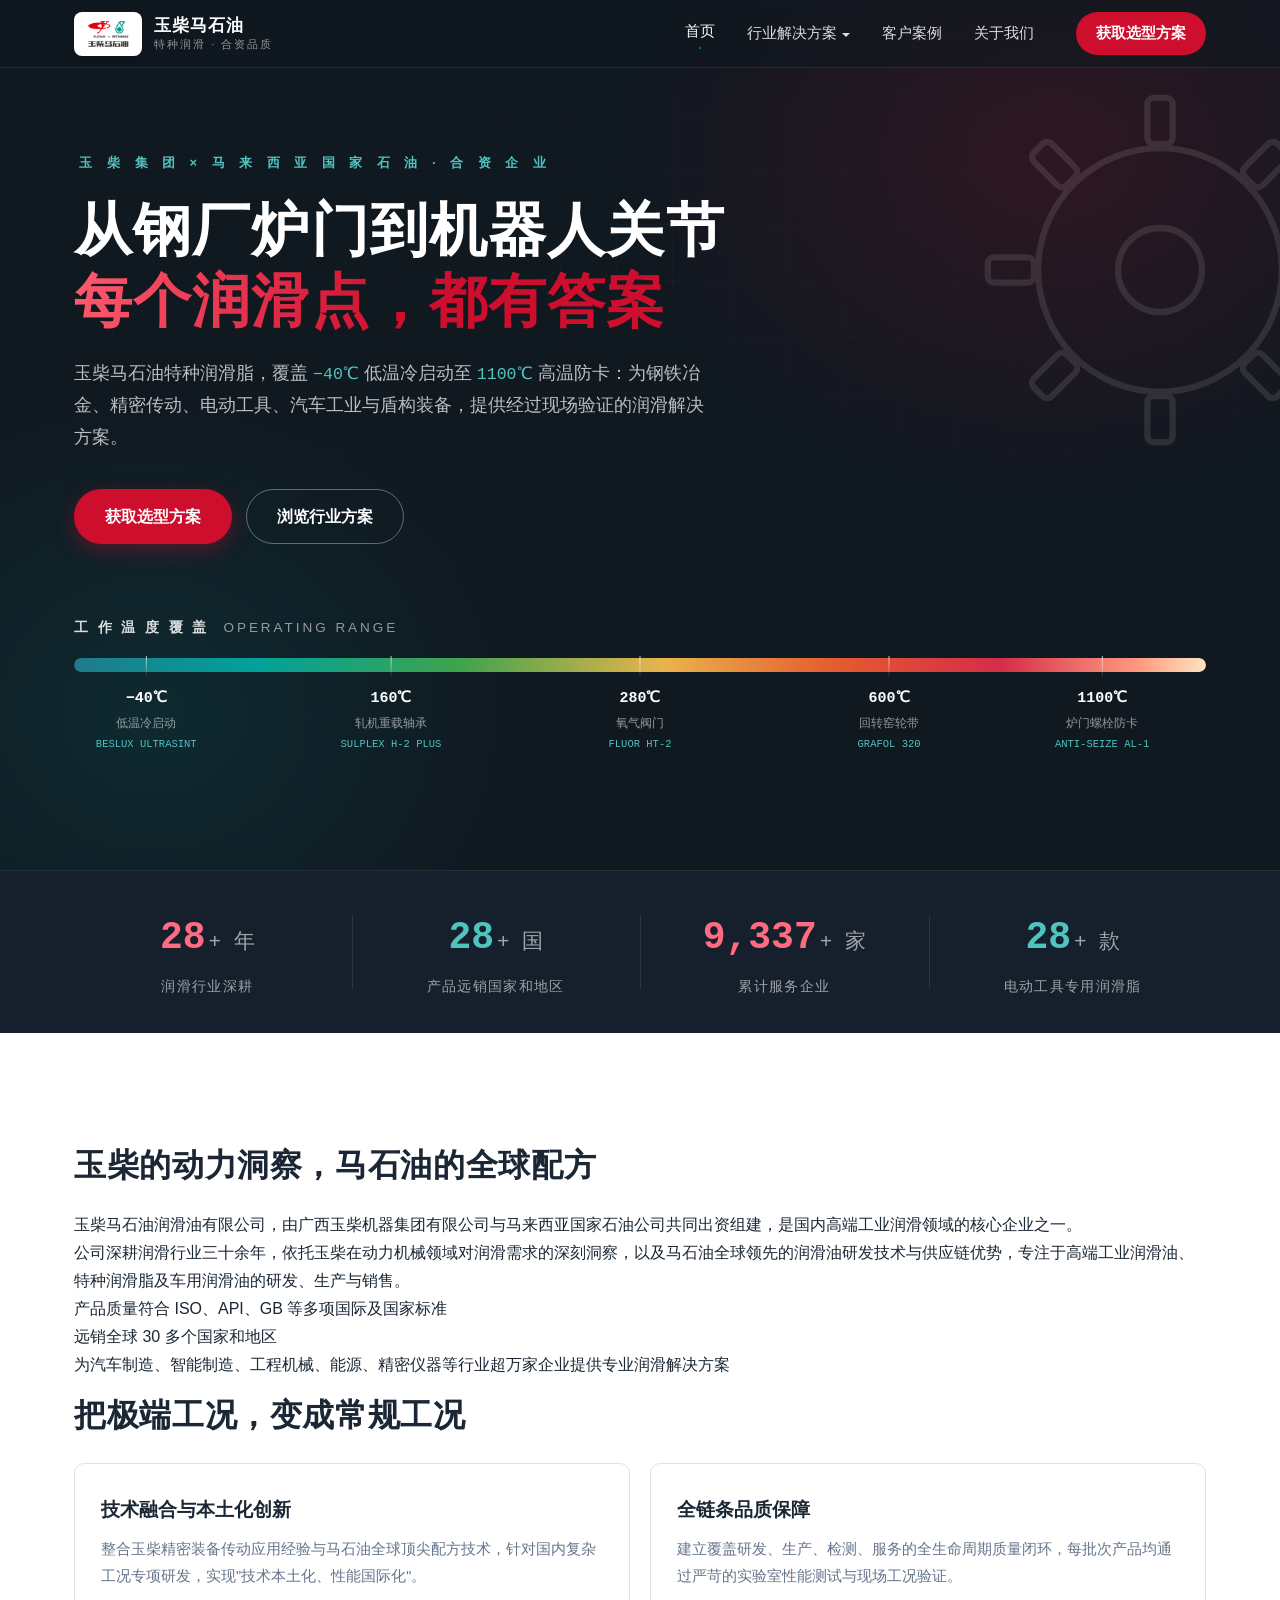
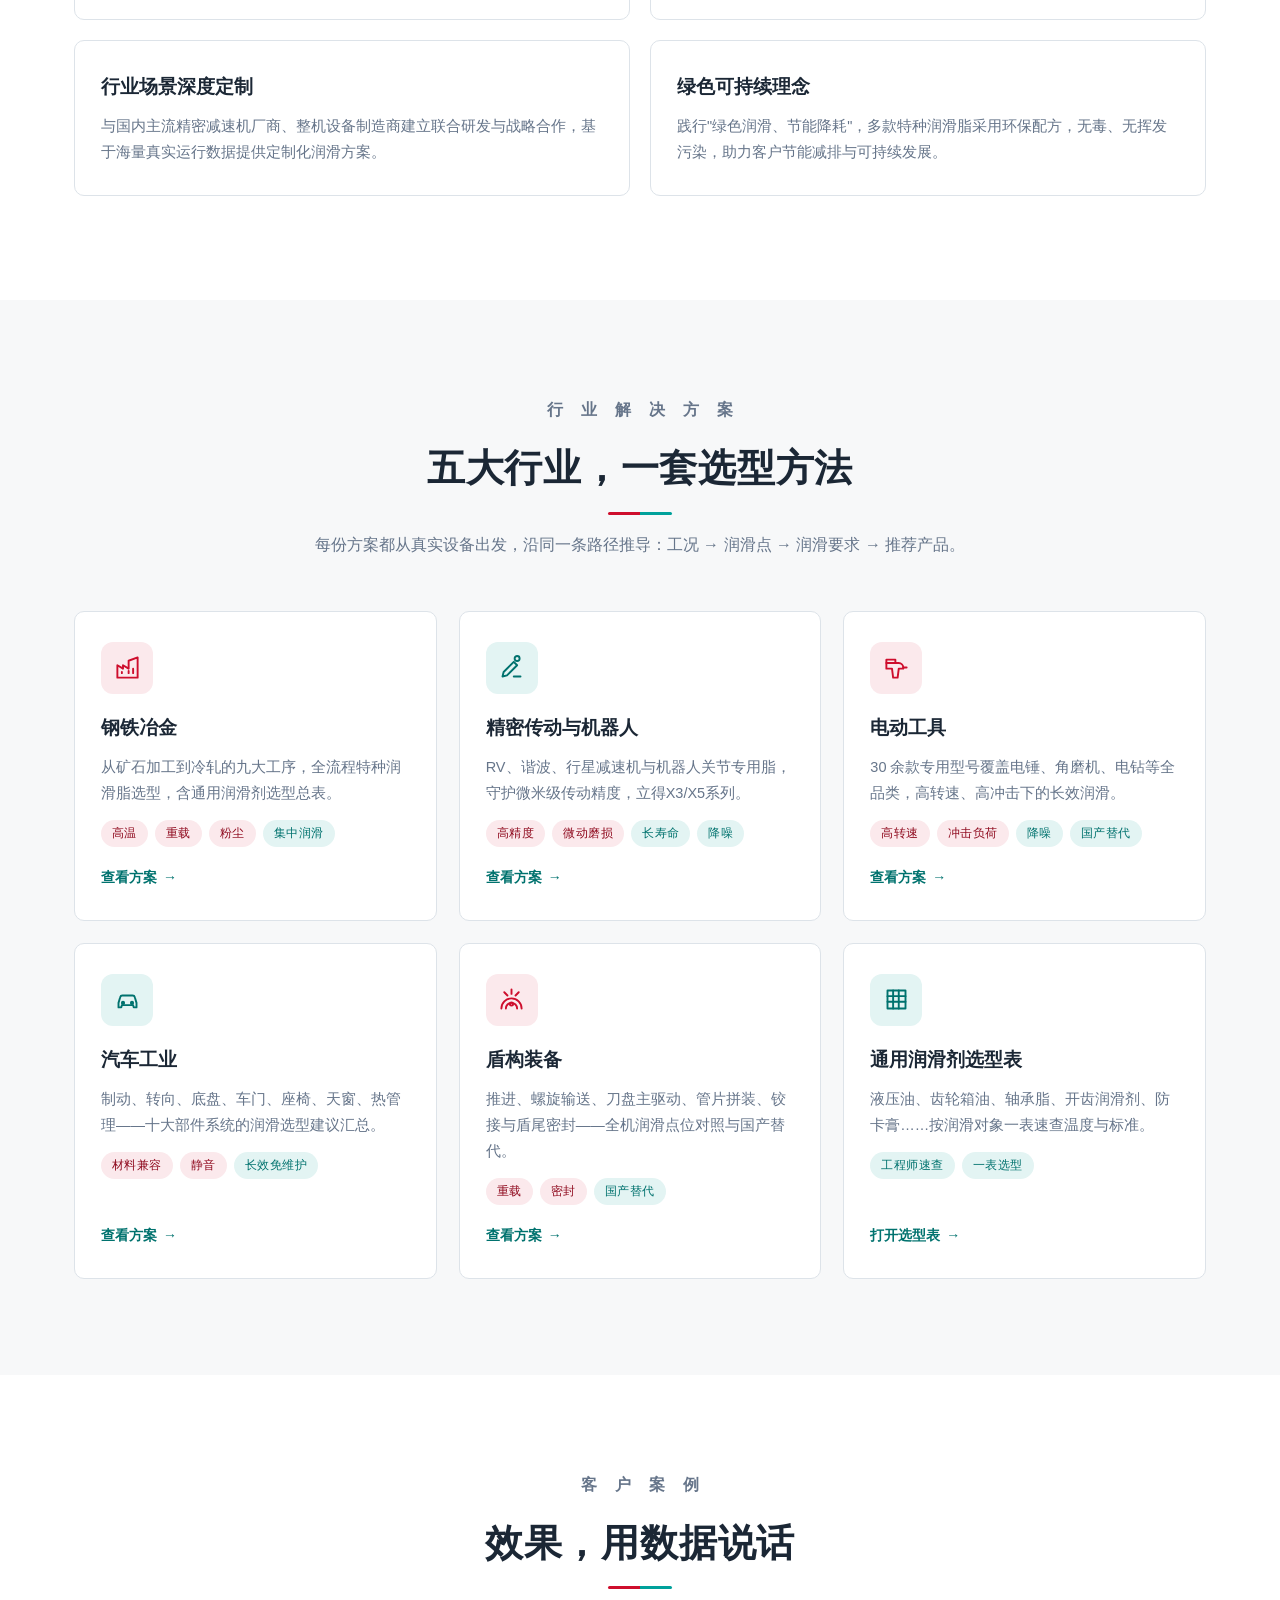
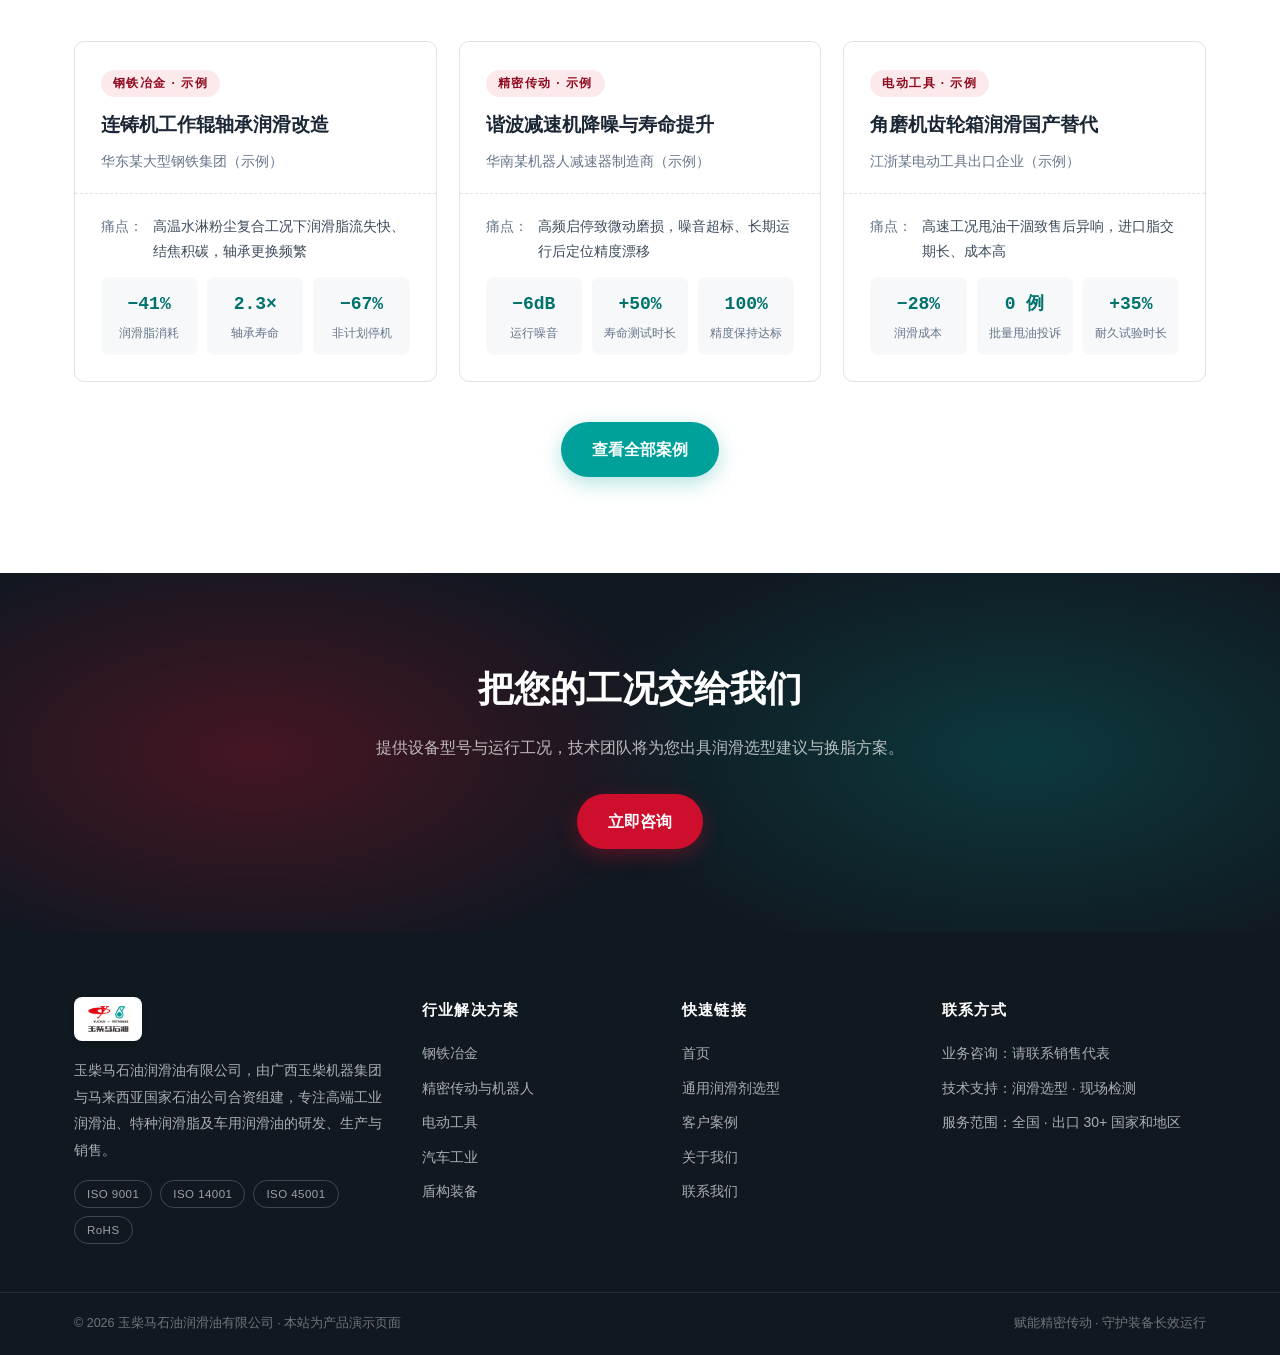
<file: index.html>
<!DOCTYPE html>
<html lang="zh-CN">
<head>
<meta charset="UTF-8">
<meta name="viewport" content="width=device-width, initial-scale=1.0">
<title>玉柴马石油 · 特种润滑解决方案</title>
<meta name="description" content="玉柴马石油润滑油有限公司——玉柴集团与马来西亚国家石油公司合资企业，为钢铁冶金、精密传动、电动工具、汽车工业、盾构装备提供特种润滑脂与全套润滑解决方案。">
<link rel="icon" type="image/png" href="assets/img/logo.png">
<link rel="stylesheet" href="assets/css/style.css">
</head>
<body>

<header class="nav" id="nav">
  <div class="nav-inner">
    <a class="brand" href="index.html" aria-label="玉柴马石油 首页">
      <span class="brand-chip"><img src="assets/img/logo.png" alt="玉柴马石油 YUCHAI · PETRONAS"></span>
      <span class="brand-name">玉柴马石油<small>特种润滑 · 合资品质</small></span>
    </a>
    <nav aria-label="主导航">
      <ul class="nav-links">
        <li><a class="top-link active" href="index.html">首页</a></li>
        <li>
          <a class="top-link" href="solutions/steel.html" aria-haspopup="true">行业解决方案<span class="caret"></span></a>
          <ul class="dropdown">
            <li><a href="solutions/steel.html"><span class="dot"></span>钢铁冶金</a></li>
            <li><a href="solutions/precision.html"><span class="dot"></span>精密传动与机器人</a></li>
            <li><a href="solutions/power-tools.html"><span class="dot"></span>电动工具</a></li>
            <li><a href="solutions/automotive.html"><span class="dot"></span>汽车工业</a></li>
            <li><a href="solutions/tbm.html"><span class="dot"></span>盾构装备</a></li>
          </ul>
        </li>
        <li><a class="top-link" href="cases.html">客户案例</a></li>
        <li><a class="top-link" href="about.html">关于我们</a></li>
      </ul>
    </nav>
    <a class="nav-cta" href="about.html#contact">获取选型方案</a>
    <button class="nav-burger" aria-label="打开菜单" aria-expanded="false"><span></span></button>
  </div>
</header>

<main>

<!-- 英雄区（设计元素，静态） -->
<section class="hero">
  <div class="hero-grid" aria-hidden="true"></div>
  <svg aria-hidden="true" style="position:absolute;right:-90px;top:60px;width:420px;opacity:.10" viewBox="0 0 200 200" fill="none">
    <g class="gear-spin">
      <circle cx="100" cy="100" r="58" stroke="#fff" stroke-width="3"/>
      <circle cx="100" cy="100" r="20" stroke="#fff" stroke-width="3"/>
      <g stroke="#fff" stroke-width="3">
        <rect x="94" y="18" width="12" height="22" rx="3"/><rect x="94" y="160" width="12" height="22" rx="3"/>
        <rect x="18" y="94" width="22" height="12" rx="3"/><rect x="160" y="94" width="22" height="12" rx="3"/>
        <rect x="94" y="18" width="12" height="22" rx="3" transform="rotate(45 100 100)"/>
        <rect x="94" y="160" width="12" height="22" rx="3" transform="rotate(45 100 100)"/>
        <rect x="18" y="94" width="22" height="12" rx="3" transform="rotate(45 100 100)"/>
        <rect x="160" y="94" width="22" height="12" rx="3" transform="rotate(45 100 100)"/>
      </g>
    </g>
  </svg>
  <div class="hero-inner">
    <p class="eyebrow">玉 柴 集 团 × 马 来 西 亚 国 家 石 油 · 合 资 企 业</p>
    <h1>从钢厂炉门到机器人关节<br><span class="accent">每个润滑点，都有答案</span></h1>
    <p class="hero-sub">玉柴马石油特种润滑脂，覆盖 <span class="mono">−40℃</span> 低温冷启动至 <span class="mono">1100℃</span> 高温防卡：为钢铁冶金、精密传动、电动工具、汽车工业与盾构装备，提供经过现场验证的润滑解决方案。</p>
    <div class="hero-actions">
      <a class="btn btn-red" href="about.html#contact">获取选型方案</a>
      <a class="btn btn-ghost" href="solutions/steel.html">浏览行业方案</a>
    </div>

    <div class="temp-band" aria-label="产品工作温度覆盖范围示意">
      <div class="temp-band-title"><strong>工 作 温 度 覆 盖</strong><span>OPERATING RANGE</span></div>
      <div class="temp-track"><div class="temp-fill"></div></div>
      <div class="temp-ticks">
        <div class="temp-tick start" style="left:3%"><div class="t-val">−40℃</div><div class="t-label">低温冷启动</div><div class="t-prod">BESLUX ULTRASINT</div></div>
        <div class="temp-tick" style="left:28%"><div class="t-val">160℃</div><div class="t-label">轧机重载轴承</div><div class="t-prod">SULPLEX H-2 PLUS</div></div>
        <div class="temp-tick" style="left:50%"><div class="t-val">280℃</div><div class="t-label">氧气阀门</div><div class="t-prod">FLUOR HT-2</div></div>
        <div class="temp-tick" style="left:72%"><div class="t-val">600℃</div><div class="t-label">回转窑轮带</div><div class="t-prod">GRAFOL 320</div></div>
        <div class="temp-tick end" style="left:94%"><div class="t-val">1100℃</div><div class="t-label">炉门螺栓防卡</div><div class="t-prod">ANTI-SEIZE AL-1</div></div>
      </div>
    </div>
  </div>
</section>

<!-- 数据条（静态） -->
<section class="stats" aria-label="公司关键数据">
  <div class="stats-inner">
    <div class="stat reveal"><div class="num" data-count="30">0<span class="unit">+ 年</span></div><div class="lbl">润滑行业深耕</div></div>
    <div class="stat reveal d1"><div class="num" data-count="30">0<span class="unit">+ 国</span></div><div class="lbl">产品远销国家和地区</div></div>
    <div class="stat reveal d2"><div class="num" data-count="10000">0<span class="unit">+ 家</span></div><div class="lbl">累计服务企业</div></div>
    <div class="stat reveal d3"><div class="num" data-count="30">0<span class="unit">+ 款</span></div><div class="lbl">电动工具专用润滑脂</div></div>
  </div>
</section>

<!-- 首页正文（Markdown 驱动，可编辑） -->
<section class="section">
  <div class="container">
    <div id="home-content" data-content="content/pages/home.md" data-base=""></div>
  </div>
</section>

<!-- 行业解决方案（导航入口，静态） -->
<section class="section tint" id="solutions">
  <div class="container">
    <div class="section-head center reveal">
      <p class="eyebrow">行 业 解 决 方 案</p>
      <h2>五大行业，一套选型方法</h2>
      <div class="seam"></div>
      <p>每份方案都从真实设备出发，沿同一条路径推导：工况 → 润滑点 → 润滑要求 → 推荐产品。</p>
    </div>
    <div class="grid c3">
      <a class="card industry-card reveal" href="solutions/steel.html">
        <div class="icon red"><svg viewBox="0 0 24 24" fill="none" stroke="currentColor" stroke-width="1.7" stroke-linecap="round" stroke-linejoin="round"><path d="M3 21V10l5 3V10l5 3V6l8-3v18H3z"/><path d="M17 13v4M13 15v2M7 16v1"/></svg></div>
        <h3>钢铁冶金</h3>
        <p>从矿石加工到冷轧的九大工序，全流程特种润滑脂选型，含通用润滑剂选型总表。</p>
        <div class="chips"><span class="chip">高温</span><span class="chip">重载</span><span class="chip">粉尘</span><span class="chip teal">集中润滑</span></div>
        <span class="more">查看方案</span>
      </a>
      <a class="card industry-card reveal d1" href="solutions/precision.html">
        <div class="icon"><svg viewBox="0 0 24 24" fill="none" stroke="currentColor" stroke-width="1.7" stroke-linecap="round" stroke-linejoin="round"><path d="M4 20l4-1 9-9-3-3-9 9-1 4z"/><circle cx="17" cy="4" r="2.2"/><path d="M14 20h6"/></svg></div>
        <h3>精密传动与机器人</h3>
        <p>RV、谐波、行星减速机与机器人关节专用脂，守护微米级传动精度，立得X3/X5系列。</p>
        <div class="chips"><span class="chip">高精度</span><span class="chip">微动磨损</span><span class="chip teal">长寿命</span><span class="chip teal">降噪</span></div>
        <span class="more">查看方案</span>
      </a>
      <a class="card industry-card reveal d2" href="solutions/power-tools.html">
        <div class="icon red"><svg viewBox="0 0 24 24" fill="none" stroke="currentColor" stroke-width="1.7" stroke-linecap="round" stroke-linejoin="round"><path d="M3 8h11a4 4 0 0 1 4 4v1h-4l-1 8h-4l-1-8H3V8z"/><path d="M18 12h3M3 8V5h8v3"/></svg></div>
        <h3>电动工具</h3>
        <p>30 余款专用型号覆盖电锤、角磨机、电钻等全品类，高转速、高冲击下的长效润滑。</p>
        <div class="chips"><span class="chip">高转速</span><span class="chip">冲击负荷</span><span class="chip teal">降噪</span><span class="chip teal">国产替代</span></div>
        <span class="more">查看方案</span>
      </a>
      <a class="card industry-card reveal" href="solutions/automotive.html">
        <div class="icon"><svg viewBox="0 0 24 24" fill="none" stroke="currentColor" stroke-width="1.7" stroke-linecap="round" stroke-linejoin="round"><path d="M4 15l1.5-5A2 2 0 0 1 7.4 8.5h9.2a2 2 0 0 1 1.9 1.5L20 15v4h-2.5l-.5-2H7l-.5 2H4v-4z"/><circle cx="8" cy="15" r="1"/><circle cx="16" cy="15" r="1"/></svg></div>
        <h3>汽车工业</h3>
        <p>制动、转向、底盘、车门、座椅、天窗、热管理——十大部件系统的润滑选型建议汇总。</p>
        <div class="chips"><span class="chip">材料兼容</span><span class="chip">静音</span><span class="chip teal">长效免维护</span></div>
        <span class="more">查看方案</span>
      </a>
      <a class="card industry-card reveal d1" href="solutions/tbm.html">
        <div class="icon red"><svg viewBox="0 0 24 24" fill="none" stroke="currentColor" stroke-width="1.7" stroke-linecap="round" stroke-linejoin="round"><path d="M3 20a9 9 0 0 1 18 0"/><path d="M7 20a5 5 0 0 1 10 0"/><circle cx="12" cy="16" r="1.4"/><path d="M12 3v4M5.6 5.6l2.8 2.8M18.4 5.6l-2.8 2.8"/></svg></div>
        <h3>盾构装备</h3>
        <p>推进、螺旋输送、刀盘主驱动、管片拼装、铰接与盾尾密封——全机润滑点位对照与国产替代。</p>
        <div class="chips"><span class="chip">重载</span><span class="chip">密封</span><span class="chip teal">国产替代</span></div>
        <span class="more">查看方案</span>
      </a>
      <a class="card industry-card reveal d2" href="solutions/steel.html#钢铁行业通用润滑剂选型">
        <div class="icon"><svg viewBox="0 0 24 24" fill="none" stroke="currentColor" stroke-width="1.7" stroke-linecap="round" stroke-linejoin="round"><path d="M4 4h16v16H4z"/><path d="M4 9h16M4 14h16M9 4v16M14 4v16"/></svg></div>
        <h3>通用润滑剂选型表</h3>
        <p>液压油、齿轮箱油、轴承脂、开齿润滑剂、防卡膏……按润滑对象一表速查温度与标准。</p>
        <div class="chips"><span class="chip teal">工程师速查</span><span class="chip teal">一表选型</span></div>
        <span class="more">打开选型表</span>
      </a>
    </div>
  </div>
</section>

<!-- 案例预览（由 manifest 动态生成） -->
<section class="section">
  <div class="container">
    <div class="section-head center reveal">
      <p class="eyebrow">客 户 案 例</p>
      <h2>效果，用数据说话</h2>
      <div class="seam"></div>
    </div>
    <div class="grid c3" id="home-cases"></div>
    <div style="text-align:center;margin-top:40px" class="reveal">
      <a class="btn btn-teal" href="cases.html">查看全部案例</a>
    </div>
  </div>
</section>

<section class="cta-band">
  <div class="container reveal">
    <h2>把您的工况交给我们</h2>
    <p>提供设备型号与运行工况，技术团队将为您出具润滑选型建议与换脂方案。</p>
    <a class="btn btn-red" href="about.html#contact">立即咨询</a>
  </div>
</section>

</main>


<footer class="footer">
  <div class="footer-main">
    <div>
      <span class="brand-chip"><img src="assets/img/logo.png" alt="玉柴马石油"></span>
      <p>玉柴马石油润滑油有限公司，由广西玉柴机器集团与马来西亚国家石油公司合资组建，专注高端工业润滑油、特种润滑脂及车用润滑油的研发、生产与销售。</p>
      <div class="badges">
        <span class="badge">ISO 9001</span><span class="badge">ISO 14001</span>
        <span class="badge">ISO 45001</span><span class="badge">RoHS</span>
      </div>
    </div>
    <div>
      <h4>行业解决方案</h4>
      <ul>
        <li><a href="solutions/steel.html">钢铁冶金</a></li>
        <li><a href="solutions/precision.html">精密传动与机器人</a></li>
        <li><a href="solutions/power-tools.html">电动工具</a></li>
        <li><a href="solutions/automotive.html">汽车工业</a></li>
        <li><a href="solutions/tbm.html">盾构装备</a></li>
      </ul>
    </div>
    <div>
      <h4>快速链接</h4>
      <ul>
        <li><a href="index.html">首页</a></li>
        <li><a href="solutions/steel.html#钢铁行业通用润滑剂选型">通用润滑剂选型</a></li>
        <li><a href="cases.html">客户案例</a></li>
        <li><a href="about.html">关于我们</a></li>
        <li><a href="about.html#contact">联系我们</a></li>
      </ul>
    </div>
    <div>
      <h4>联系方式</h4>
      <ul>
        <li>业务咨询：请联系销售代表</li>
        <li>技术支持：润滑选型 · 现场检测</li>
        <li>服务范围：全国 · 出口 30+ 国家和地区</li>
      </ul>
    </div>
  </div>
  <div class="footer-bottom">
    <div class="inner">
      <span>© 2026 玉柴马石油润滑油有限公司 · 本站为产品演示页面</span>
      <span>赋能精密传动 · 守护装备长效运行</span>
    </div>
  </div>
</footer>

<script src="assets/js/main.js"></script>
<script src="assets/js/vendor/marked.min.js"></script>
<script src="assets/js/md-render.js"></script>
</body>
</html>
</file>
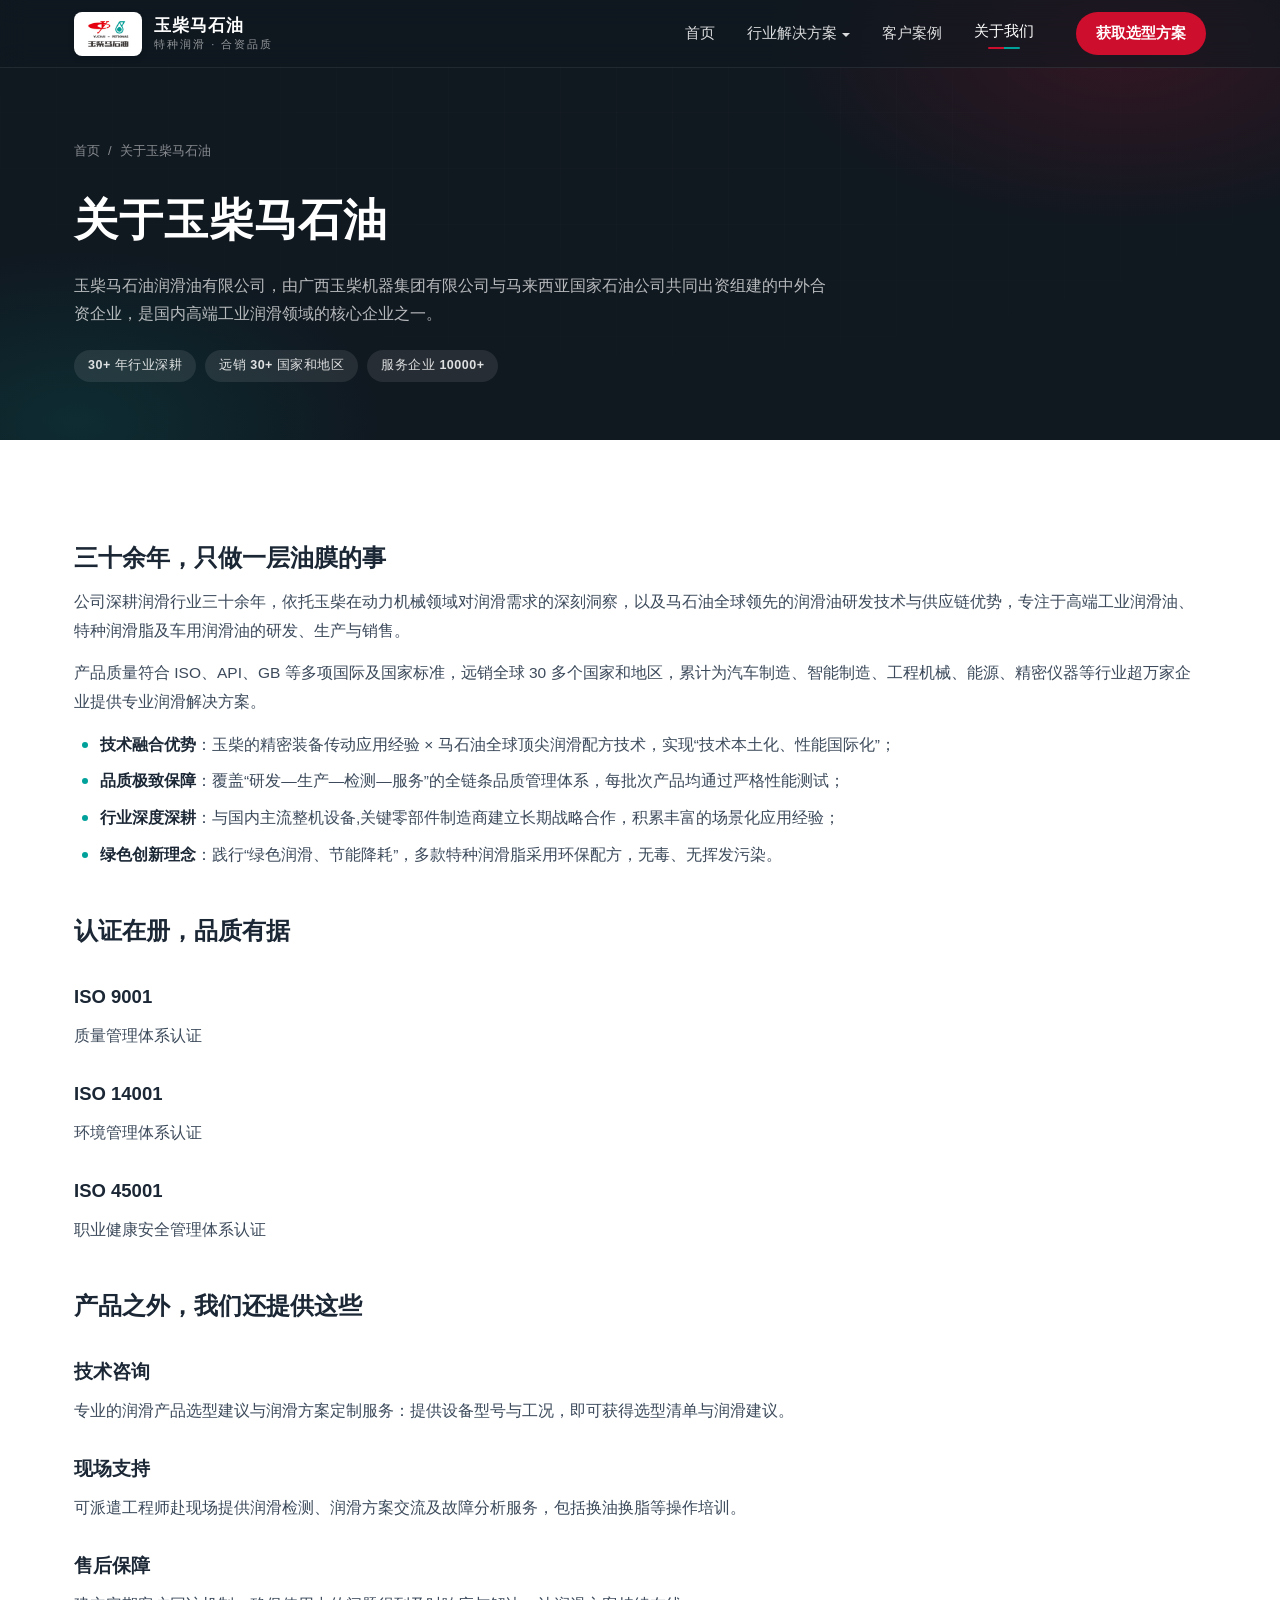
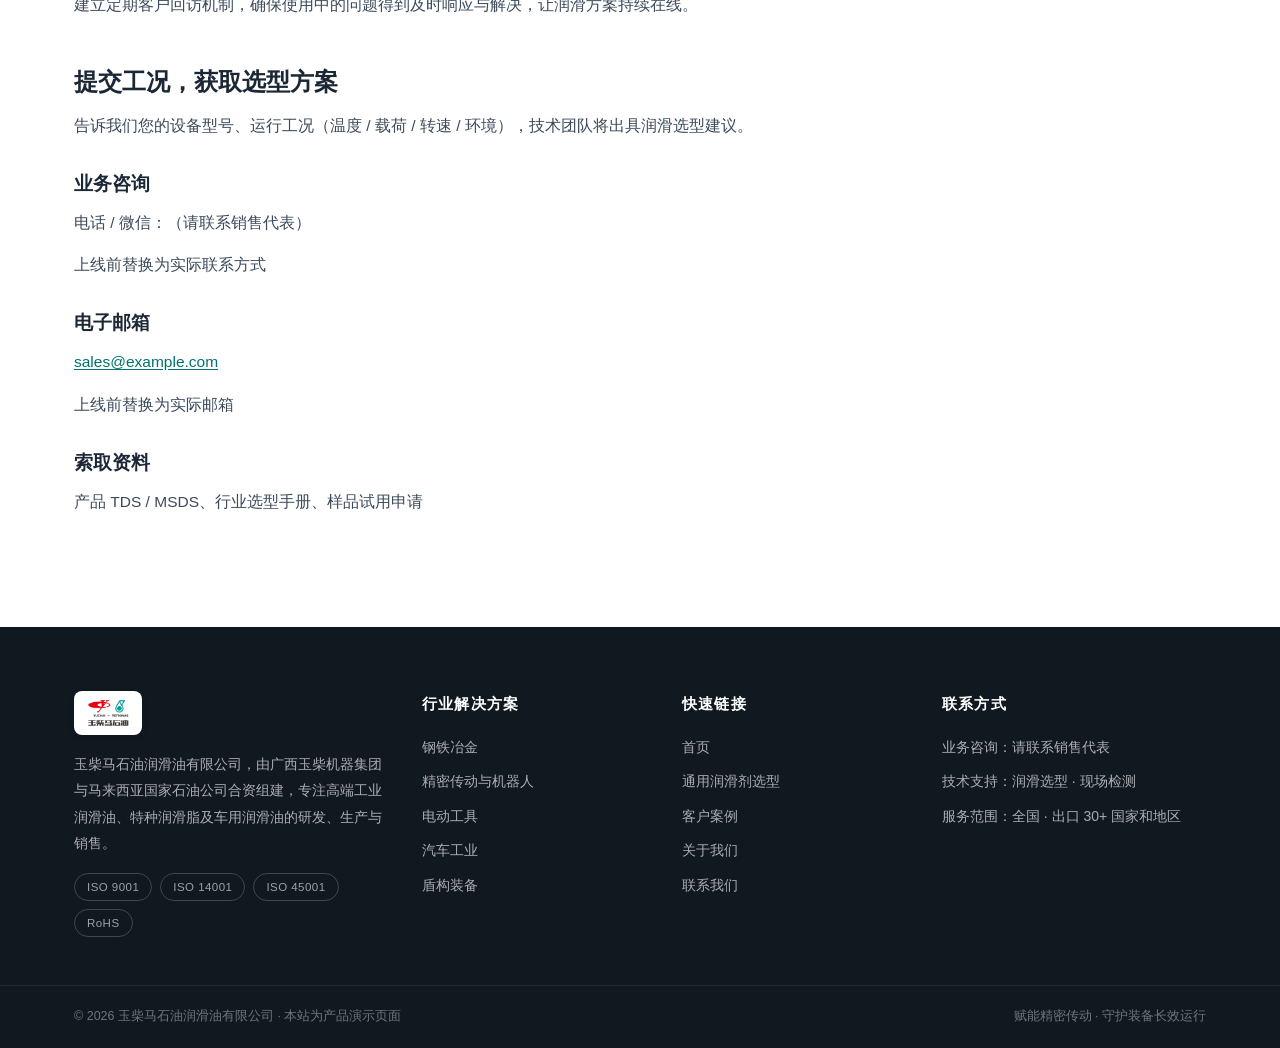
<file: about.html>
<!DOCTYPE html>
<html lang="zh-CN">
<head>
<meta charset="UTF-8">
<meta name="viewport" content="width=device-width, initial-scale=1.0">
<title>关于我们 · 玉柴马石油</title>
<meta name="description" content="玉柴马石油润滑油有限公司简介：合资背景、品牌优势、质量认证（ISO 9001/14001/45001、RoHS）与服务支持。">
<link rel="icon" type="image/png" href="assets/img/logo.png">
<link rel="stylesheet" href="assets/css/style.css">
</head>
<body>

<header class="nav" id="nav">
  <div class="nav-inner">
    <a class="brand" href="index.html" aria-label="玉柴马石油 首页">
      <span class="brand-chip"><img src="assets/img/logo.png" alt="玉柴马石油 YUCHAI · PETRONAS"></span>
      <span class="brand-name">玉柴马石油<small>特种润滑 · 合资品质</small></span>
    </a>
    <nav aria-label="主导航">
      <ul class="nav-links">
        <li><a class="top-link" href="index.html">首页</a></li>
        <li>
          <a class="top-link" href="solutions/steel.html" aria-haspopup="true">行业解决方案<span class="caret"></span></a>
          <ul class="dropdown">
            <li><a href="solutions/steel.html"><span class="dot"></span>钢铁冶金</a></li>
            <li><a href="solutions/precision.html"><span class="dot"></span>精密传动与机器人</a></li>
            <li><a href="solutions/power-tools.html"><span class="dot"></span>电动工具</a></li>
            <li><a href="solutions/automotive.html"><span class="dot"></span>汽车工业</a></li>
            <li><a href="solutions/tbm.html"><span class="dot"></span>盾构装备</a></li>
          </ul>
        </li>
        <li><a class="top-link" href="cases.html">客户案例</a></li>
        <li><a class="top-link active" href="about.html">关于我们</a></li>
      </ul>
    </nav>
    <a class="nav-cta" href="about.html#contact">获取选型方案</a>
    <button class="nav-burger" aria-label="打开菜单" aria-expanded="false"><span></span></button>
  </div>
</header>

<main>
  <div id="page-root" data-layout="doc" data-base="" data-content="content/pages/about.md"></div>
</main>


<footer class="footer">
  <div class="footer-main">
    <div>
      <span class="brand-chip"><img src="assets/img/logo.png" alt="玉柴马石油"></span>
      <p>玉柴马石油润滑油有限公司，由广西玉柴机器集团与马来西亚国家石油公司合资组建，专注高端工业润滑油、特种润滑脂及车用润滑油的研发、生产与销售。</p>
      <div class="badges">
        <span class="badge">ISO 9001</span><span class="badge">ISO 14001</span>
        <span class="badge">ISO 45001</span><span class="badge">RoHS</span>
      </div>
    </div>
    <div>
      <h4>行业解决方案</h4>
      <ul>
        <li><a href="solutions/steel.html">钢铁冶金</a></li>
        <li><a href="solutions/precision.html">精密传动与机器人</a></li>
        <li><a href="solutions/power-tools.html">电动工具</a></li>
        <li><a href="solutions/automotive.html">汽车工业</a></li>
        <li><a href="solutions/tbm.html">盾构装备</a></li>
      </ul>
    </div>
    <div>
      <h4>快速链接</h4>
      <ul>
        <li><a href="index.html">首页</a></li>
        <li><a href="solutions/steel.html#钢铁行业通用润滑剂选型">通用润滑剂选型</a></li>
        <li><a href="cases.html">客户案例</a></li>
        <li><a href="about.html">关于我们</a></li>
        <li><a href="about.html#contact">联系我们</a></li>
      </ul>
    </div>
    <div>
      <h4>联系方式</h4>
      <ul>
        <li>业务咨询：请联系销售代表</li>
        <li>技术支持：润滑选型 · 现场检测</li>
        <li>服务范围：全国 · 出口 30+ 国家和地区</li>
      </ul>
    </div>
  </div>
  <div class="footer-bottom">
    <div class="inner">
      <span>© 2026 玉柴马石油润滑油有限公司 · 本站为产品演示页面</span>
      <span>赋能精密传动 · 守护装备长效运行</span>
    </div>
  </div>
</footer>

<script src="assets/js/main.js"></script>
<script src="assets/js/vendor/marked.min.js"></script>
<script src="assets/js/md-render.js"></script>
</body>
</html>
</file>
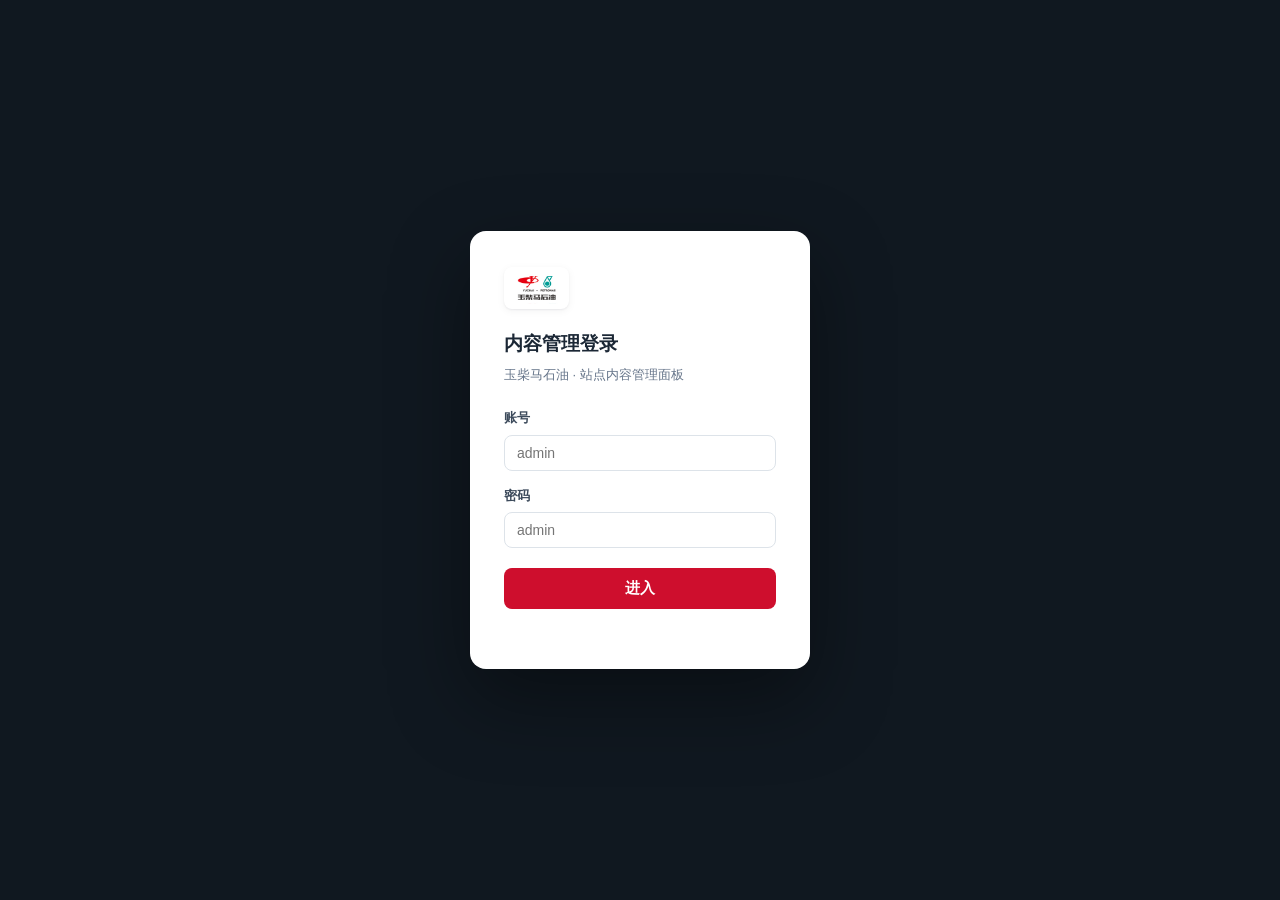
<file: admin.html>
<!DOCTYPE html>
<html lang="zh-CN">
<head>
<meta charset="UTF-8">
<meta name="viewport" content="width=device-width, initial-scale=1.0">
<title>内容管理 · 玉柴马石油</title>
<meta name="robots" content="noindex, nofollow">
<link rel="icon" type="image/png" href="assets/img/logo.png">
<link rel="stylesheet" href="assets/css/style.css">
<style>
  body { background: #eef1f4; }
  .admin-topbar {
    position: sticky; top: 0; z-index: 50; height: 56px; background: var(--black);
    display: flex; align-items: center; gap: 14px; padding: 0 20px; color: #fff;
  }
  .admin-topbar .brand-chip img { height: 28px; }
  .admin-topbar h1 { font-size: 15px; font-weight: 700; letter-spacing: .04em; }
  .admin-topbar .tag { font-size: 11px; color: rgba(255,255,255,.5); border: 1px solid rgba(255,255,255,.2); border-radius: 999px; padding: 2px 9px; }
  .admin-topbar .spacer { margin-left: auto; }
  .admin-topbar button { background: rgba(255,255,255,.1); color: #fff; border: none; border-radius: 7px; padding: 7px 14px; font-size: 13px; }
  .admin-topbar button:hover { background: rgba(255,255,255,.18); }
  .admin-wrap { display: grid; grid-template-columns: 250px minmax(0,1fr); gap: 0; min-height: calc(100vh - 56px); }
  .admin-side { background: #fff; border-right: 1px solid var(--line); padding: 18px 14px; }
  .admin-side .grp { font-size: 11px; letter-spacing: .2em; color: var(--gray); margin: 16px 8px 8px; }
  .admin-side .grp:first-child { margin-top: 0; }
  .admin-side button.cat {
    display: block; width: 100%; text-align: left; background: none; border: none;
    padding: 10px 12px; border-radius: 8px; font-size: 14.5px; color: var(--ink); margin-bottom: 2px;
  }
  .admin-side button.cat:hover { background: var(--bg); }
  .admin-side button.cat.active { background: var(--teal-soft); color: var(--teal-deep); font-weight: 600; }
  .admin-main { padding: 24px 28px 60px; max-width: 1180px; }
  .notice { background: #FFF7E6; border: 1px solid #FFE0A3; color: #8a5a00; border-radius: 10px; padding: 12px 16px; font-size: 13px; margin-bottom: 20px; line-height: 1.7; }
  .notice b { color: #6b4600; }
  .panel { background: #fff; border: 1px solid var(--line); border-radius: 12px; padding: 22px 24px; margin-bottom: 20px; box-shadow: var(--shadow-sm); }
  .panel h2 { font-size: 16px; font-weight: 700; margin-bottom: 4px; }
  .panel .hint { font-size: 12.5px; color: var(--gray); margin-bottom: 16px; }
  .field { margin-bottom: 14px; }
  .field label { display: block; font-size: 13px; font-weight: 600; color: var(--slate); margin-bottom: 5px; }
  .field input, .field select, .field textarea {
    width: 100%; border: 1px solid var(--line); border-radius: 8px; padding: 9px 12px;
    font-size: 14px; font-family: var(--sans); color: var(--ink); background: #fff;
  }
  .field input:focus, .field textarea:focus, .field select:focus { outline: none; border-color: var(--teal); box-shadow: 0 0 0 3px var(--teal-soft); }
  .field .sub { font-size: 11.5px; color: var(--gray); margin-top: 4px; }
  .row3 { display: grid; grid-template-columns: repeat(3, 1fr); gap: 12px; }
  .row2 { display: grid; grid-template-columns: 1fr 1fr; gap: 12px; }
  .editor-head { display: flex; align-items: center; gap: 10px; margin-bottom: 10px; flex-wrap: wrap; }
  .editor-head .grow { margin-left: auto; }
  .btn-sm { background: var(--bg); border: 1px solid var(--line); border-radius: 7px; padding: 7px 13px; font-size: 13px; color: var(--ink); }
  .btn-sm:hover { background: #e9edf1; }
  .btn-sm.on { background: var(--teal-soft); border-color: var(--teal); color: var(--teal-deep); }
  textarea#editor { min-height: 420px; font-family: var(--mono); font-size: 13px; line-height: 1.7; resize: vertical; white-space: pre; overflow-wrap: normal; }
  .split-edit { display: grid; grid-template-columns: 1fr 1fr; gap: 18px; }
  .split-edit.single { grid-template-columns: 1fr; }
  .preview-box { border: 1px solid var(--line); border-radius: 8px; padding: 18px 20px; background: #fff; overflow: auto; max-height: 640px; }
  .preview-box .prose { font-size: 14px; }
  .pub-tabs { display: flex; gap: 6px; margin-bottom: 16px; }
  .pub-tabs button { flex: 1; padding: 10px; border: 1px solid var(--line); background: var(--bg); border-radius: 8px; font-size: 13.5px; font-weight: 600; color: var(--slate); }
  .pub-tabs button.active { background: var(--ink); color: #fff; border-color: var(--ink); }
  .pub-body { display: none; }
  .pub-body.active { display: block; }
  .btn-primary { background: var(--red); color: #fff; border: none; border-radius: 8px; padding: 11px 22px; font-size: 14.5px; font-weight: 600; }
  .btn-primary:hover { background: var(--red-deep); }
  .btn-primary:disabled { opacity: .5; }
  .btn-teal2 { background: var(--teal); color: #fff; border: none; border-radius: 8px; padding: 11px 22px; font-size: 14.5px; font-weight: 600; }
  .btn-teal2:hover { background: var(--teal-deep); }
  .log { font-family: var(--mono); font-size: 12.5px; background: #0f1720; color: #cfe; border-radius: 8px; padding: 12px 14px; margin-top: 14px; white-space: pre-wrap; line-height: 1.7; display: none; }
  .log.show { display: block; }
  .log .ok { color: #7fe0a0; } .log .err { color: #ff8a9c; } .log .muted { color: #7d90a3; }
  .steps { font-size: 13px; color: var(--slate); line-height: 1.9; }
  .steps code { background: var(--bg); border-radius: 4px; padding: 1px 6px; font-family: var(--mono); font-size: 12px; }
  /* 登录门 */
  .gate { position: fixed; inset: 0; background: var(--black); display: grid; place-items: center; z-index: 200; }
  .gate-card { background: #fff; border-radius: 16px; padding: 36px 34px; width: 340px; box-shadow: 0 30px 80px rgba(0,0,0,.4); }
  .gate-card .brand-chip { display: inline-flex; margin-bottom: 18px; }
  .gate-card h2 { font-size: 19px; font-weight: 800; margin-bottom: 4px; }
  .gate-card p { font-size: 13px; color: var(--gray); margin-bottom: 20px; }
  .gate-card .err { color: var(--red); font-size: 12.5px; margin-top: 8px; min-height: 16px; }
  @media (max-width: 860px) {
    .admin-wrap { grid-template-columns: 1fr; }
    .admin-side { border-right: none; border-bottom: 1px solid var(--line); }
    .split-edit { grid-template-columns: 1fr; }
    .row3 { grid-template-columns: 1fr; }
  }
</style>
</head>
<body>

<!-- 登录门 -->
<div class="gate" id="gate">
  <form class="gate-card" id="gateForm">
    <span class="brand-chip"><img src="assets/img/logo.png" alt="玉柴马石油" style="height:32px"></span>
    <h2>内容管理登录</h2>
    <p>玉柴马石油 · 站点内容管理面板</p>
    <div class="field"><label>账号</label><input id="gUser" autocomplete="username" placeholder="admin"></div>
    <div class="field"><label>密码</label><input id="gPass" type="password" autocomplete="current-password" placeholder="admin"></div>
    <button class="btn-primary" style="width:100%;margin-top:6px" type="submit">进入</button>
    <div class="err" id="gErr"></div>
  </form>
</div>

<div id="app" style="display:none">
  <div class="admin-topbar">
    <span class="brand-chip"><img src="assets/img/logo.png" alt=""></span>
    <h1>内容管理面板</h1>
    <span class="tag">玉柴马石油</span>
    <div class="spacer"></div>
    <button id="viewSite" type="button">查看网站 ↗</button>
    <button id="logout" type="button">退出</button>
  </div>

  <div class="admin-wrap">
    <nav class="admin-side" id="side"></nav>

    <main class="admin-main">
      <div class="notice">
        <b>说明：</b>本页面账号密码仅为简单门槛，请勿把本页网址分享给他人。真正的"一键发布"需要一个 GitHub 令牌（下方"令牌发布"）；若不使用令牌，可用"下载文件"再手动提交。
        每次发布后，网站约 1 分钟自动更新。
      </div>

      <!-- 案例元数据表单 -->
      <div class="panel" id="casePanel" style="display:none">
        <h2>案例信息</h2>
        <p class="hint">下列字段会生成案例卡片与页头；正文在下方编辑区按模板填写。</p>
        <div class="field">
          <label>选择案例</label>
          <select id="caseSelect"><option value="__new__">➕ 新建案例</option></select>
        </div>
        <div class="row2">
          <div class="field"><label>标题</label><input id="cTitle" placeholder="连铸机工作辊轴承润滑改造"></div>
          <div class="field"><label>网址标识 slug（英文/拼音）</label><input id="cSlug" placeholder="steel-caster-2026"><div class="sub">用于网址与文件名，只能用字母、数字、连字符</div></div>
        </div>
        <div class="row3">
          <div class="field"><label>客户名称</label><input id="cClient" placeholder="华东某大型钢铁集团"></div>
          <div class="field"><label>行业类别</label><input id="cIndustry" placeholder="钢铁冶金 · 炼钢连铸"></div>
          <div class="field"><label>日期</label><input id="cDate" placeholder="2026-05"></div>
        </div>
        <div class="row2">
          <div class="field"><label>卡片标签</label><input id="cTag" placeholder="钢铁冶金 · 示例"></div>
          <div class="field"><label>一句话痛点（卡片摘要）</label><input id="cSummary" placeholder="高温水淋工况下润滑脂流失快"></div>
        </div>
        <div class="field">
          <label>三个关键指标（格式：数值 | 说明）</label>
          <div class="row3">
            <input id="cM1" placeholder="−41% | 润滑脂消耗">
            <input id="cM2" placeholder="2.3× | 轴承寿命">
            <input id="cM3" placeholder="−67% | 非计划停机">
          </div>
        </div>
      </div>

      <!-- 编辑区 -->
      <div class="panel">
        <div class="editor-head">
          <h2 style="margin:0" id="editorTitle">正文（Markdown）</h2>
          <span class="hint" id="editorPath" style="margin:0"></span>
          <div class="grow"></div>
          <label class="btn-sm" style="cursor:pointer">上传 .md 文件<input type="file" id="fileUp" accept=".md,.markdown,text/markdown" hidden></label>
          <button class="btn-sm" id="loadCur" type="button">载入当前线上内容</button>
          <button class="btn-sm on" id="togglePv" type="button">预览：开</button>
        </div>
        <div class="split-edit" id="splitEdit">
          <textarea id="editor" spellcheck="false" placeholder="在此编辑 Markdown 内容…"></textarea>
          <div class="preview-box"><div class="prose" id="preview"></div></div>
        </div>
      </div>

      <!-- 发布 -->
      <div class="panel">
        <h2>发布</h2>
        <p class="hint">仓库：<span class="mono">JamesQiu2005/yuchai-petronas-lube</span></p>
        <div class="pub-tabs">
          <button id="tabToken" class="active" type="button">令牌一键发布</button>
          <button id="tabDownload" type="button">下载文件手动提交</button>
        </div>

        <div class="pub-body active" id="bodyToken">
          <div class="field">
            <label>GitHub 令牌（Personal Access Token）</label>
            <input id="pat" type="password" placeholder="ghp_… 或 github_pat_…">
            <div class="sub">仅存在本浏览器（localStorage），不会上传到网站。建议用<b>细粒度令牌</b>，仅授予本仓库的 Contents 读写权限。
              <a href="https://github.com/settings/personal-access-tokens/new" target="_blank" rel="noopener">创建令牌 ↗</a></div>
          </div>
          <button class="btn-primary" id="publishBtn" type="button">发布到网站</button>
          <div class="log" id="log"></div>
        </div>

        <div class="pub-body" id="bodyDownload">
          <p class="steps" id="dlSteps"></p>
          <button class="btn-teal2" id="downloadBtn" type="button">下载 .md 文件</button>
          <div class="steps" style="margin-top:16px">
            提交方法（任选其一）：<br>
            1. 打开仓库对应目录 → <code>Add file</code> → <code>Upload files</code> → 拖入刚下载的文件 → <code>Commit changes</code>；<br>
            2. 或把文件发给会 git 的同事 / 用 Kimi 生成 commit 命令提交。<br>
            <b id="dlPathHint"></b>
          </div>
        </div>
      </div>
    </main>
  </div>
</div>

<script src="assets/js/vendor/marked.min.js"></script>
<script>
(function () {
  "use strict";
  var OWNER = "JamesQiu2005", REPO = "yuchai-petronas-lube";
  marked.setOptions({ gfm: true, breaks: false });

  /* ---------- 登录门 ---------- */
  var gate = document.getElementById("gate"), app = document.getElementById("app");
  if (sessionStorage.getItem("ycms_auth") === "1") showApp();
  document.getElementById("gateForm").addEventListener("submit", function (e) {
    e.preventDefault();
    var u = document.getElementById("gUser").value.trim(), p = document.getElementById("gPass").value;
    if (u === "admin" && p === "admin") { sessionStorage.setItem("ycms_auth", "1"); showApp(); }
    else document.getElementById("gErr").textContent = "账号或密码不正确。";
  });
  function showApp() { gate.style.display = "none"; app.style.display = "block"; init(); }
  document.getElementById("logout").addEventListener("click", function () { sessionStorage.removeItem("ycms_auth"); location.reload(); });
  document.getElementById("viewSite").addEventListener("click", function () { window.open("index.html", "_blank"); });

  /* ---------- 分类 ---------- */
  var CATS = [
    { id: "case", label: "客户案例", type: "case", group: "内容" },
    { id: "home", label: "首页内容", type: "page", path: "content/pages/home.md", group: "内容" },
    { id: "about", label: "关于我们", type: "page", path: "content/pages/about.md", group: "内容" },
    { id: "steel", label: "钢铁冶金", type: "page", path: "content/pages/steel.md", group: "行业方案" },
    { id: "precision", label: "精密传动与机器人", type: "page", path: "content/pages/precision.md", group: "行业方案" },
    { id: "power-tools", label: "电动工具", type: "page", path: "content/pages/power-tools.md", group: "行业方案" },
    { id: "automotive", label: "汽车工业", type: "page", path: "content/pages/automotive.md", group: "行业方案" },
    { id: "tbm", label: "盾构装备", type: "page", path: "content/pages/tbm.md", group: "行业方案" }
  ];
  var current = CATS[0];

  var CASE_TEMPLATE = [
    "## 项目背景", "",
    "- **主要痛点**：",
    "- **期望目标**：",
    "- **应用场景**：", "",
    "## 解决方案", "",
    "- **推荐产品**：`产品型号`",
    "- **核心优势**：",
    "- **实施过程**：", "",
    "## 实施效果 · 关键数据对比", "",
    "| 指标 | 实施前 | 实施后 | 改善效果 |",
    "| --- | --- | --- | --- |",
    "| 成本 |  |  |  |",
    "| 效率 |  |  |  |",
    "| 质量 |  |  |  |", "",
    "## 客户反馈", "",
    "> \"在此填写客户评价。\"——职务（示例）", "",
    "## 总结与展望", "",
    "在此填写项目总结与后续计划。", ""
  ].join("\n");

  function init() {
    buildSide();
    bindEditor();
    bindPublish();
    selectCat(CATS[0]);
    document.getElementById("pat").value = localStorage.getItem("ycms_pat") || "";
  }

  function buildSide() {
    var side = document.getElementById("side"), html = "", lastG = null;
    CATS.forEach(function (c) {
      if (c.group !== lastG) { html += '<div class="grp">' + c.group + "</div>"; lastG = c.group; }
      html += '<button class="cat" data-id="' + c.id + '">' + c.label + "</button>";
    });
    side.innerHTML = html;
    side.querySelectorAll("button.cat").forEach(function (b) {
      b.addEventListener("click", function () {
        selectCat(CATS.filter(function (c) { return c.id === b.dataset.id; })[0]);
      });
    });
  }

  var editor = document.getElementById("editor"), preview = document.getElementById("preview");
  var caseSelect = document.getElementById("caseSelect");

  function selectCat(cat) {
    current = cat;
    document.querySelectorAll("button.cat").forEach(function (b) { b.classList.toggle("active", b.dataset.id === cat.id); });
    document.getElementById("casePanel").style.display = cat.type === "case" ? "block" : "none";
    if (cat.type === "case") {
      document.getElementById("editorTitle").textContent = "案例正文（Markdown）";
      document.getElementById("editorPath").textContent = "";
      loadCaseList();
      caseSelect.value = "__new__";
      onCaseSelectChange();
    } else {
      document.getElementById("editorTitle").textContent = "页面正文（Markdown，含开头的 --- 配置块）";
      document.getElementById("editorPath").textContent = cat.path;
      loadCurrent();
    }
    renderPreview();
  }

  /* ---------- 案例列表/选择 ---------- */
  function loadCaseList() {
    fetch("content/cases/manifest.json?_=" + Math.round(performance.now())).then(function (r) { return r.json(); }).then(function (list) {
      var opts = '<option value="__new__">➕ 新建案例</option>';
      (list || []).forEach(function (it) { opts += '<option value="' + it.slug + '">' + esc(it.title || it.slug) + "</option>"; });
      caseSelect.innerHTML = opts;
    }).catch(function () {});
  }
  caseSelect.addEventListener("change", onCaseSelectChange);
  function onCaseSelectChange() {
    var slug = caseSelect.value;
    if (slug === "__new__") {
      setCaseForm({});
      editor.value = CASE_TEMPLATE;
      renderPreview();
      return;
    }
    // 载入已有案例
    fetch("content/cases/manifest.json").then(function (r) { return r.json(); }).then(function (list) {
      var it = (list || []).filter(function (x) { return x.slug === slug; })[0] || {};
      setCaseForm(it);
    });
    fetch("content/cases/" + slug + ".md?_=" + Math.round(performance.now())).then(function (r) { return r.text(); }).then(function (t) {
      editor.value = stripFrontmatter(t).body;
      renderPreview();
    });
  }
  function setCaseForm(it) {
    val("cTitle", it.title); val("cSlug", it.slug); val("cClient", it.client);
    val("cIndustry", it.industry); val("cDate", it.date); val("cTag", it.tag); val("cSummary", it.summary);
    var m = it.metrics || [];
    val("cM1", m[0] ? m[0].replace("|", " | ") : "");
    val("cM2", m[1] ? m[1].replace("|", " | ") : "");
    val("cM3", m[2] ? m[2].replace("|", " | ") : "");
  }
  function val(id, v) { document.getElementById(id).value = v || ""; }

  /* ---------- 载入当前线上内容 ---------- */
  function loadCurrent() {
    if (current.type !== "page") return;
    fetch(current.path + "?_=" + Math.round(performance.now())).then(function (r) { return r.text(); }).then(function (t) {
      editor.value = t; renderPreview();
    }).catch(function () { editor.value = ""; });
  }
  document.getElementById("loadCur").addEventListener("click", function () {
    if (current.type === "case") onCaseSelectChange(); else loadCurrent();
  });

  /* ---------- 文件上传 ---------- */
  document.getElementById("fileUp").addEventListener("change", function (e) {
    var f = e.target.files[0]; if (!f) return;
    var rd = new FileReader();
    rd.onload = function () {
      var text = rd.result;
      if (current.type === "case") {
        var pf = stripFrontmatter(text);
        // 若上传文件带 frontmatter，填入表单
        if (pf.meta.title) fillCaseFromMeta(pf.meta);
        editor.value = pf.body || text;
      } else {
        editor.value = text;
      }
      renderPreview();
    };
    rd.readAsText(f, "utf-8");
    e.target.value = "";
  });
  function fillCaseFromMeta(meta) {
    if (meta.title) val("cTitle", meta.title);
    if (meta.slug) val("cSlug", meta.slug);
    if (meta.client) val("cClient", meta.client);
    if (meta.industry) val("cIndustry", meta.industry);
    if (meta.date) val("cDate", meta.date);
    if (meta.tag) val("cTag", meta.tag);
    if (meta.summary) val("cSummary", meta.summary);
    if (meta.metrics) { val("cM1", (meta.metrics[0] || "").replace("|", " | ")); val("cM2", (meta.metrics[1] || "").replace("|", " | ")); val("cM3", (meta.metrics[2] || "").replace("|", " | ")); }
  }

  /* ---------- 预览 ---------- */
  var pvOn = true;
  document.getElementById("togglePv").addEventListener("click", function () {
    pvOn = !pvOn; this.textContent = "预览：" + (pvOn ? "开" : "关"); this.classList.toggle("on", pvOn);
    document.getElementById("splitEdit").classList.toggle("single", !pvOn);
  });
  editor.addEventListener("input", renderPreview);
  document.querySelectorAll("#caseForm, #cTitle").forEach(function () {});
  ["cTitle", "cClient", "cIndustry", "cDate"].forEach(function (id) {
    document.getElementById(id).addEventListener("input", renderPreview);
  });
  function renderPreview() {
    if (!pvOn) return;
    var body = current.type === "case" ? editor.value : stripFrontmatter(editor.value).body;
    var head = "";
    if (current.type === "case") {
      var t = document.getElementById("cTitle").value, c = document.getElementById("cClient").value;
      if (t) head = "<h1 style='font-size:22px;margin-bottom:6px'>" + esc(t) + "</h1>";
      if (c) head += "<p style='color:var(--gray);font-size:13px;margin-bottom:16px'>" + esc(c) + "</p>";
    }
    preview.innerHTML = head + marked.parse(body || "");
    stylize(preview);
  }
  // 轻量重上样式（与站点渲染一致的核心部分）
  function stylize(root) {
    root.querySelectorAll("code").forEach(function (c) {
      var s = document.createElement("span"); s.className = "prod"; s.textContent = c.textContent;
      c.parentNode.replaceChild(s, c);
    });
    root.querySelectorAll("table").forEach(function (t) {
      t.classList.add("spec");
      if (!t.parentNode.classList.contains("table-wrap")) {
        var w = document.createElement("div"); w.className = "table-wrap";
        t.parentNode.insertBefore(w, t); w.appendChild(t);
      }
      t.querySelectorAll("tbody tr").forEach(function (tr) { if (tr.children[0]) tr.children[0].classList.add("dev"); });
    });
  }

  /* ---------- frontmatter 工具 ---------- */
  function stripFrontmatter(text) {
    text = String(text).replace(/^﻿/, "").replace(/\r\n/g, "\n");
    var m = /^---\n([\s\S]*?)\n---\n?/.exec(text);
    if (!m) return { meta: {}, body: text };
    var meta = {}, key = null;
    m[1].split("\n").forEach(function (line) {
      if (/^\s*$/.test(line)) return;
      var arr = /^\s*-\s+(.*)$/.exec(line);
      if (arr && key) { (meta[key] = meta[key] || []).push(uq(arr[1])); return; }
      var kv = /^([A-Za-z0-9_]+):\s?(.*)$/.exec(line);
      if (kv) { key = kv[1]; meta[key] = kv[2] === "" ? [] : uq(kv[2]); }
    });
    return { meta: meta, body: text.slice(m[0].length) };
  }
  function uq(s) { s = String(s).trim(); if ((s[0] === '"' && s.slice(-1) === '"') || (s[0] === "'" && s.slice(-1) === "'")) s = s.slice(1, -1); return s; }

  /* ---------- 组装案例 md ---------- */
  function buildCaseMd() {
    var g = function (id) { return document.getElementById(id).value.trim(); };
    var metrics = [g("cM1"), g("cM2"), g("cM3")].filter(Boolean).map(function (m) {
      return m.split("|").map(function (x) { return x.trim(); }).join("|");
    });
    var fm = ["---", "title: " + g("cTitle"), "client: " + g("cClient"),
      "industry: " + g("cIndustry"), "date: " + g("cDate"), "tag: " + g("cTag"),
      "summary: " + g("cSummary"), "metrics:"];
    metrics.forEach(function (m) { fm.push("  - " + m); });
    fm.push("---", "");
    return fm.join("\n") + "\n" + editor.value.replace(/^\s+/, "") + "\n";
  }
  function manifestEntry() {
    var g = function (id) { return document.getElementById(id).value.trim(); };
    return {
      slug: g("cSlug"), title: g("cTitle"), client: g("cClient"), industry: g("cIndustry"),
      date: g("cDate"), tag: g("cTag"), summary: g("cSummary"),
      metrics: [g("cM1"), g("cM2"), g("cM3")].filter(Boolean).map(function (m) { return m.split("|").map(function (x) { return x.trim(); }).join("|"); })
    };
  }
  function validSlug(s) { return /^[a-z0-9][a-z0-9-]*$/.test(s); }

  /* ---------- 目标路径 & 内容 ---------- */
  function targetPathAndContent() {
    if (current.type === "case") {
      var slug = document.getElementById("cSlug").value.trim();
      return { path: "content/cases/" + slug + ".md", content: buildCaseMd(), slug: slug };
    }
    return { path: current.path, content: editor.value };
  }

  /* ---------- 发布：标签切换 ---------- */
  function bindPublish() {
    var tt = document.getElementById("tabToken"), td = document.getElementById("tabDownload");
    var bt = document.getElementById("bodyToken"), bd = document.getElementById("bodyDownload");
    tt.addEventListener("click", function () { tt.classList.add("active"); td.classList.remove("active"); bt.classList.add("active"); bd.classList.remove("active"); });
    td.addEventListener("click", function () { td.classList.add("active"); tt.classList.remove("active"); bd.classList.add("active"); bt.classList.remove("active"); updateDownloadHint(); });
    document.getElementById("pat").addEventListener("change", function () { localStorage.setItem("ycms_pat", this.value.trim()); });
    document.getElementById("publishBtn").addEventListener("click", publishViaToken);
    document.getElementById("downloadBtn").addEventListener("click", downloadFile);
  }
  function updateDownloadHint() {
    var tp = current.type === "case" ? ("content/cases/" + (document.getElementById("cSlug").value.trim() || "your-slug") + ".md") : current.path;
    document.getElementById("dlSteps").innerHTML = "将生成文件：<code style='background:var(--bg);padding:1px 6px;border-radius:4px'>" + esc(tp.split("/").pop()) + "</code>";
    document.getElementById("dlPathHint").textContent = "目标位置：" + tp + (current.type === "case" ? "（新增案例还需在 content/cases/manifest.json 中登记一条，令牌发布会自动完成）" : "");
  }

  function bindEditor() {
    document.getElementById("cSlug") && document.getElementById("cSlug").addEventListener("input", updateDownloadHint);
  }

  /* ---------- 下载 ---------- */
  function downloadFile() {
    if (current.type === "case") {
      var slug = document.getElementById("cSlug").value.trim();
      if (!validSlug(slug)) { alert("请填写合法的网址标识 slug（字母、数字、连字符）。"); return; }
    }
    var t = targetPathAndContent();
    var blob = new Blob([t.content], { type: "text/markdown;charset=utf-8" });
    var a = document.createElement("a");
    a.href = URL.createObjectURL(blob);
    a.download = t.path.split("/").pop();
    document.body.appendChild(a); a.click(); a.remove();
  }

  /* ---------- 令牌发布 ---------- */
  var logEl = document.getElementById("log");
  function log(msg, cls) { logEl.classList.add("show"); logEl.innerHTML += '<span class="' + (cls || "") + '">' + msg + "</span>\n"; }
  function clearLog() { logEl.innerHTML = ""; logEl.classList.remove("show"); }

  function b64(str) { var bytes = new TextEncoder().encode(str), bin = ""; for (var i = 0; i < bytes.length; i++) bin += String.fromCharCode(bytes[i]); return btoa(bin); }
  function unb64(s) { var bin = atob(String(s).replace(/\n/g, "")), b = new Uint8Array(bin.length); for (var i = 0; i < bin.length; i++) b[i] = bin.charCodeAt(i); return new TextDecoder().decode(b); }

  function ghHeaders(token) { return { Authorization: "Bearer " + token, Accept: "application/vnd.github+json", "X-GitHub-Api-Version": "2022-11-28" }; }
  function ghGet(path, token) {
    return fetch("https://api.github.com/repos/" + OWNER + "/" + REPO + "/contents/" + path, { headers: ghHeaders(token) })
      .then(function (r) { if (r.status === 404) return null; if (!r.ok) throw new Error("读取 " + path + " 失败：" + r.status); return r.json(); });
  }
  function ghPut(path, content, message, token, sha) {
    var body = { message: message, content: b64(content) };
    if (sha) body.sha = sha;
    return fetch("https://api.github.com/repos/" + OWNER + "/" + REPO + "/contents/" + path, {
      method: "PUT", headers: Object.assign(ghHeaders(token), { "Content-Type": "application/json" }), body: JSON.stringify(body)
    }).then(function (r) {
      return r.json().then(function (j) { if (!r.ok) throw new Error("写入 " + path + " 失败：" + r.status + " " + (j.message || "")); return j; });
    });
  }

  function publishViaToken() {
    clearLog();
    var token = document.getElementById("pat").value.trim();
    if (!token) { log("请先填写 GitHub 令牌。", "err"); return; }
    localStorage.setItem("ycms_pat", token);
    var btn = document.getElementById("publishBtn"); btn.disabled = true;

    var isCase = current.type === "case";
    var slug = isCase ? document.getElementById("cSlug").value.trim() : null;
    if (isCase && !validSlug(slug)) { log("网址标识 slug 不合法（只能字母、数字、连字符）。", "err"); btn.disabled = false; return; }
    if (isCase && !document.getElementById("cTitle").value.trim()) { log("请填写案例标题。", "err"); btn.disabled = false; return; }

    var t = targetPathAndContent();
    log("正在发布 " + t.path + " …", "muted");

    ghGet(t.path, token).then(function (ex) {
      return ghPut(t.path, t.content, "更新 " + t.path + "（内容管理面板）", token, ex && ex.sha);
    }).then(function () {
      log("✓ 内容已提交", "ok");
      if (isCase) {
        log("正在更新案例索引 …", "muted");
        return ghGet("content/cases/manifest.json", token).then(function (ex) {
          var list = ex ? JSON.parse(unb64(ex.content)) : [];
          var entry = manifestEntry();
          var i = list.findIndex(function (x) { return x.slug === entry.slug; });
          if (i >= 0) list[i] = entry; else list.push(entry);
          return ghPut("content/cases/manifest.json", JSON.stringify(list, null, 2) + "\n", "更新案例索引：" + entry.slug, token, ex && ex.sha);
        }).then(function () { log("✓ 案例索引已更新", "ok"); });
      }
    }).then(function () {
      log("\n发布成功！网站约 1 分钟后自动更新。", "ok");
      log("页面： " + (isCase ? "case.html?slug=" + slug : pagePreviewUrl()), "muted");
      if (isCase) loadCaseList();
    }).catch(function (e) {
      log("✗ " + e.message, "err");
      log("提示：确认令牌有本仓库 Contents 读写权限；或改用「下载文件」方式。", "muted");
    }).then(function () { btn.disabled = false; });
  }
  function pagePreviewUrl() {
    var map = { home: "index.html", about: "about.html", steel: "solutions/steel.html", precision: "solutions/precision.html", "power-tools": "solutions/power-tools.html", automotive: "solutions/automotive.html", tbm: "solutions/tbm.html" };
    return map[current.id] || "index.html";
  }

  function esc(s) { return String(s == null ? "" : s).replace(/[&<>"]/g, function (c) { return { "&": "&amp;", "<": "&lt;", ">": "&gt;", '"': "&quot;" }[c]; }); }
})();
</script>
</body>
</html>
</file>
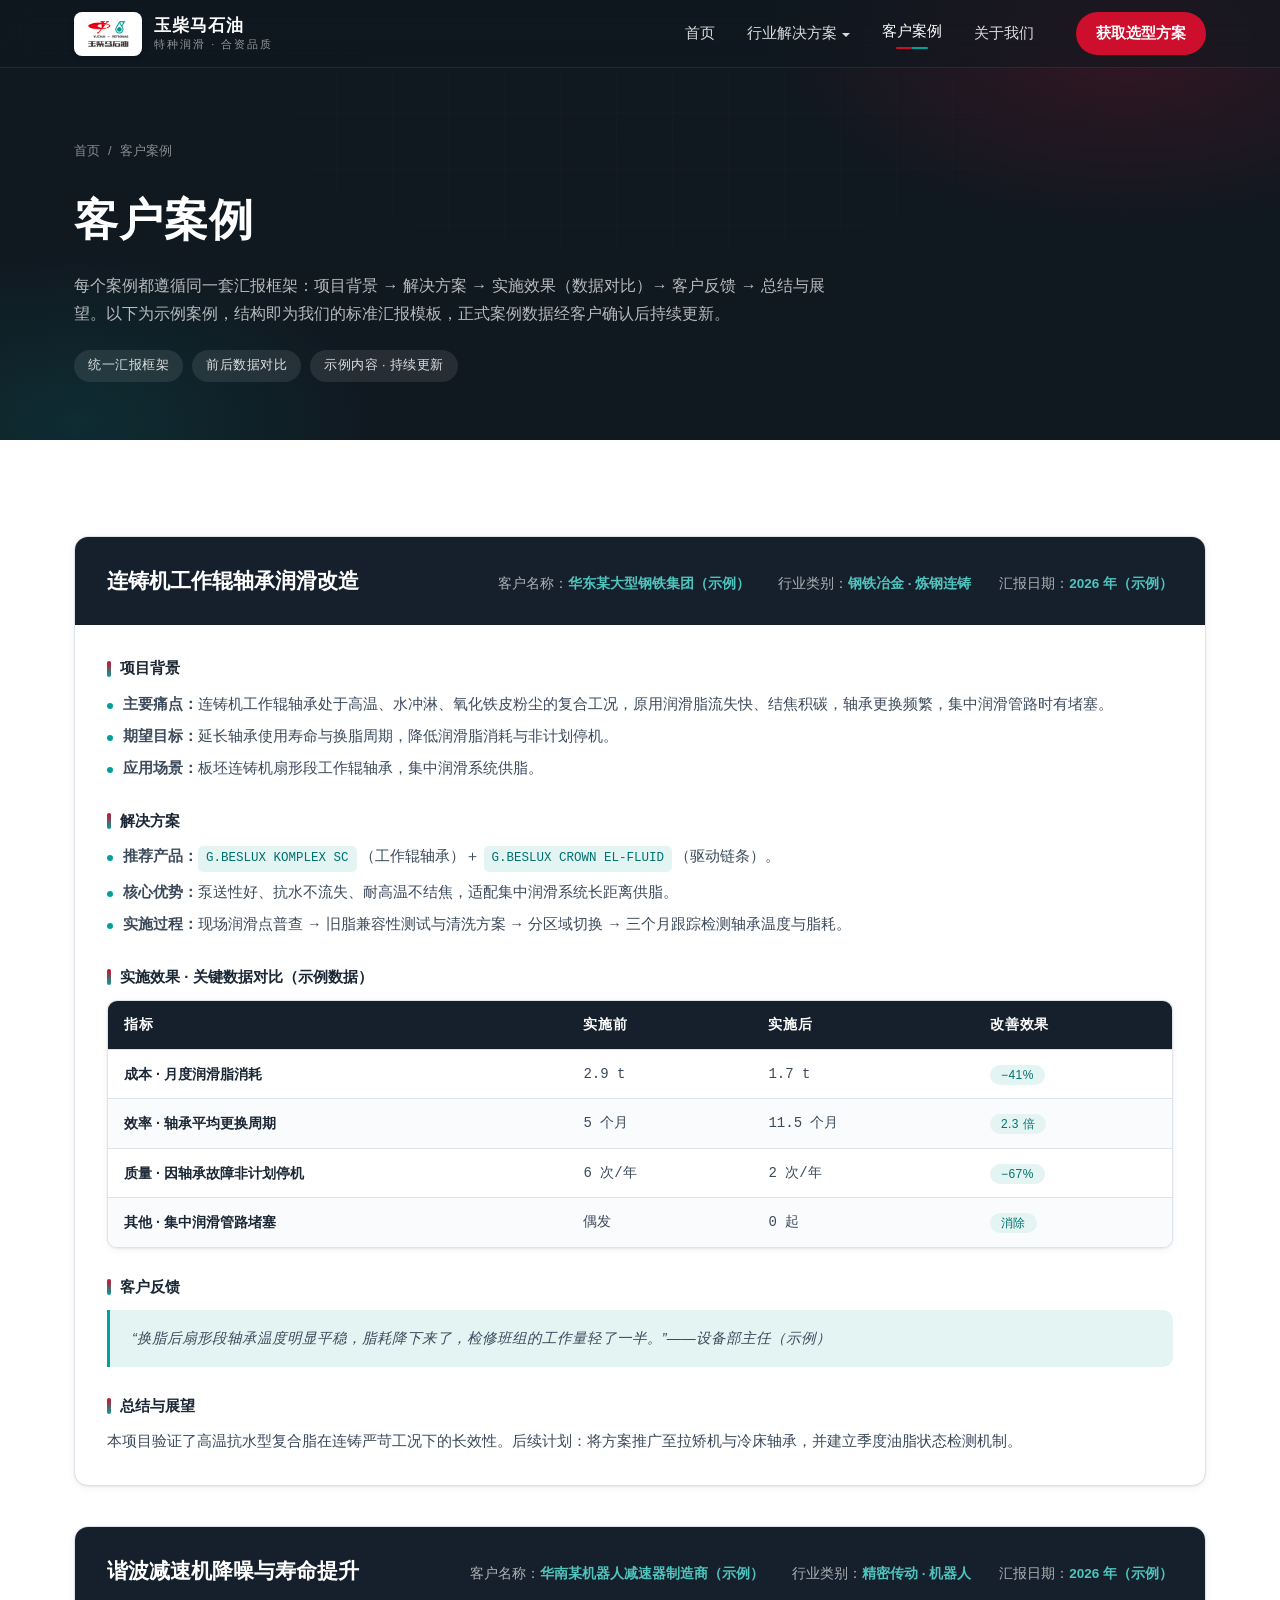
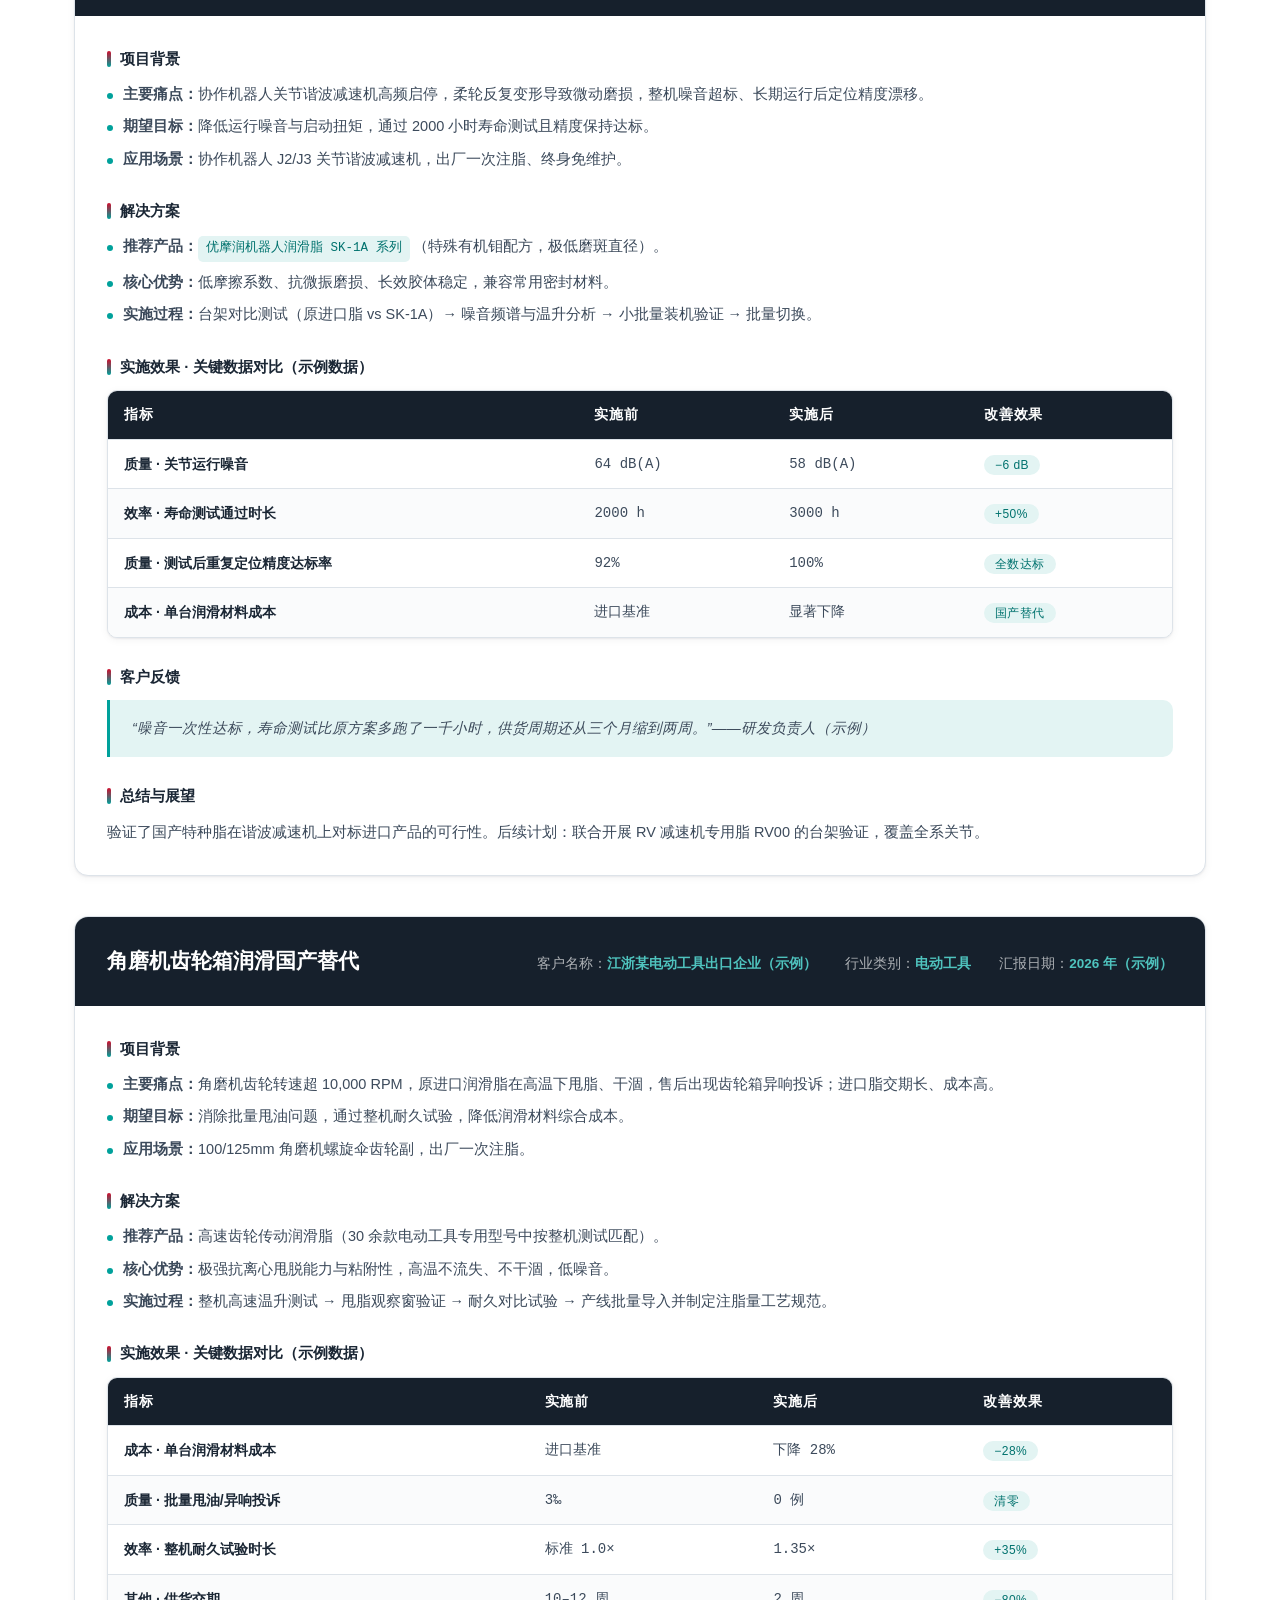
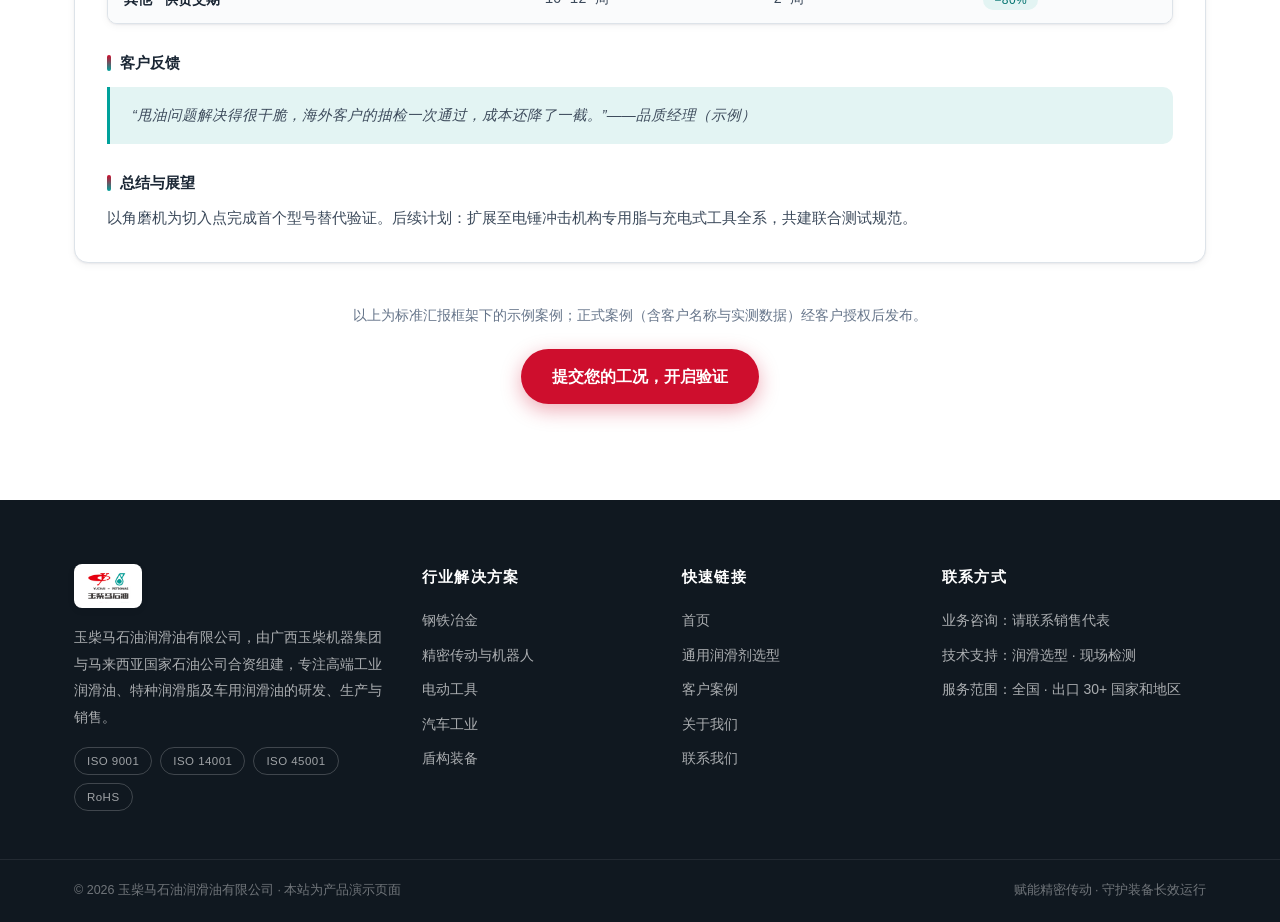
<file: case.html>
<!DOCTYPE html>
<html lang="zh-CN">
<head>
<meta charset="UTF-8">
<meta name="viewport" content="width=device-width, initial-scale=1.0">
<title>客户案例 · 玉柴马石油</title>
<meta name="description" content="玉柴马石油特种润滑客户案例详情。">
<link rel="icon" type="image/png" href="assets/img/logo.png">
<link rel="stylesheet" href="assets/css/style.css">
</head>
<body>

<header class="nav" id="nav">
  <div class="nav-inner">
    <a class="brand" href="index.html" aria-label="玉柴马石油 首页">
      <span class="brand-chip"><img src="assets/img/logo.png" alt="玉柴马石油 YUCHAI · PETRONAS"></span>
      <span class="brand-name">玉柴马石油<small>特种润滑 · 合资品质</small></span>
    </a>
    <nav aria-label="主导航">
      <ul class="nav-links">
        <li><a class="top-link" href="index.html">首页</a></li>
        <li>
          <a class="top-link" href="solutions/steel.html" aria-haspopup="true">行业解决方案<span class="caret"></span></a>
          <ul class="dropdown">
            <li><a href="solutions/steel.html"><span class="dot"></span>钢铁冶金</a></li>
            <li><a href="solutions/precision.html"><span class="dot"></span>精密传动与机器人</a></li>
            <li><a href="solutions/power-tools.html"><span class="dot"></span>电动工具</a></li>
            <li><a href="solutions/automotive.html"><span class="dot"></span>汽车工业</a></li>
            <li><a href="solutions/tbm.html"><span class="dot"></span>盾构装备</a></li>
          </ul>
        </li>
        <li><a class="top-link active" href="cases.html">客户案例</a></li>
        <li><a class="top-link" href="about.html">关于我们</a></li>
      </ul>
    </nav>
    <a class="nav-cta" href="about.html#contact">获取选型方案</a>
    <button class="nav-burger" aria-label="打开菜单" aria-expanded="false"><span></span></button>
  </div>
</header>

<main>
  <div id="page-root" data-layout="case" data-base=""></div>
</main>


<footer class="footer">
  <div class="footer-main">
    <div>
      <span class="brand-chip"><img src="assets/img/logo.png" alt="玉柴马石油"></span>
      <p>玉柴马石油润滑油有限公司，由广西玉柴机器集团与马来西亚国家石油公司合资组建，专注高端工业润滑油、特种润滑脂及车用润滑油的研发、生产与销售。</p>
      <div class="badges">
        <span class="badge">ISO 9001</span><span class="badge">ISO 14001</span>
        <span class="badge">ISO 45001</span><span class="badge">RoHS</span>
      </div>
    </div>
    <div>
      <h4>行业解决方案</h4>
      <ul>
        <li><a href="solutions/steel.html">钢铁冶金</a></li>
        <li><a href="solutions/precision.html">精密传动与机器人</a></li>
        <li><a href="solutions/power-tools.html">电动工具</a></li>
        <li><a href="solutions/automotive.html">汽车工业</a></li>
        <li><a href="solutions/tbm.html">盾构装备</a></li>
      </ul>
    </div>
    <div>
      <h4>快速链接</h4>
      <ul>
        <li><a href="index.html">首页</a></li>
        <li><a href="solutions/steel.html#钢铁行业通用润滑剂选型">通用润滑剂选型</a></li>
        <li><a href="cases.html">客户案例</a></li>
        <li><a href="about.html">关于我们</a></li>
        <li><a href="about.html#contact">联系我们</a></li>
      </ul>
    </div>
    <div>
      <h4>联系方式</h4>
      <ul>
        <li>业务咨询：请联系销售代表</li>
        <li>技术支持：润滑选型 · 现场检测</li>
        <li>服务范围：全国 · 出口 30+ 国家和地区</li>
      </ul>
    </div>
  </div>
  <div class="footer-bottom">
    <div class="inner">
      <span>© 2026 玉柴马石油润滑油有限公司 · 本站为产品演示页面</span>
      <span>赋能精密传动 · 守护装备长效运行</span>
    </div>
  </div>
</footer>

<script src="assets/js/main.js"></script>
<script src="assets/js/vendor/marked.min.js"></script>
<script src="assets/js/md-render.js"></script>
</body>
</html>
</file>
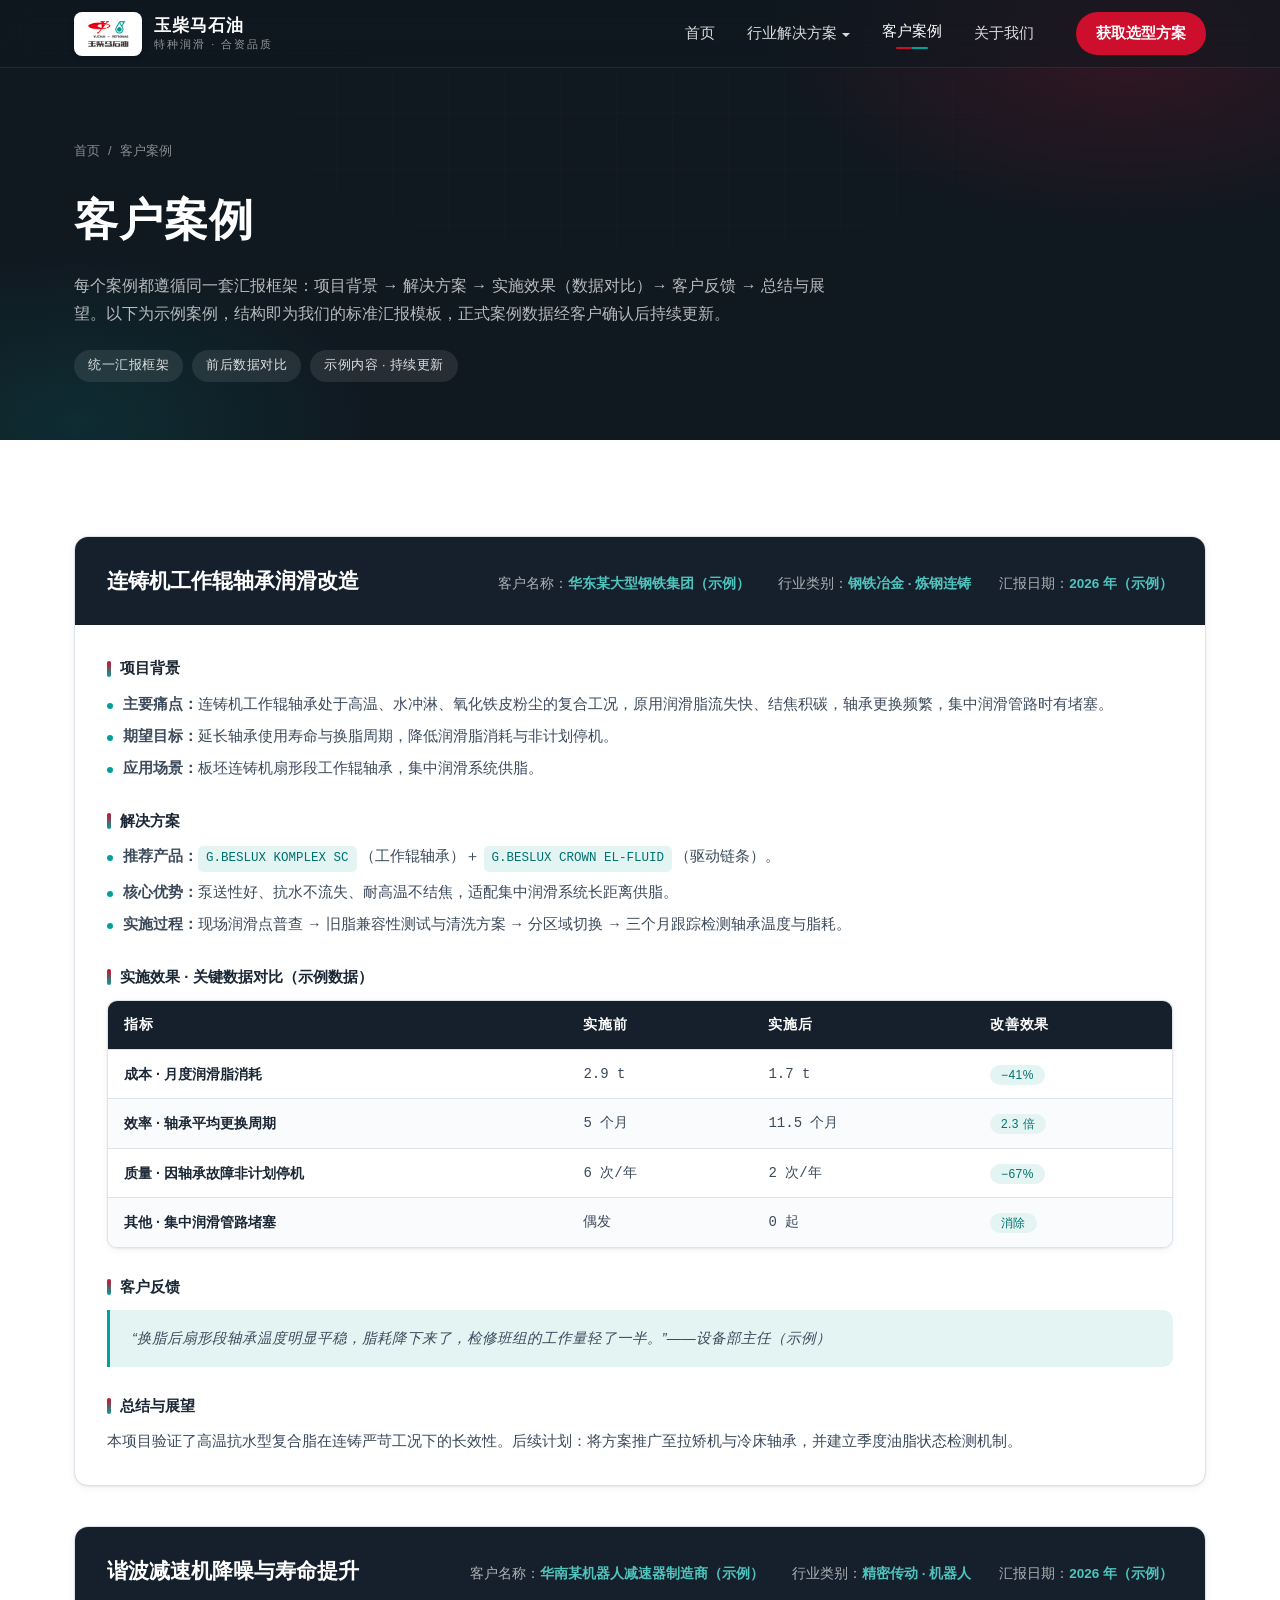
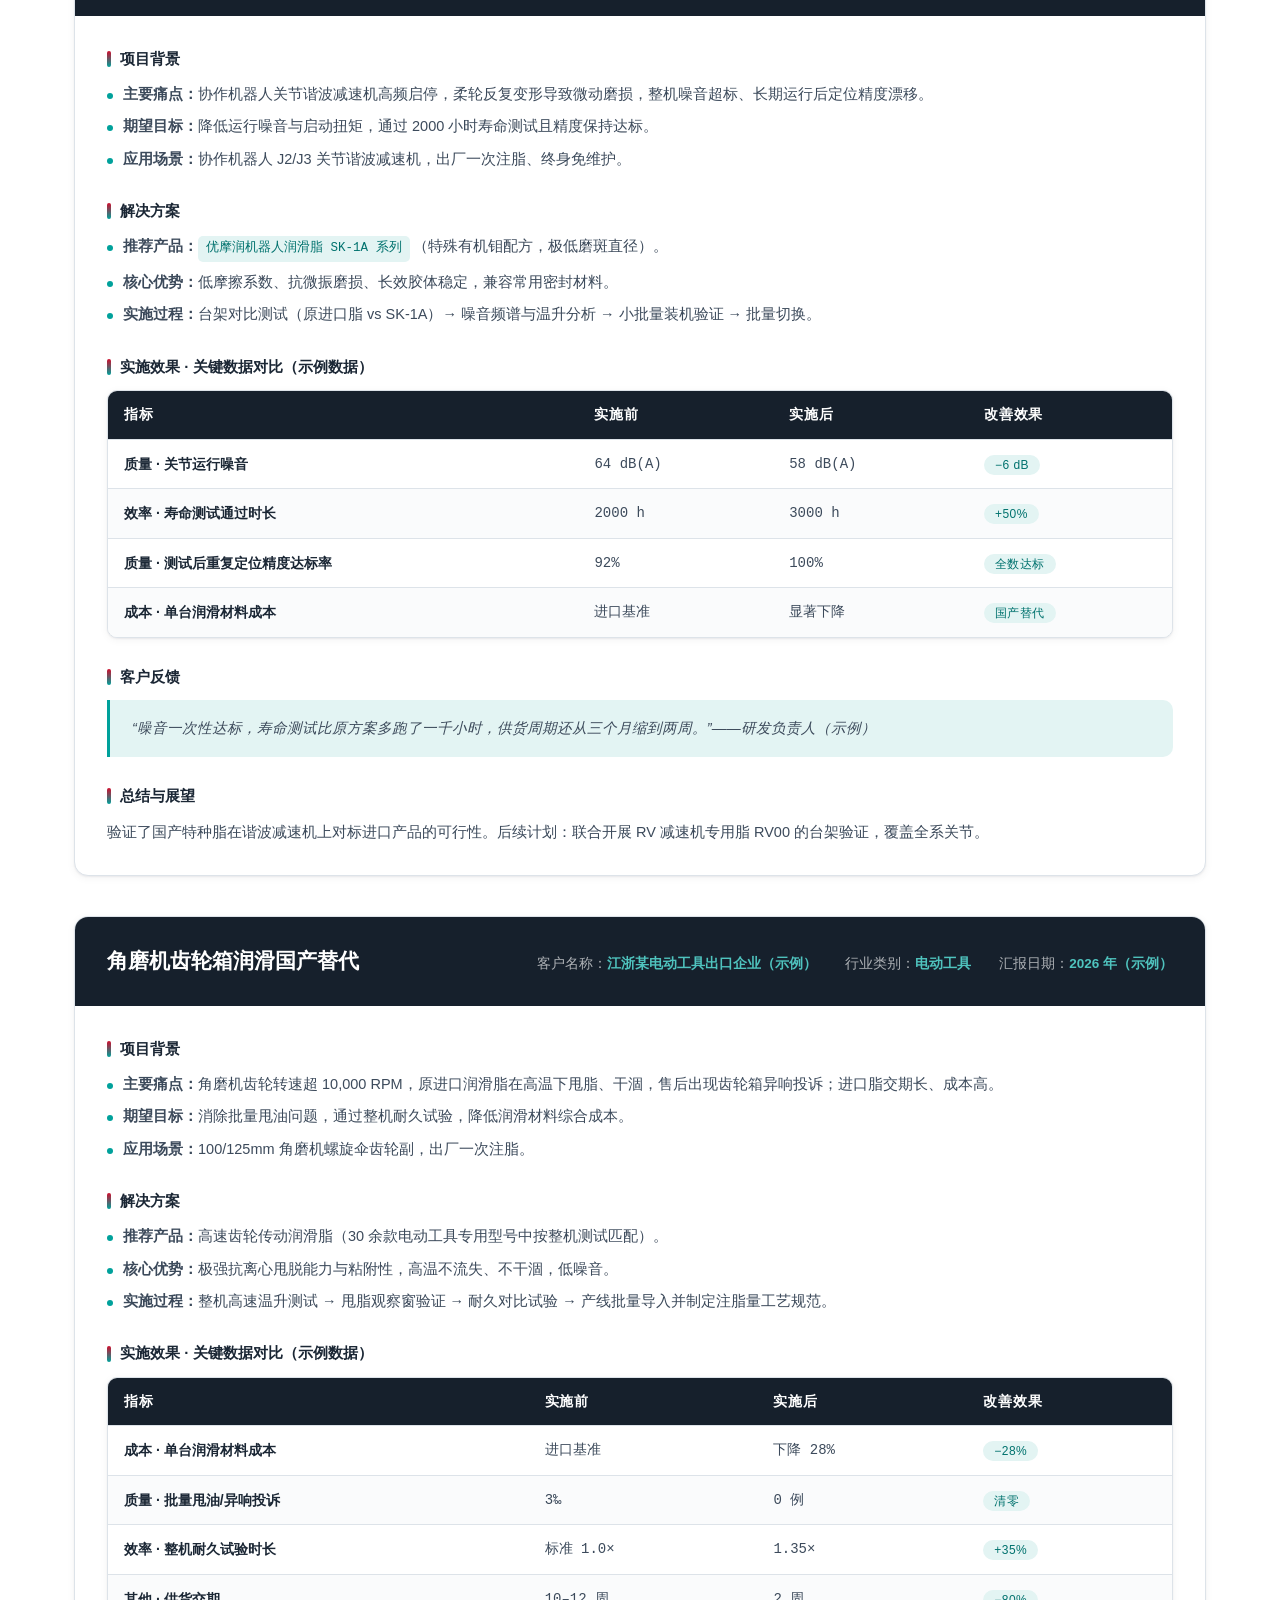
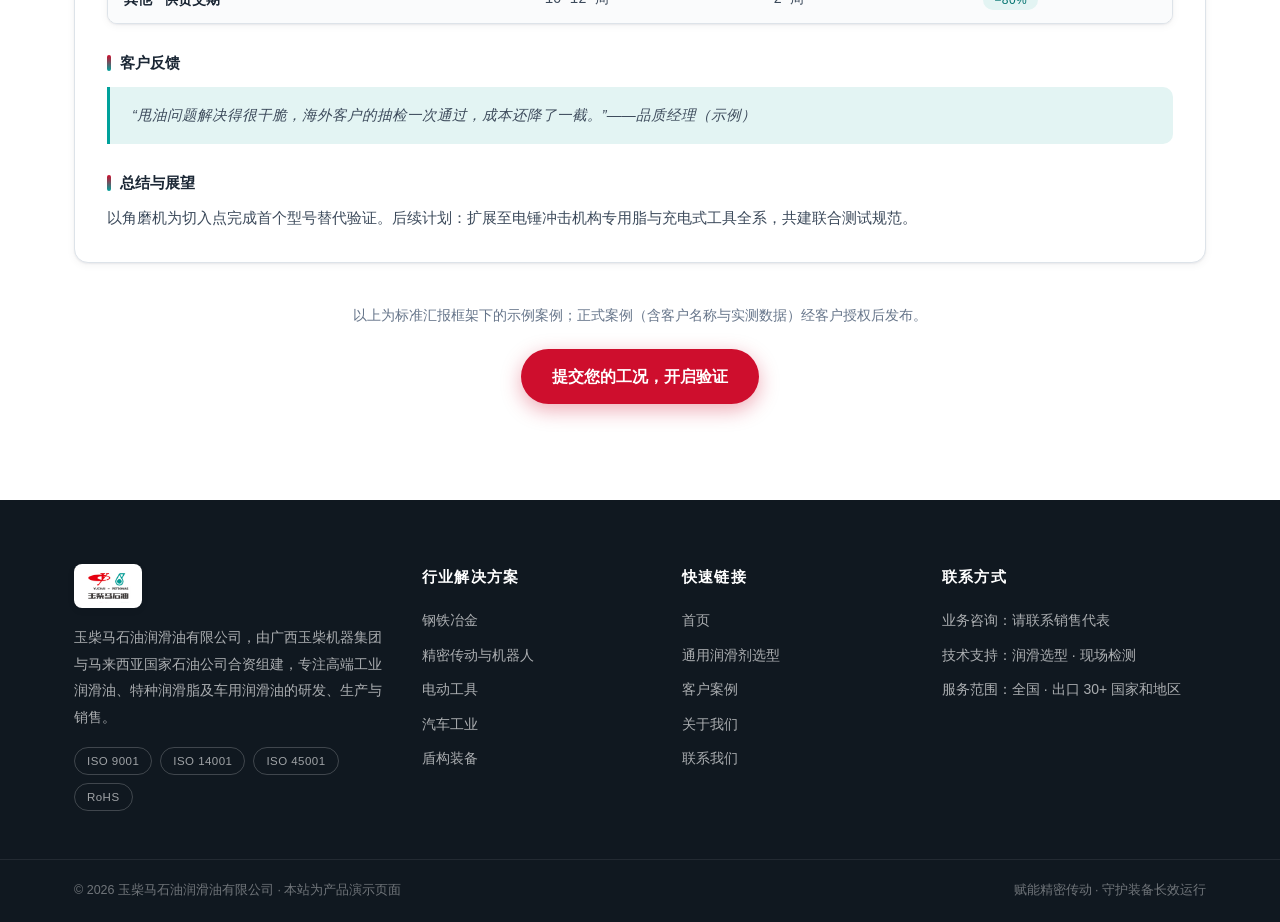
<file: cases.html>
<!DOCTYPE html>
<html lang="zh-CN">
<head>
<meta charset="UTF-8">
<meta name="viewport" content="width=device-width, initial-scale=1.0">
<title>客户案例 · 玉柴马石油</title>
<meta name="description" content="玉柴马石油特种润滑客户案例：项目背景、解决方案、实施效果数据对比与客户反馈。">
<link rel="icon" type="image/png" href="assets/img/logo.png">
<link rel="stylesheet" href="assets/css/style.css">
</head>
<body>

<header class="nav" id="nav">
  <div class="nav-inner">
    <a class="brand" href="index.html" aria-label="玉柴马石油 首页">
      <span class="brand-chip"><img src="assets/img/logo.png" alt="玉柴马石油 YUCHAI · PETRONAS"></span>
      <span class="brand-name">玉柴马石油<small>特种润滑 · 合资品质</small></span>
    </a>
    <nav aria-label="主导航">
      <ul class="nav-links">
        <li><a class="top-link" href="index.html">首页</a></li>
        <li>
          <a class="top-link" href="solutions/steel.html" aria-haspopup="true">行业解决方案<span class="caret"></span></a>
          <ul class="dropdown">
            <li><a href="solutions/steel.html"><span class="dot"></span>钢铁冶金</a></li>
            <li><a href="solutions/precision.html"><span class="dot"></span>精密传动与机器人</a></li>
            <li><a href="solutions/power-tools.html"><span class="dot"></span>电动工具</a></li>
            <li><a href="solutions/automotive.html"><span class="dot"></span>汽车工业</a></li>
            <li><a href="solutions/tbm.html"><span class="dot"></span>盾构装备</a></li>
          </ul>
        </li>
        <li><a class="top-link active" href="cases.html">客户案例</a></li>
        <li><a class="top-link" href="about.html">关于我们</a></li>
      </ul>
    </nav>
    <a class="nav-cta" href="about.html#contact">获取选型方案</a>
    <button class="nav-burger" aria-label="打开菜单" aria-expanded="false"><span></span></button>
  </div>
</header>

<main>

<section class="page-hero">
  <div class="hero-grid" aria-hidden="true"></div>
  <div class="page-hero-inner">
    <nav class="crumbs" aria-label="面包屑"><a href="index.html">首页</a><span class="sep">/</span><span>客户案例</span></nav>
    <h1>客户案例</h1>
    <p class="lede">每个案例都遵循同一套汇报框架：项目背景 → 解决方案 → 实施效果（数据对比）→ 客户反馈 → 总结与展望。以下为示例案例，结构即为我们的标准汇报模板，正式案例数据经客户确认后持续更新。</p>
    <div class="meta-chips">
      <span class="chip">统一汇报框架</span>
      <span class="chip">前后数据对比</span>
      <span class="chip teal">示例内容 · 持续更新</span>
    </div>
  </div>
</section>

<section class="section">
  <div class="container">

    <!-- 案例一：钢铁 -->
    <article class="case-detail reveal" id="case-steel">
      <div class="case-detail-head">
        <h3>连铸机工作辊轴承润滑改造</h3>
        <span class="meta">客户名称：<b>华东某大型钢铁集团（示例）</b></span>
        <span class="meta">行业类别：<b>钢铁冶金 · 炼钢连铸</b></span>
        <span class="meta">汇报日期：<b>2026 年（示例）</b></span>
      </div>
      <div class="case-detail-body">
        <div class="case-block">
          <h4>项目背景</h4>
          <ul>
            <li><b>主要痛点：</b>连铸机工作辊轴承处于高温、水冲淋、氧化铁皮粉尘的复合工况，原用润滑脂流失快、结焦积碳，轴承更换频繁，集中润滑管路时有堵塞。</li>
            <li><b>期望目标：</b>延长轴承使用寿命与换脂周期，降低润滑脂消耗与非计划停机。</li>
            <li><b>应用场景：</b>板坯连铸机扇形段工作辊轴承，集中润滑系统供脂。</li>
          </ul>
        </div>
        <div class="case-block">
          <h4>解决方案</h4>
          <ul>
            <li><b>推荐产品：</b><span class="prod">G.BESLUX KOMPLEX SC</span>（工作辊轴承）＋ <span class="prod">G.BESLUX CROWN EL-FLUID</span>（驱动链条）。</li>
            <li><b>核心优势：</b>泵送性好、抗水不流失、耐高温不结焦，适配集中润滑系统长距离供脂。</li>
            <li><b>实施过程：</b>现场润滑点普查 → 旧脂兼容性测试与清洗方案 → 分区域切换 → 三个月跟踪检测轴承温度与脂耗。</li>
          </ul>
        </div>
        <div class="case-block">
          <h4>实施效果 · 关键数据对比（示例数据）</h4>
          <div class="table-wrap">
            <table class="spec">
              <thead><tr><th>指标</th><th>实施前</th><th>实施后</th><th>改善效果</th></tr></thead>
              <tbody>
                <tr><td class="dev">成本 · 月度润滑脂消耗</td><td class="mono">2.9 t</td><td class="mono">1.7 t</td><td><span class="chip teal">−41%</span></td></tr>
                <tr><td class="dev">效率 · 轴承平均更换周期</td><td class="mono">5 个月</td><td class="mono">11.5 个月</td><td><span class="chip teal">2.3 倍</span></td></tr>
                <tr><td class="dev">质量 · 因轴承故障非计划停机</td><td class="mono">6 次/年</td><td class="mono">2 次/年</td><td><span class="chip teal">−67%</span></td></tr>
                <tr><td class="dev">其他 · 集中润滑管路堵塞</td><td class="mono">偶发</td><td class="mono">0 起</td><td><span class="chip teal">消除</span></td></tr>
              </tbody>
            </table>
          </div>
        </div>
        <div class="case-block">
          <h4>客户反馈</h4>
          <p class="quote">“换脂后扇形段轴承温度明显平稳，脂耗降下来了，检修班组的工作量轻了一半。”——设备部主任（示例）</p>
        </div>
        <div class="case-block">
          <h4>总结与展望</h4>
          <p>本项目验证了高温抗水型复合脂在连铸严苛工况下的长效性。后续计划：将方案推广至拉矫机与冷床轴承，并建立季度油脂状态检测机制。</p>
        </div>
      </div>
    </article>

    <!-- 案例二：机器人 -->
    <article class="case-detail reveal" id="case-robot">
      <div class="case-detail-head">
        <h3>谐波减速机降噪与寿命提升</h3>
        <span class="meta">客户名称：<b>华南某机器人减速器制造商（示例）</b></span>
        <span class="meta">行业类别：<b>精密传动 · 机器人</b></span>
        <span class="meta">汇报日期：<b>2026 年（示例）</b></span>
      </div>
      <div class="case-detail-body">
        <div class="case-block">
          <h4>项目背景</h4>
          <ul>
            <li><b>主要痛点：</b>协作机器人关节谐波减速机高频启停，柔轮反复变形导致微动磨损，整机噪音超标、长期运行后定位精度漂移。</li>
            <li><b>期望目标：</b>降低运行噪音与启动扭矩，通过 2000 小时寿命测试且精度保持达标。</li>
            <li><b>应用场景：</b>协作机器人 J2/J3 关节谐波减速机，出厂一次注脂、终身免维护。</li>
          </ul>
        </div>
        <div class="case-block">
          <h4>解决方案</h4>
          <ul>
            <li><b>推荐产品：</b><span class="prod">优摩润机器人润滑脂 SK-1A 系列</span>（特殊有机钼配方，极低磨斑直径）。</li>
            <li><b>核心优势：</b>低摩擦系数、抗微振磨损、长效胶体稳定，兼容常用密封材料。</li>
            <li><b>实施过程：</b>台架对比测试（原进口脂 vs SK-1A）→ 噪音频谱与温升分析 → 小批量装机验证 → 批量切换。</li>
          </ul>
        </div>
        <div class="case-block">
          <h4>实施效果 · 关键数据对比（示例数据）</h4>
          <div class="table-wrap">
            <table class="spec">
              <thead><tr><th>指标</th><th>实施前</th><th>实施后</th><th>改善效果</th></tr></thead>
              <tbody>
                <tr><td class="dev">质量 · 关节运行噪音</td><td class="mono">64 dB(A)</td><td class="mono">58 dB(A)</td><td><span class="chip teal">−6 dB</span></td></tr>
                <tr><td class="dev">效率 · 寿命测试通过时长</td><td class="mono">2000 h</td><td class="mono">3000 h</td><td><span class="chip teal">+50%</span></td></tr>
                <tr><td class="dev">质量 · 测试后重复定位精度达标率</td><td class="mono">92%</td><td class="mono">100%</td><td><span class="chip teal">全数达标</span></td></tr>
                <tr><td class="dev">成本 · 单台润滑材料成本</td><td class="mono">进口基准</td><td class="mono">显著下降</td><td><span class="chip teal">国产替代</span></td></tr>
              </tbody>
            </table>
          </div>
        </div>
        <div class="case-block">
          <h4>客户反馈</h4>
          <p class="quote">“噪音一次性达标，寿命测试比原方案多跑了一千小时，供货周期还从三个月缩到两周。”——研发负责人（示例）</p>
        </div>
        <div class="case-block">
          <h4>总结与展望</h4>
          <p>验证了国产特种脂在谐波减速机上对标进口产品的可行性。后续计划：联合开展 RV 减速机专用脂 RV00 的台架验证，覆盖全系关节。</p>
        </div>
      </div>
    </article>

    <!-- 案例三：电动工具 -->
    <article class="case-detail reveal" id="case-tool">
      <div class="case-detail-head">
        <h3>角磨机齿轮箱润滑国产替代</h3>
        <span class="meta">客户名称：<b>江浙某电动工具出口企业（示例）</b></span>
        <span class="meta">行业类别：<b>电动工具</b></span>
        <span class="meta">汇报日期：<b>2026 年（示例）</b></span>
      </div>
      <div class="case-detail-body">
        <div class="case-block">
          <h4>项目背景</h4>
          <ul>
            <li><b>主要痛点：</b>角磨机齿轮转速超 10,000 RPM，原进口润滑脂在高温下甩脂、干涸，售后出现齿轮箱异响投诉；进口脂交期长、成本高。</li>
            <li><b>期望目标：</b>消除批量甩油问题，通过整机耐久试验，降低润滑材料综合成本。</li>
            <li><b>应用场景：</b>100/125mm 角磨机螺旋伞齿轮副，出厂一次注脂。</li>
          </ul>
        </div>
        <div class="case-block">
          <h4>解决方案</h4>
          <ul>
            <li><b>推荐产品：</b>高速齿轮传动润滑脂（30 余款电动工具专用型号中按整机测试匹配）。</li>
            <li><b>核心优势：</b>极强抗离心甩脱能力与粘附性，高温不流失、不干涸，低噪音。</li>
            <li><b>实施过程：</b>整机高速温升测试 → 甩脂观察窗验证 → 耐久对比试验 → 产线批量导入并制定注脂量工艺规范。</li>
          </ul>
        </div>
        <div class="case-block">
          <h4>实施效果 · 关键数据对比（示例数据）</h4>
          <div class="table-wrap">
            <table class="spec">
              <thead><tr><th>指标</th><th>实施前</th><th>实施后</th><th>改善效果</th></tr></thead>
              <tbody>
                <tr><td class="dev">成本 · 单台润滑材料成本</td><td class="mono">进口基准</td><td class="mono">下降 28%</td><td><span class="chip teal">−28%</span></td></tr>
                <tr><td class="dev">质量 · 批量甩油/异响投诉</td><td class="mono">3‰</td><td class="mono">0 例</td><td><span class="chip teal">清零</span></td></tr>
                <tr><td class="dev">效率 · 整机耐久试验时长</td><td class="mono">标准 1.0×</td><td class="mono">1.35×</td><td><span class="chip teal">+35%</span></td></tr>
                <tr><td class="dev">其他 · 供货交期</td><td class="mono">10–12 周</td><td class="mono">2 周</td><td><span class="chip teal">−80%</span></td></tr>
              </tbody>
            </table>
          </div>
        </div>
        <div class="case-block">
          <h4>客户反馈</h4>
          <p class="quote">“甩油问题解决得很干脆，海外客户的抽检一次通过，成本还降了一截。”——品质经理（示例）</p>
        </div>
        <div class="case-block">
          <h4>总结与展望</h4>
          <p>以角磨机为切入点完成首个型号替代验证。后续计划：扩展至电锤冲击机构专用脂与充电式工具全系，共建联合测试规范。</p>
        </div>
      </div>
    </article>

    <div class="reveal" style="text-align:center">
      <p style="color:var(--gray);font-size:14px;margin-bottom:22px">以上为标准汇报框架下的示例案例；正式案例（含客户名称与实测数据）经客户授权后发布。</p>
      <a class="btn btn-red" href="about.html#contact">提交您的工况，开启验证</a>
    </div>

  </div>
</section>

</main>


<footer class="footer">
  <div class="footer-main">
    <div>
      <span class="brand-chip"><img src="assets/img/logo.png" alt="玉柴马石油"></span>
      <p>玉柴马石油润滑油有限公司，由广西玉柴机器集团与马来西亚国家石油公司合资组建，专注高端工业润滑油、特种润滑脂及车用润滑油的研发、生产与销售。</p>
      <div class="badges">
        <span class="badge">ISO 9001</span><span class="badge">ISO 14001</span>
        <span class="badge">ISO 45001</span><span class="badge">RoHS</span>
      </div>
    </div>
    <div>
      <h4>行业解决方案</h4>
      <ul>
        <li><a href="solutions/steel.html">钢铁冶金</a></li>
        <li><a href="solutions/precision.html">精密传动与机器人</a></li>
        <li><a href="solutions/power-tools.html">电动工具</a></li>
        <li><a href="solutions/automotive.html">汽车工业</a></li>
        <li><a href="solutions/tbm.html">盾构装备</a></li>
      </ul>
    </div>
    <div>
      <h4>快速链接</h4>
      <ul>
        <li><a href="index.html">首页</a></li>
        <li><a href="solutions/steel.html#general">通用润滑剂选型</a></li>
        <li><a href="cases.html">客户案例</a></li>
        <li><a href="about.html">关于我们</a></li>
        <li><a href="about.html#contact">联系我们</a></li>
      </ul>
    </div>
    <div>
      <h4>联系方式</h4>
      <ul>
        <li>业务咨询：请联系销售代表</li>
        <li>技术支持：润滑选型 · 现场检测</li>
        <li>服务范围：全国 · 出口 30+ 国家和地区</li>
      </ul>
    </div>
  </div>
  <div class="footer-bottom">
    <div class="inner">
      <span>© 2026 玉柴马石油润滑油有限公司 · 本站为产品演示页面</span>
      <span>赋能精密传动 · 守护装备长效运行</span>
    </div>
  </div>
</footer>

<script src="assets/js/main.js"></script>
</body>
</html>
</file>
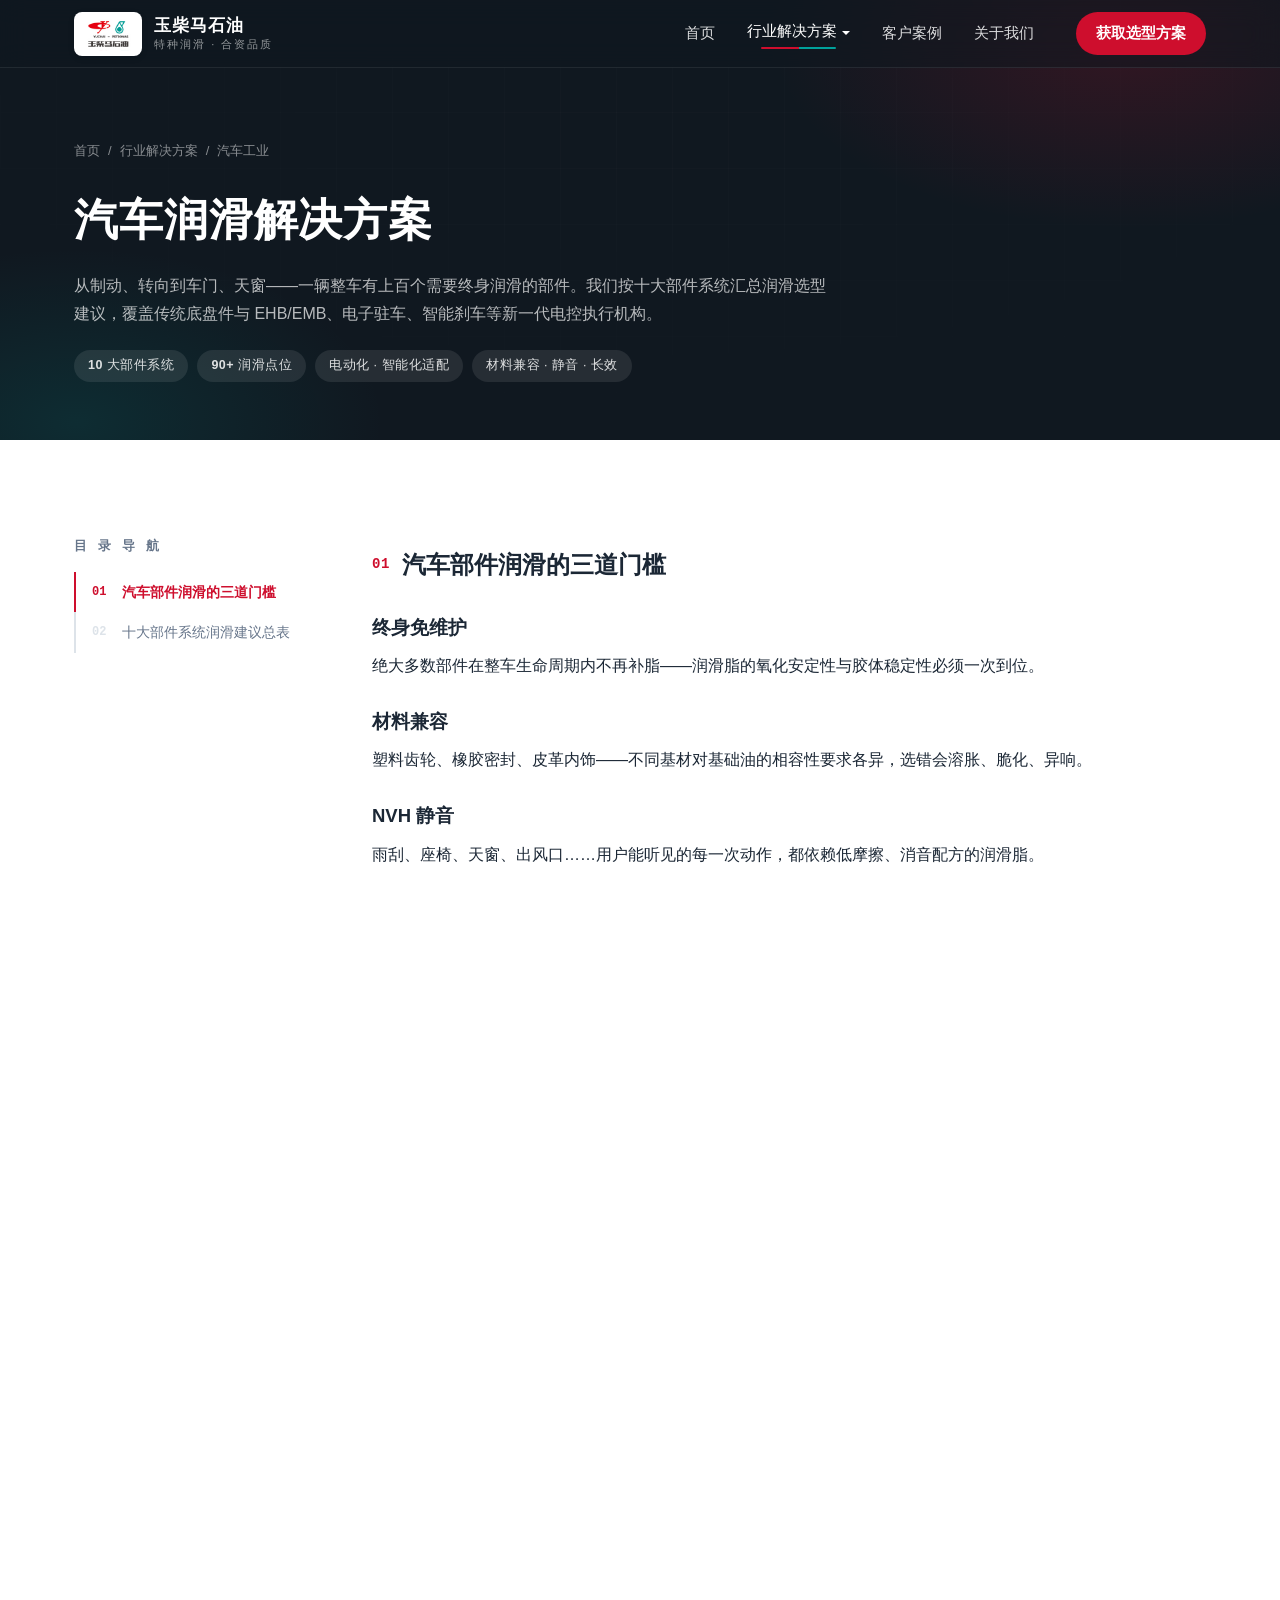
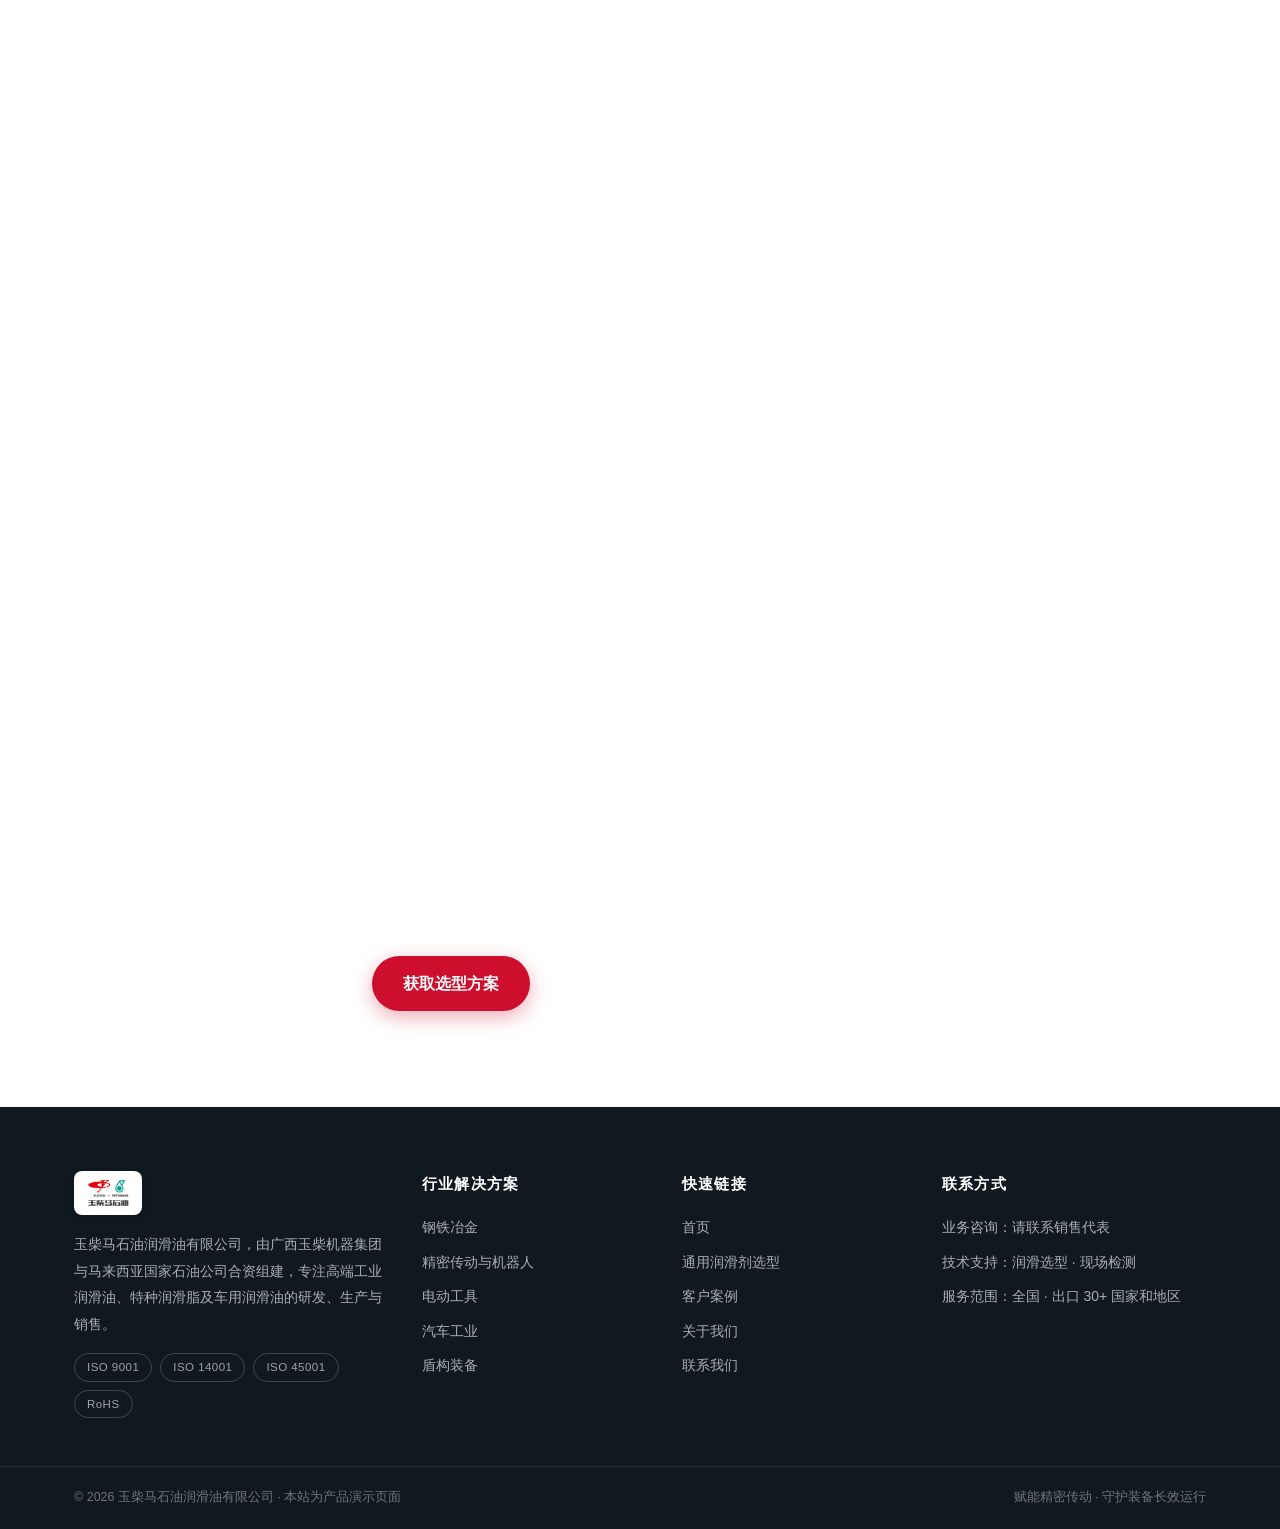
<file: solutions/automotive.html>
<!DOCTYPE html>
<html lang="zh-CN">
<head>
<meta charset="UTF-8">
<meta name="viewport" content="width=device-width, initial-scale=1.0">
<title>汽车工业润滑 · 玉柴马石油</title>
<meta name="description" content="制动、转向、底盘、车门、座椅、天窗、热管理等汽车部件系统的润滑选型建议汇总。">
<link rel="icon" type="image/png" href="../assets/img/logo.png">
<link rel="stylesheet" href="../assets/css/style.css">
</head>
<body>

<header class="nav" id="nav">
  <div class="nav-inner">
    <a class="brand" href="../index.html" aria-label="玉柴马石油 首页">
      <span class="brand-chip"><img src="../assets/img/logo.png" alt="玉柴马石油 YUCHAI · PETRONAS"></span>
      <span class="brand-name">玉柴马石油<small>特种润滑 · 合资品质</small></span>
    </a>
    <nav aria-label="主导航">
      <ul class="nav-links">
        <li><a class="top-link" href="../index.html">首页</a></li>
        <li>
          <a class="top-link active" href="../solutions/steel.html" aria-haspopup="true">行业解决方案<span class="caret"></span></a>
          <ul class="dropdown">
            <li><a href="../solutions/steel.html"><span class="dot"></span>钢铁冶金</a></li>
            <li><a href="../solutions/precision.html"><span class="dot"></span>精密传动与机器人</a></li>
            <li><a href="../solutions/power-tools.html"><span class="dot"></span>电动工具</a></li>
            <li><a href="../solutions/automotive.html"><span class="dot"></span>汽车工业</a></li>
            <li><a href="../solutions/tbm.html"><span class="dot"></span>盾构装备</a></li>
          </ul>
        </li>
        <li><a class="top-link" href="../cases.html">客户案例</a></li>
        <li><a class="top-link" href="../about.html">关于我们</a></li>
      </ul>
    </nav>
    <a class="nav-cta" href="../about.html#contact">获取选型方案</a>
    <button class="nav-burger" aria-label="打开菜单" aria-expanded="false"><span></span></button>
  </div>
</header>

<main>
  <div id="page-root" data-layout="solution" data-base="../" data-content="../content/pages/automotive.md"></div>
</main>


<footer class="footer">
  <div class="footer-main">
    <div>
      <span class="brand-chip"><img src="../assets/img/logo.png" alt="玉柴马石油"></span>
      <p>玉柴马石油润滑油有限公司，由广西玉柴机器集团与马来西亚国家石油公司合资组建，专注高端工业润滑油、特种润滑脂及车用润滑油的研发、生产与销售。</p>
      <div class="badges">
        <span class="badge">ISO 9001</span><span class="badge">ISO 14001</span>
        <span class="badge">ISO 45001</span><span class="badge">RoHS</span>
      </div>
    </div>
    <div>
      <h4>行业解决方案</h4>
      <ul>
        <li><a href="../solutions/steel.html">钢铁冶金</a></li>
        <li><a href="../solutions/precision.html">精密传动与机器人</a></li>
        <li><a href="../solutions/power-tools.html">电动工具</a></li>
        <li><a href="../solutions/automotive.html">汽车工业</a></li>
        <li><a href="../solutions/tbm.html">盾构装备</a></li>
      </ul>
    </div>
    <div>
      <h4>快速链接</h4>
      <ul>
        <li><a href="../index.html">首页</a></li>
        <li><a href="../solutions/steel.html#钢铁行业通用润滑剂选型">通用润滑剂选型</a></li>
        <li><a href="../cases.html">客户案例</a></li>
        <li><a href="../about.html">关于我们</a></li>
        <li><a href="../about.html#contact">联系我们</a></li>
      </ul>
    </div>
    <div>
      <h4>联系方式</h4>
      <ul>
        <li>业务咨询：请联系销售代表</li>
        <li>技术支持：润滑选型 · 现场检测</li>
        <li>服务范围：全国 · 出口 30+ 国家和地区</li>
      </ul>
    </div>
  </div>
  <div class="footer-bottom">
    <div class="inner">
      <span>© 2026 玉柴马石油润滑油有限公司 · 本站为产品演示页面</span>
      <span>赋能精密传动 · 守护装备长效运行</span>
    </div>
  </div>
</footer>

<script src="../assets/js/main.js"></script>
<script src="../assets/js/vendor/marked.min.js"></script>
<script src="../assets/js/md-render.js"></script>
</body>
</html>
</file>
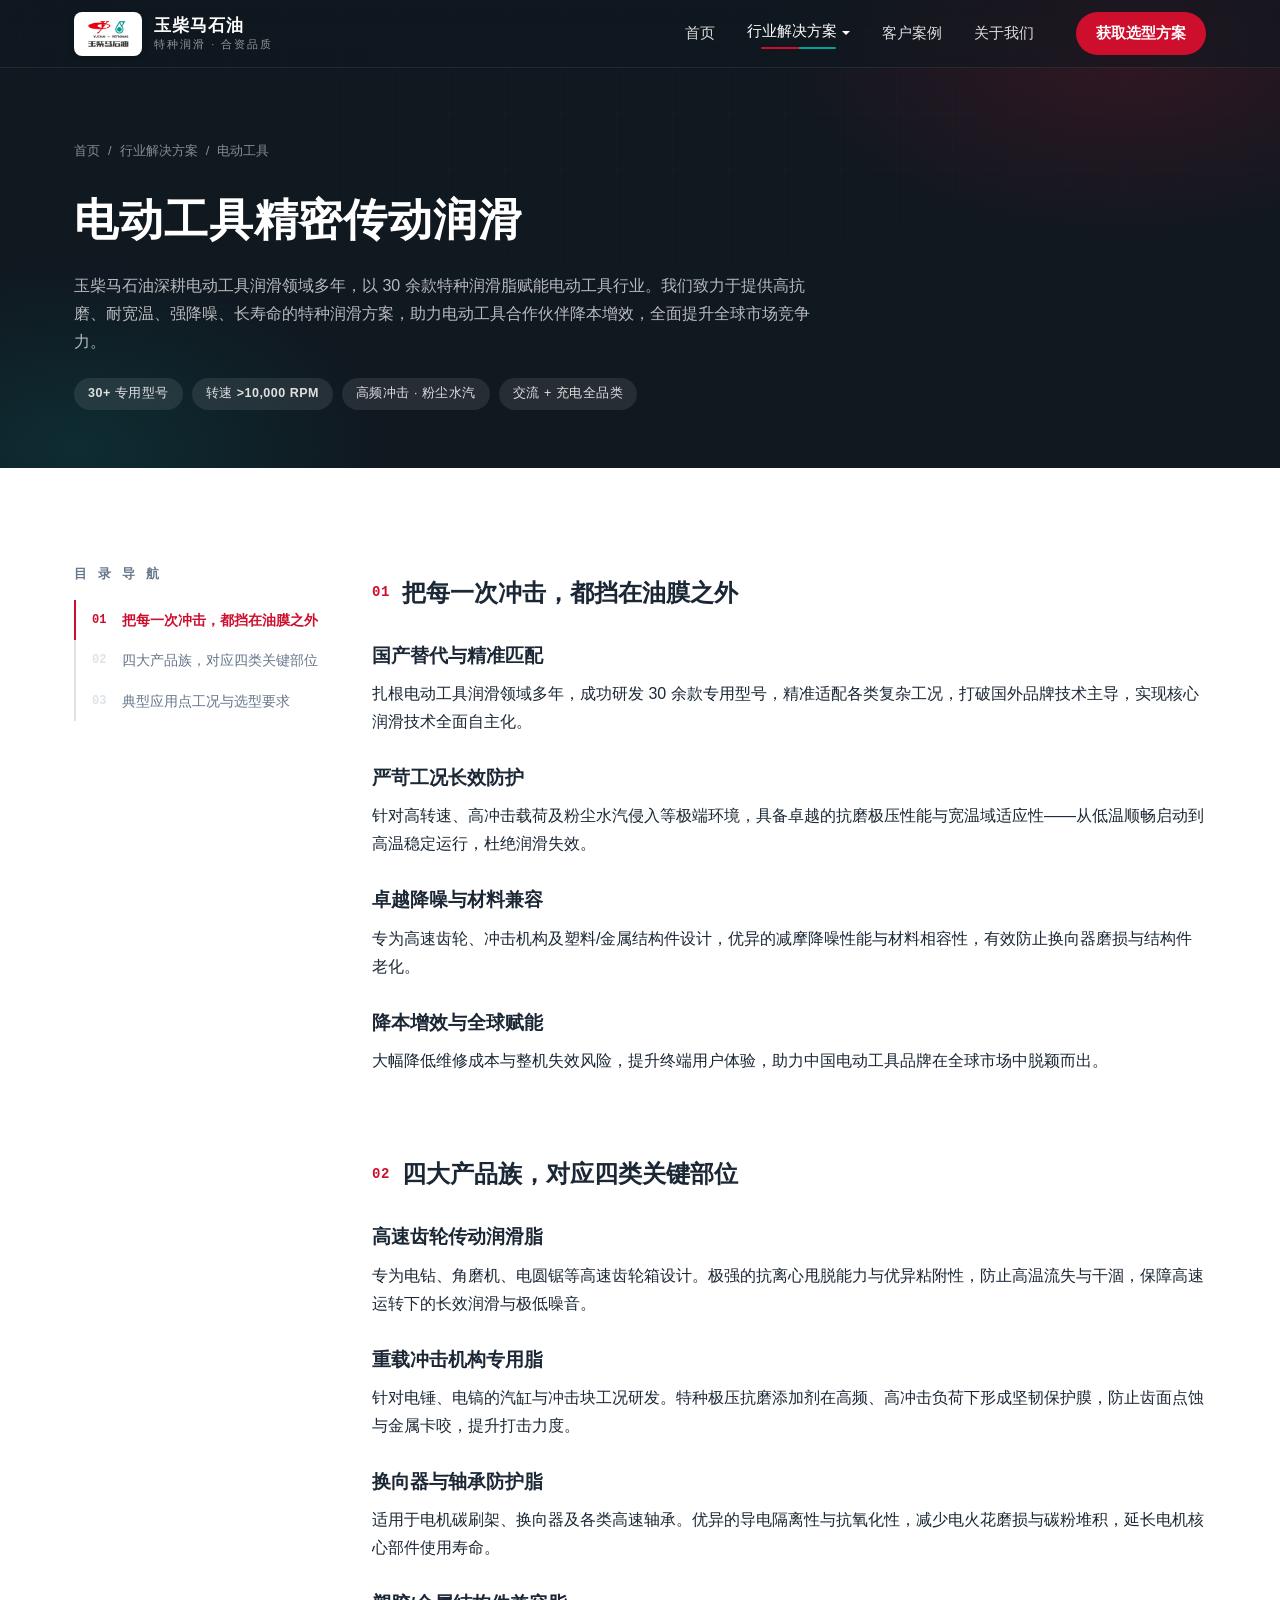
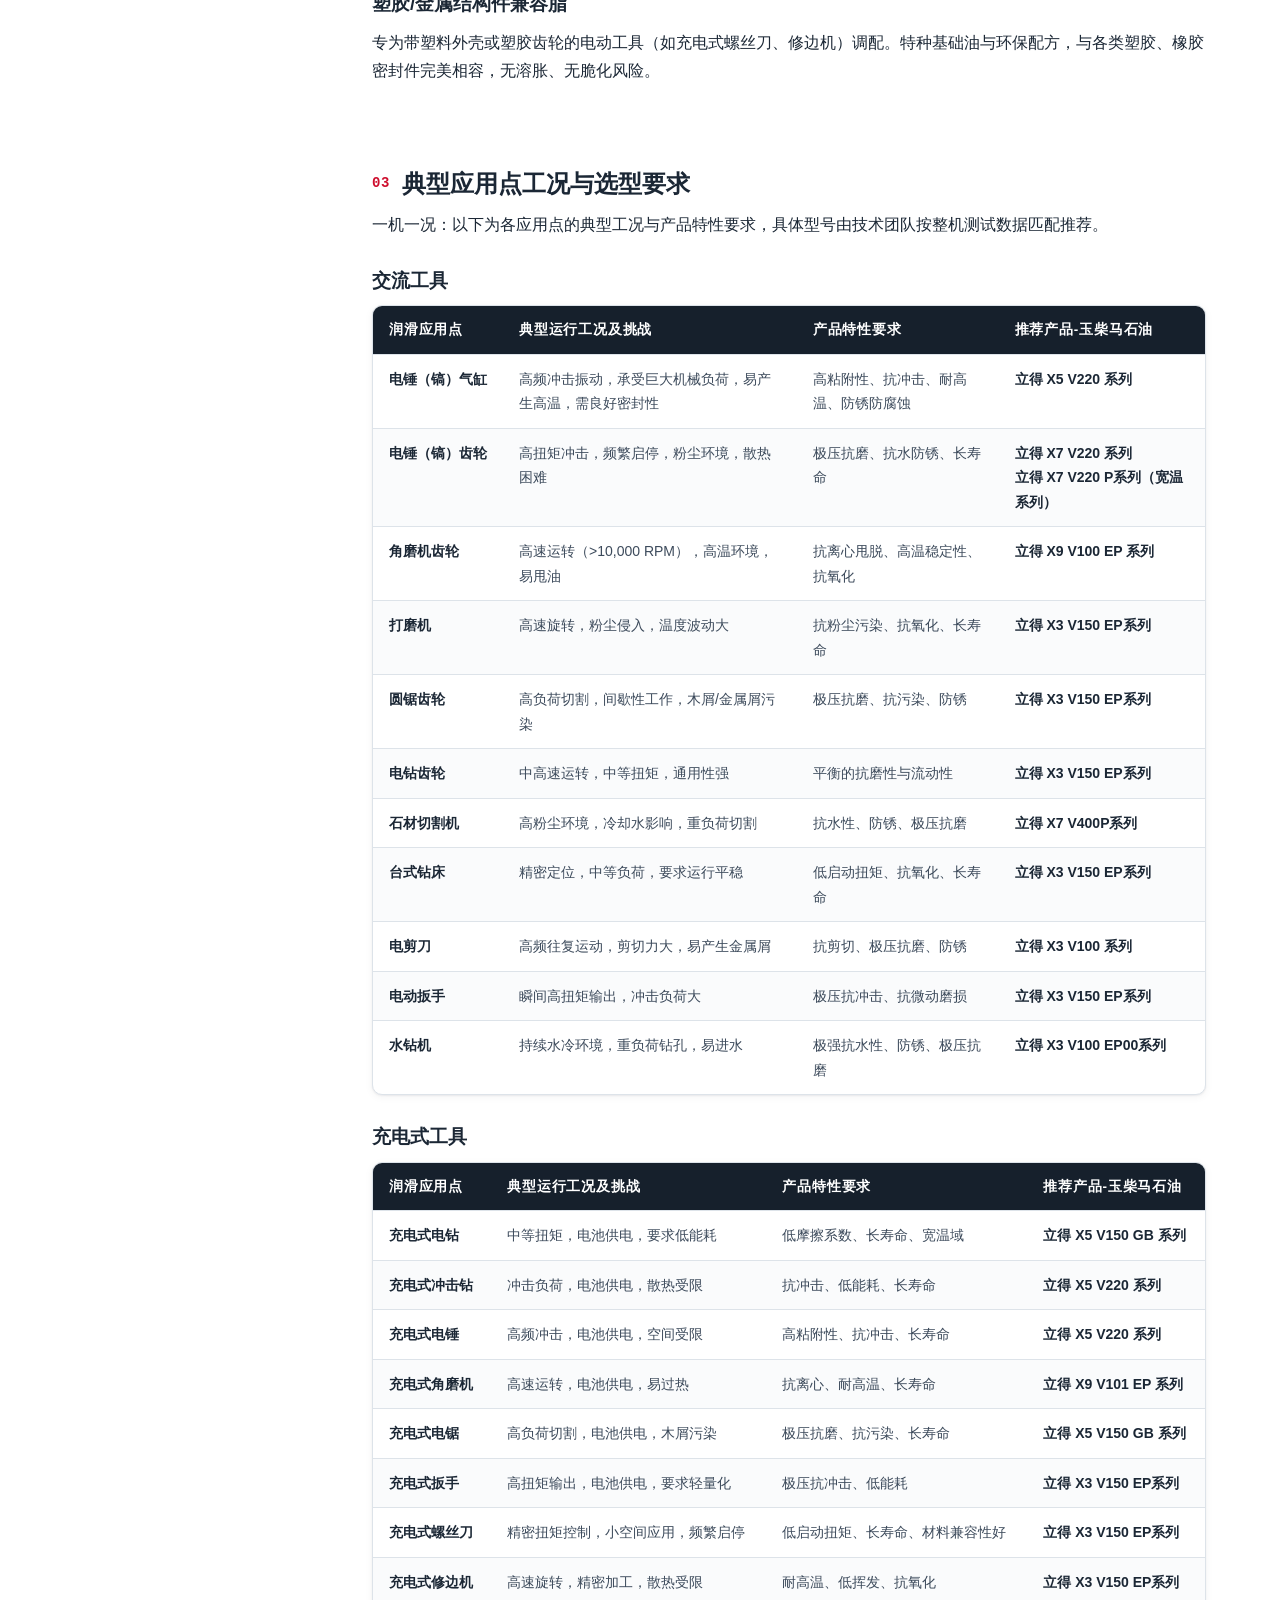
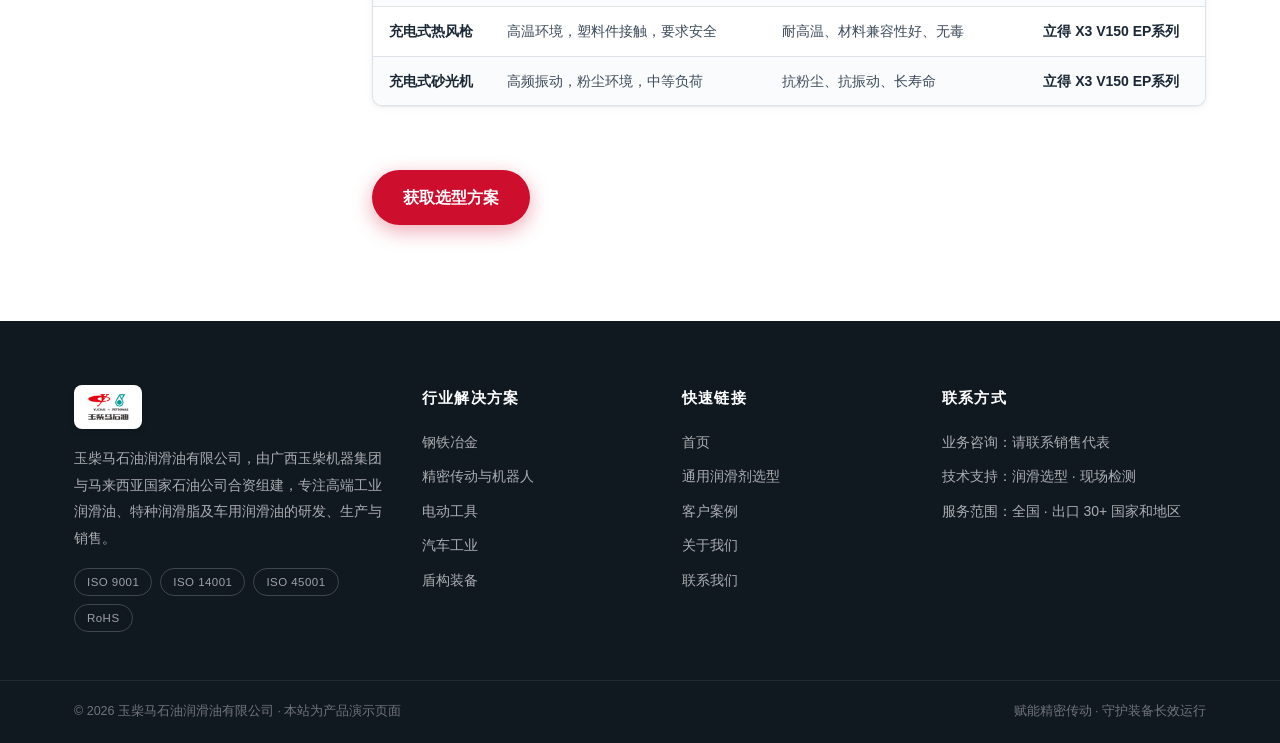
<file: solutions/power-tools.html>
<!DOCTYPE html>
<html lang="zh-CN">
<head>
<meta charset="UTF-8">
<meta name="viewport" content="width=device-width, initial-scale=1.0">
<title>电动工具润滑 · 玉柴马石油</title>
<meta name="description" content="30余款电动工具专用特种润滑脂：高速齿轮、冲击机构、换向器与轴承、塑胶兼容，覆盖电锤、角磨机、电钻等全品类工况。">
<link rel="icon" type="image/png" href="../assets/img/logo.png">
<link rel="stylesheet" href="../assets/css/style.css">
</head>
<body>

<header class="nav" id="nav">
  <div class="nav-inner">
    <a class="brand" href="../index.html" aria-label="玉柴马石油 首页">
      <span class="brand-chip"><img src="../assets/img/logo.png" alt="玉柴马石油 YUCHAI · PETRONAS"></span>
      <span class="brand-name">玉柴马石油<small>特种润滑 · 合资品质</small></span>
    </a>
    <nav aria-label="主导航">
      <ul class="nav-links">
        <li><a class="top-link" href="../index.html">首页</a></li>
        <li>
          <a class="top-link active" href="../solutions/steel.html" aria-haspopup="true">行业解决方案<span class="caret"></span></a>
          <ul class="dropdown">
            <li><a href="../solutions/steel.html"><span class="dot"></span>钢铁冶金</a></li>
            <li><a href="../solutions/precision.html"><span class="dot"></span>精密传动与机器人</a></li>
            <li><a href="../solutions/power-tools.html"><span class="dot"></span>电动工具</a></li>
            <li><a href="../solutions/automotive.html"><span class="dot"></span>汽车工业</a></li>
            <li><a href="../solutions/tbm.html"><span class="dot"></span>盾构装备</a></li>
          </ul>
        </li>
        <li><a class="top-link" href="../cases.html">客户案例</a></li>
        <li><a class="top-link" href="../about.html">关于我们</a></li>
      </ul>
    </nav>
    <a class="nav-cta" href="../about.html#contact">获取选型方案</a>
    <button class="nav-burger" aria-label="打开菜单" aria-expanded="false"><span></span></button>
  </div>
</header>

<main>
  <div id="page-root" data-layout="solution" data-base="../" data-content="../content/pages/power-tools.md"></div>
</main>


<footer class="footer">
  <div class="footer-main">
    <div>
      <span class="brand-chip"><img src="../assets/img/logo.png" alt="玉柴马石油"></span>
      <p>玉柴马石油润滑油有限公司，由广西玉柴机器集团与马来西亚国家石油公司合资组建，专注高端工业润滑油、特种润滑脂及车用润滑油的研发、生产与销售。</p>
      <div class="badges">
        <span class="badge">ISO 9001</span><span class="badge">ISO 14001</span>
        <span class="badge">ISO 45001</span><span class="badge">RoHS</span>
      </div>
    </div>
    <div>
      <h4>行业解决方案</h4>
      <ul>
        <li><a href="../solutions/steel.html">钢铁冶金</a></li>
        <li><a href="../solutions/precision.html">精密传动与机器人</a></li>
        <li><a href="../solutions/power-tools.html">电动工具</a></li>
        <li><a href="../solutions/automotive.html">汽车工业</a></li>
        <li><a href="../solutions/tbm.html">盾构装备</a></li>
      </ul>
    </div>
    <div>
      <h4>快速链接</h4>
      <ul>
        <li><a href="../index.html">首页</a></li>
        <li><a href="../solutions/steel.html#钢铁行业通用润滑剂选型">通用润滑剂选型</a></li>
        <li><a href="../cases.html">客户案例</a></li>
        <li><a href="../about.html">关于我们</a></li>
        <li><a href="../about.html#contact">联系我们</a></li>
      </ul>
    </div>
    <div>
      <h4>联系方式</h4>
      <ul>
        <li>业务咨询：请联系销售代表</li>
        <li>技术支持：润滑选型 · 现场检测</li>
        <li>服务范围：全国 · 出口 30+ 国家和地区</li>
      </ul>
    </div>
  </div>
  <div class="footer-bottom">
    <div class="inner">
      <span>© 2026 玉柴马石油润滑油有限公司 · 本站为产品演示页面</span>
      <span>赋能精密传动 · 守护装备长效运行</span>
    </div>
  </div>
</footer>

<script src="../assets/js/main.js"></script>
<script src="../assets/js/vendor/marked.min.js"></script>
<script src="../assets/js/md-render.js"></script>
</body>
</html>
</file>
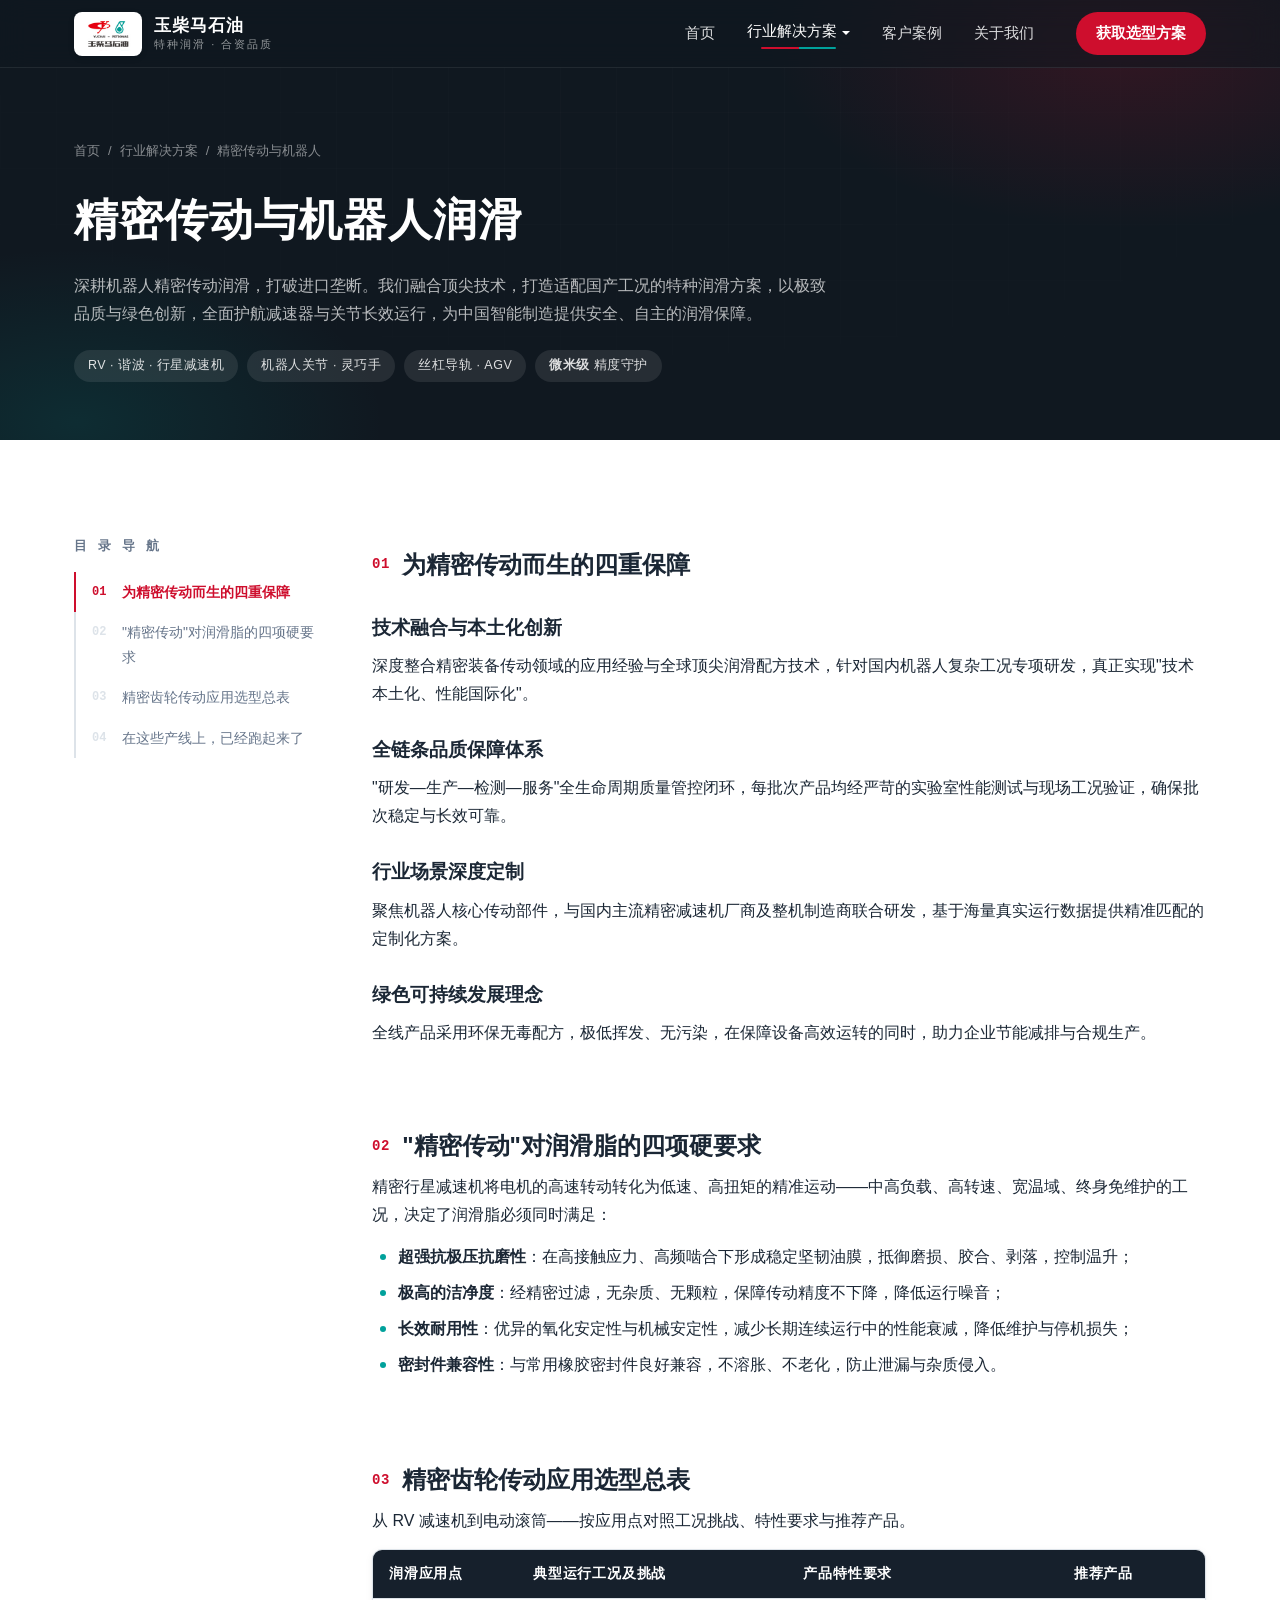
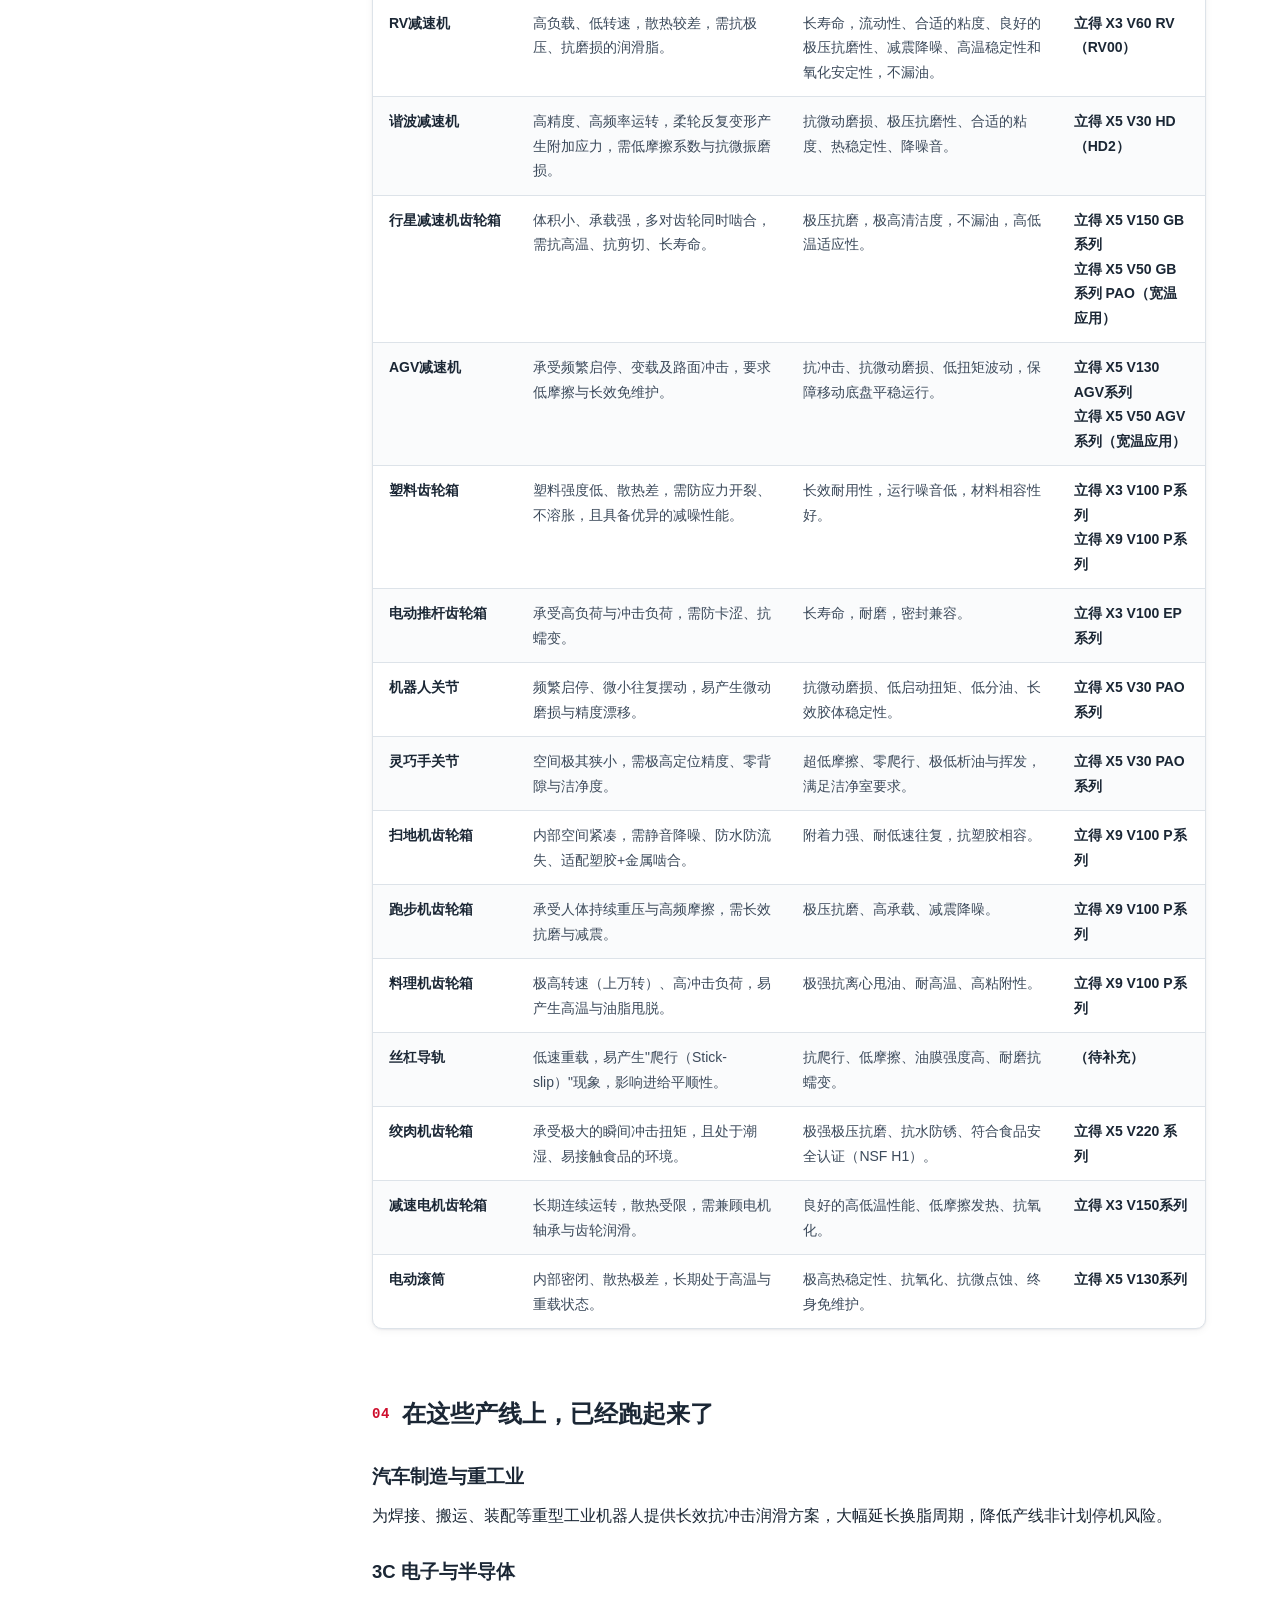
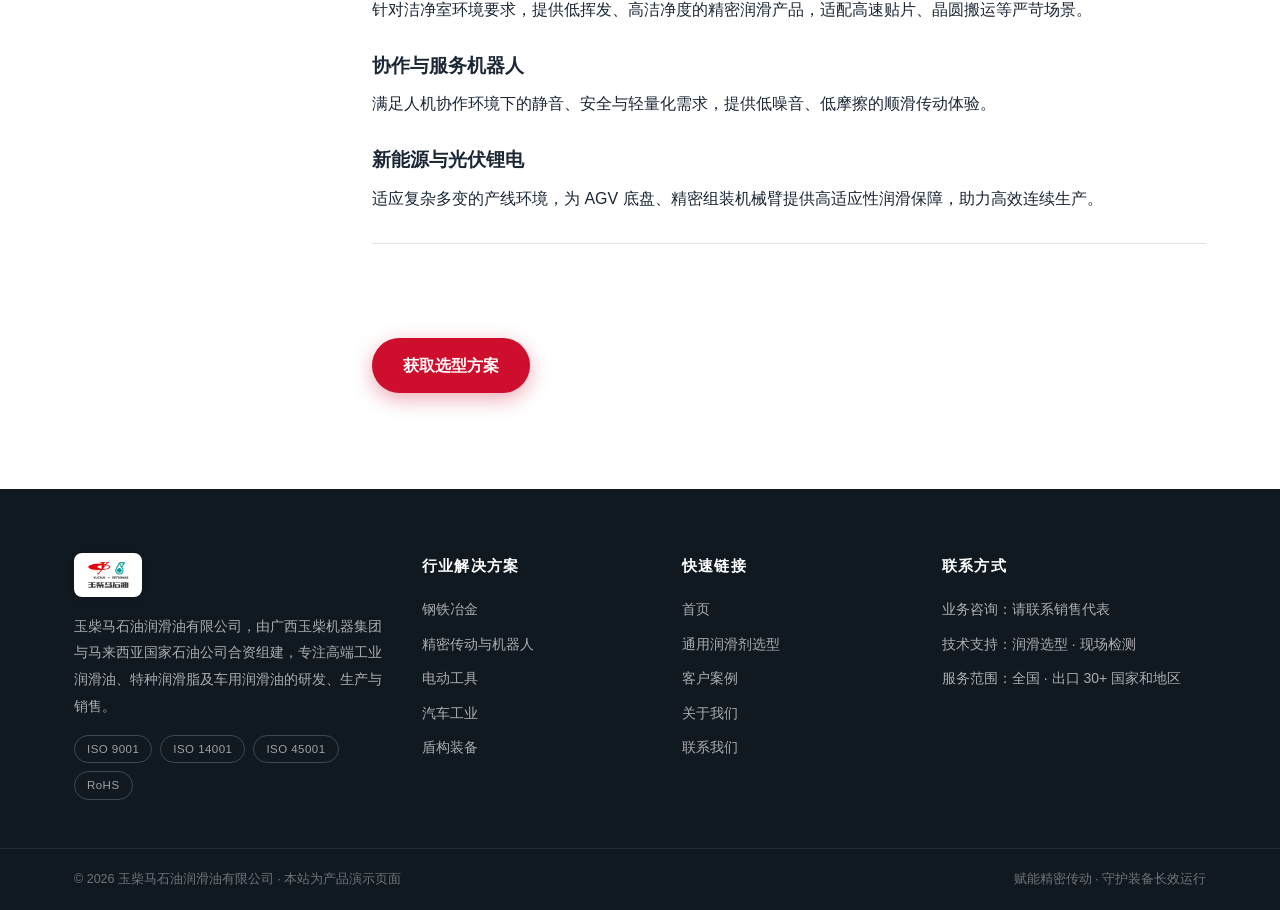
<file: solutions/precision.html>
<!DOCTYPE html>
<html lang="zh-CN">
<head>
<meta charset="UTF-8">
<meta name="viewport" content="width=device-width, initial-scale=1.0">
<title>精密传动与机器人润滑 · 玉柴马石油</title>
<meta name="description" content="RV减速机、谐波减速机、行星减速机、机器人关节等精密传动部件专用润滑脂，立得X3/X5系列产品与选型对照。">
<link rel="icon" type="image/png" href="../assets/img/logo.png">
<link rel="stylesheet" href="../assets/css/style.css">
</head>
<body>

<header class="nav" id="nav">
  <div class="nav-inner">
    <a class="brand" href="../index.html" aria-label="玉柴马石油 首页">
      <span class="brand-chip"><img src="../assets/img/logo.png" alt="玉柴马石油 YUCHAI · PETRONAS"></span>
      <span class="brand-name">玉柴马石油<small>特种润滑 · 合资品质</small></span>
    </a>
    <nav aria-label="主导航">
      <ul class="nav-links">
        <li><a class="top-link" href="../index.html">首页</a></li>
        <li>
          <a class="top-link active" href="../solutions/steel.html" aria-haspopup="true">行业解决方案<span class="caret"></span></a>
          <ul class="dropdown">
            <li><a href="../solutions/steel.html"><span class="dot"></span>钢铁冶金</a></li>
            <li><a href="../solutions/precision.html"><span class="dot"></span>精密传动与机器人</a></li>
            <li><a href="../solutions/power-tools.html"><span class="dot"></span>电动工具</a></li>
            <li><a href="../solutions/automotive.html"><span class="dot"></span>汽车工业</a></li>
            <li><a href="../solutions/tbm.html"><span class="dot"></span>盾构装备</a></li>
          </ul>
        </li>
        <li><a class="top-link" href="../cases.html">客户案例</a></li>
        <li><a class="top-link" href="../about.html">关于我们</a></li>
      </ul>
    </nav>
    <a class="nav-cta" href="../about.html#contact">获取选型方案</a>
    <button class="nav-burger" aria-label="打开菜单" aria-expanded="false"><span></span></button>
  </div>
</header>

<main>
  <div id="page-root" data-layout="solution" data-base="../" data-content="../content/pages/precision.md"></div>
</main>


<footer class="footer">
  <div class="footer-main">
    <div>
      <span class="brand-chip"><img src="../assets/img/logo.png" alt="玉柴马石油"></span>
      <p>玉柴马石油润滑油有限公司，由广西玉柴机器集团与马来西亚国家石油公司合资组建，专注高端工业润滑油、特种润滑脂及车用润滑油的研发、生产与销售。</p>
      <div class="badges">
        <span class="badge">ISO 9001</span><span class="badge">ISO 14001</span>
        <span class="badge">ISO 45001</span><span class="badge">RoHS</span>
      </div>
    </div>
    <div>
      <h4>行业解决方案</h4>
      <ul>
        <li><a href="../solutions/steel.html">钢铁冶金</a></li>
        <li><a href="../solutions/precision.html">精密传动与机器人</a></li>
        <li><a href="../solutions/power-tools.html">电动工具</a></li>
        <li><a href="../solutions/automotive.html">汽车工业</a></li>
        <li><a href="../solutions/tbm.html">盾构装备</a></li>
      </ul>
    </div>
    <div>
      <h4>快速链接</h4>
      <ul>
        <li><a href="../index.html">首页</a></li>
        <li><a href="../solutions/steel.html#钢铁行业通用润滑剂选型">通用润滑剂选型</a></li>
        <li><a href="../cases.html">客户案例</a></li>
        <li><a href="../about.html">关于我们</a></li>
        <li><a href="../about.html#contact">联系我们</a></li>
      </ul>
    </div>
    <div>
      <h4>联系方式</h4>
      <ul>
        <li>业务咨询：请联系销售代表</li>
        <li>技术支持：润滑选型 · 现场检测</li>
        <li>服务范围：全国 · 出口 30+ 国家和地区</li>
      </ul>
    </div>
  </div>
  <div class="footer-bottom">
    <div class="inner">
      <span>© 2026 玉柴马石油润滑油有限公司 · 本站为产品演示页面</span>
      <span>赋能精密传动 · 守护装备长效运行</span>
    </div>
  </div>
</footer>

<script src="../assets/js/main.js"></script>
<script src="../assets/js/vendor/marked.min.js"></script>
<script src="../assets/js/md-render.js"></script>
</body>
</html>
</file>
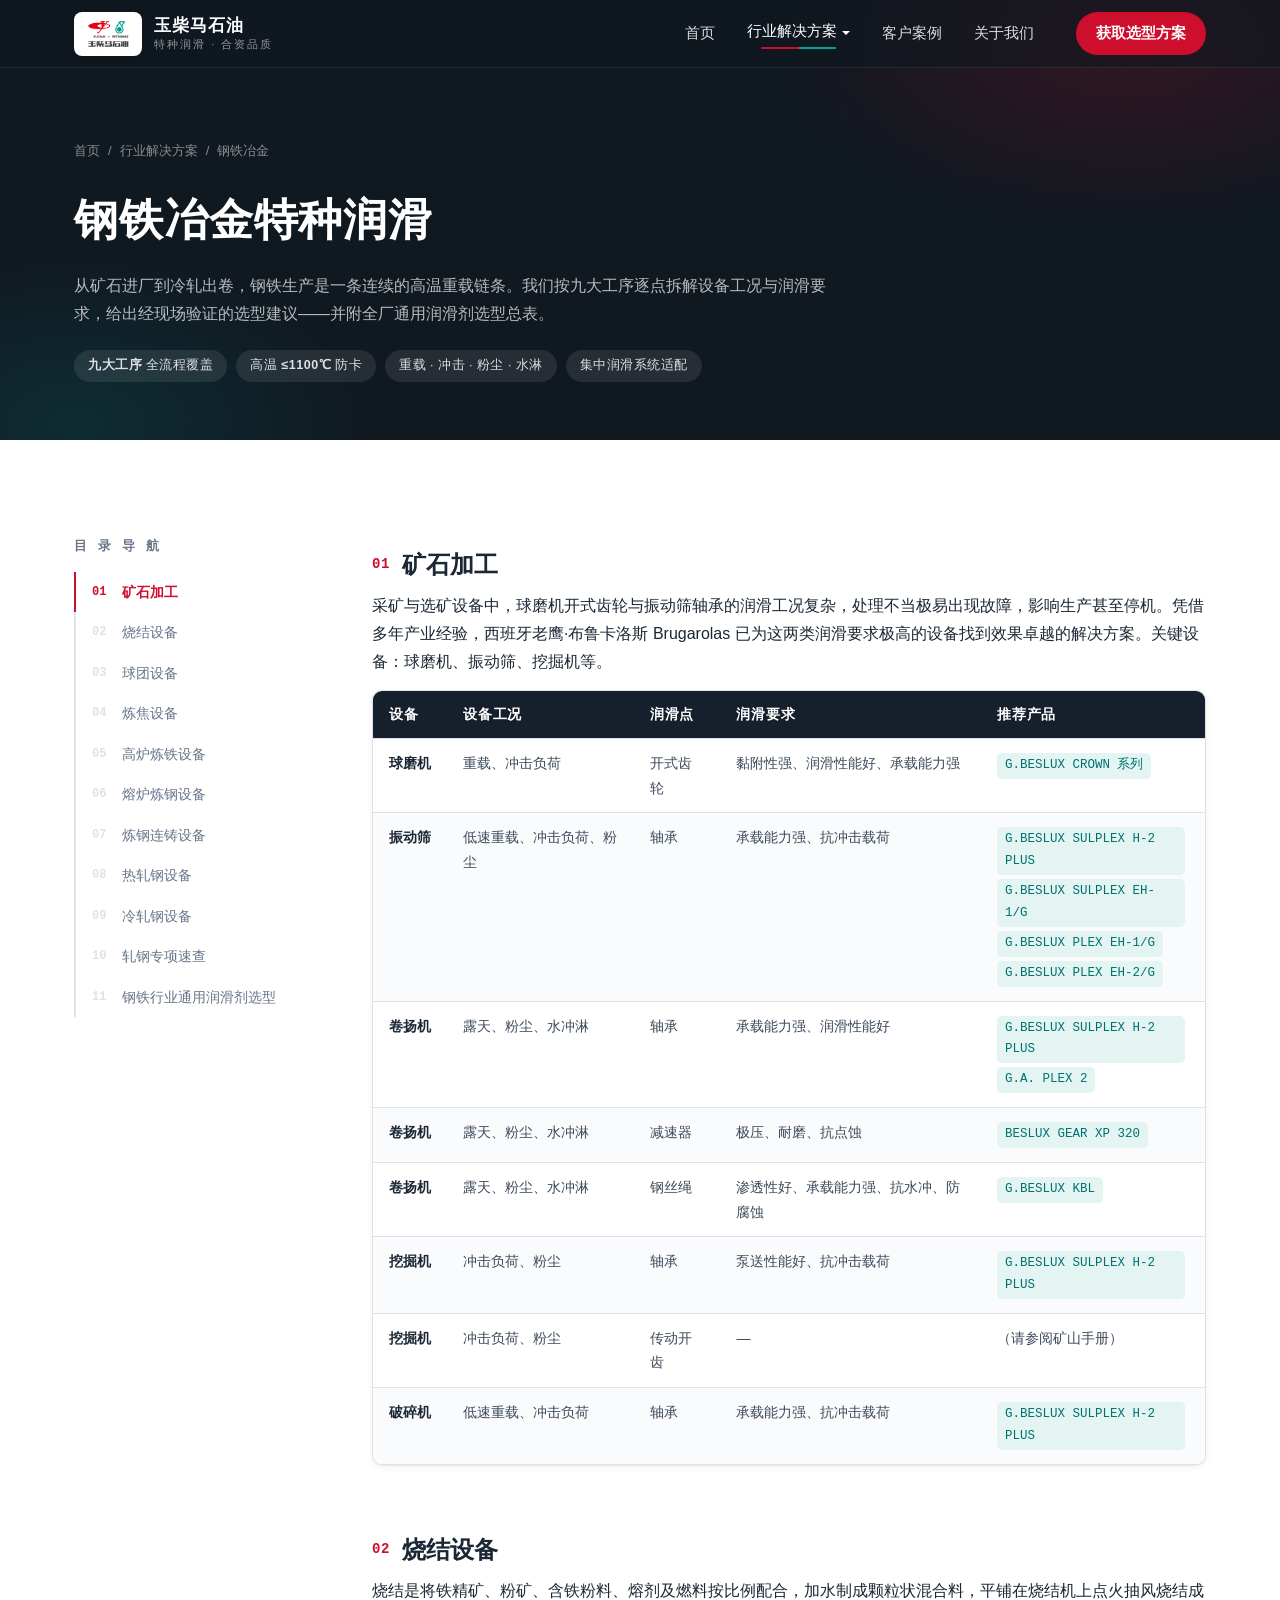
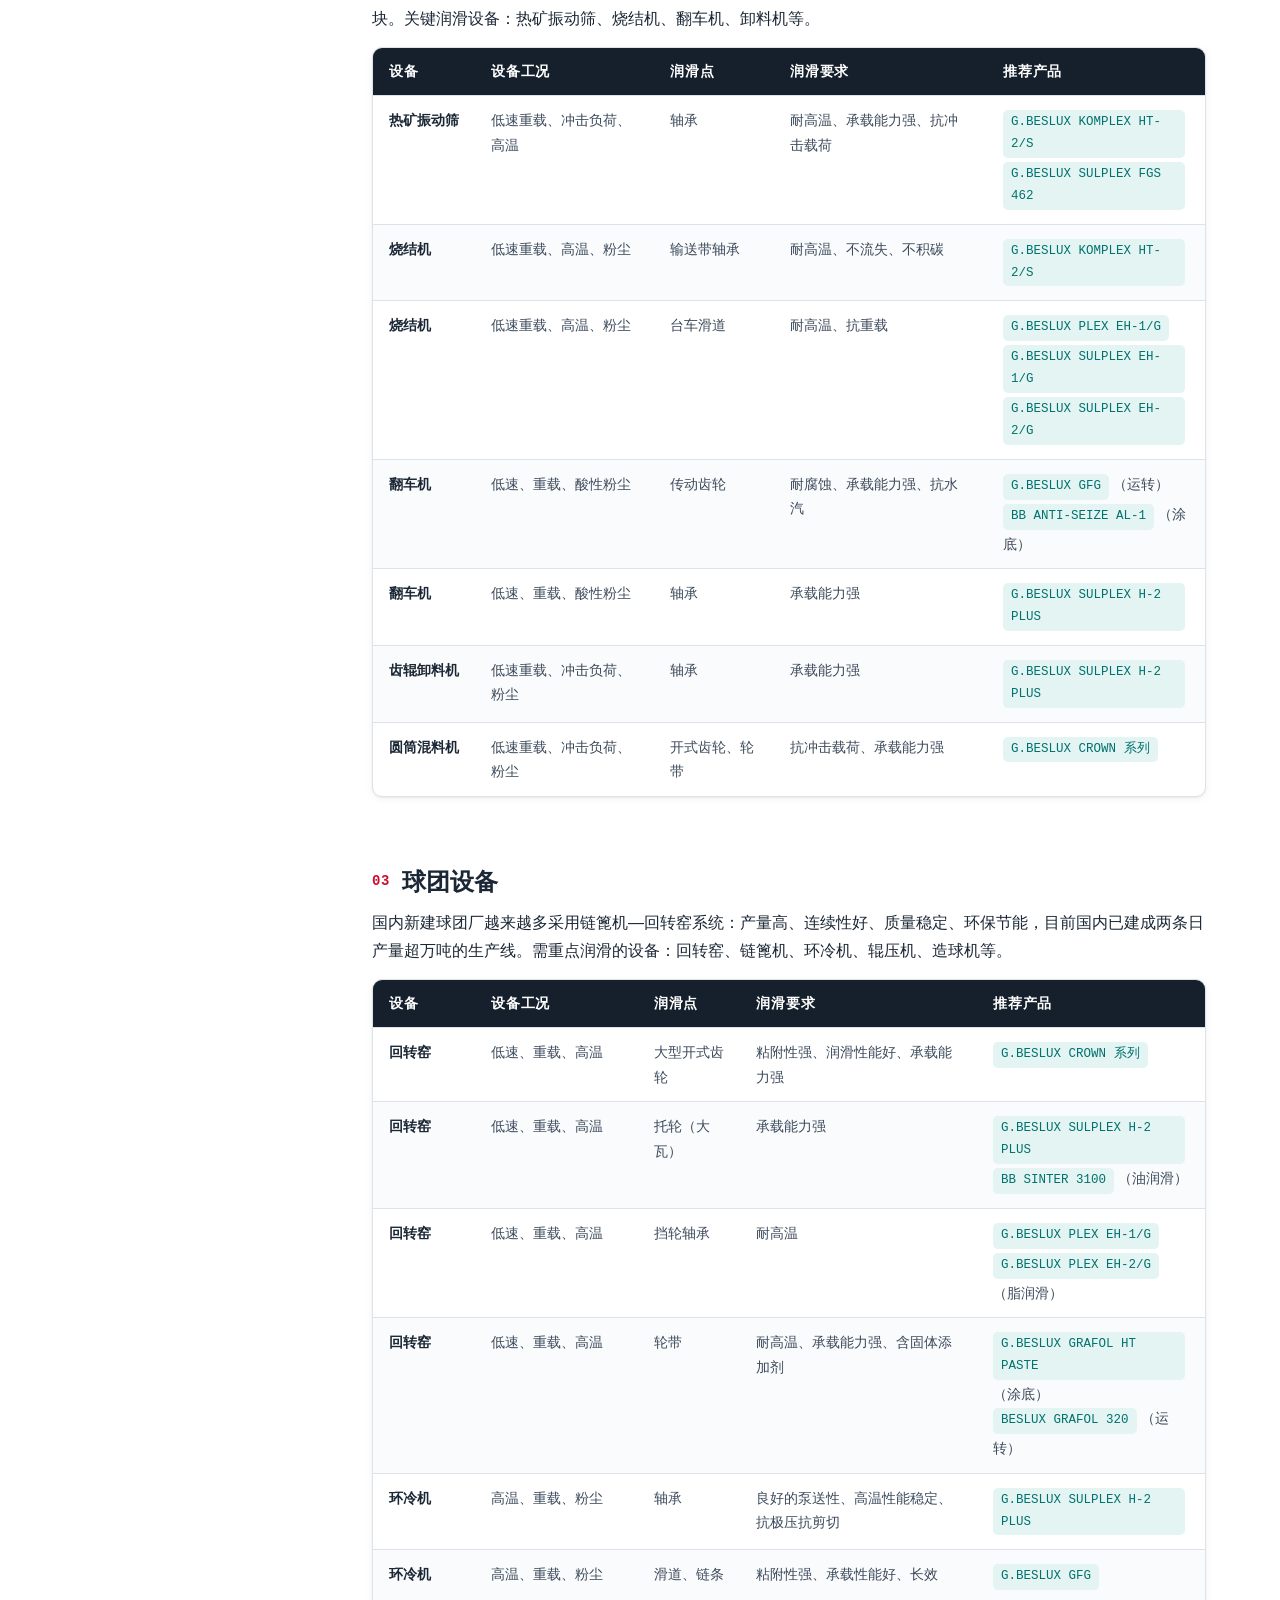
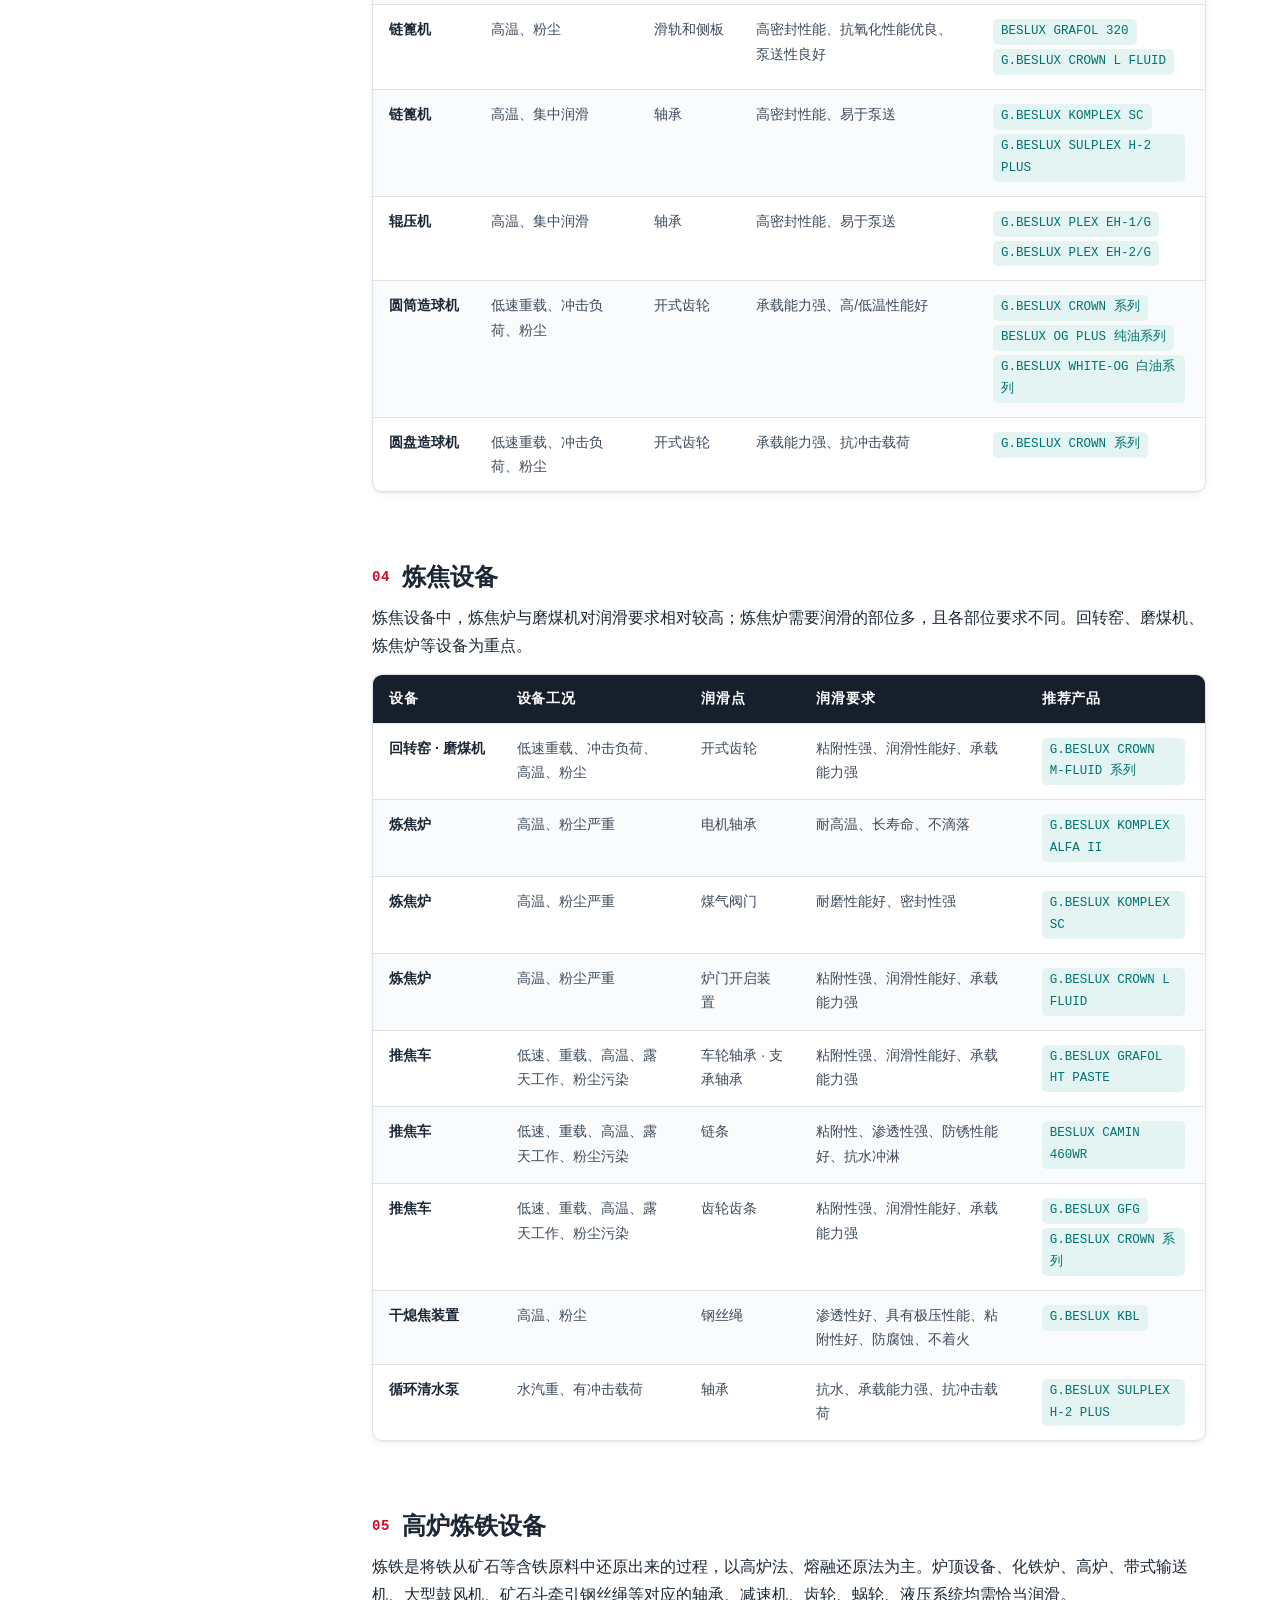
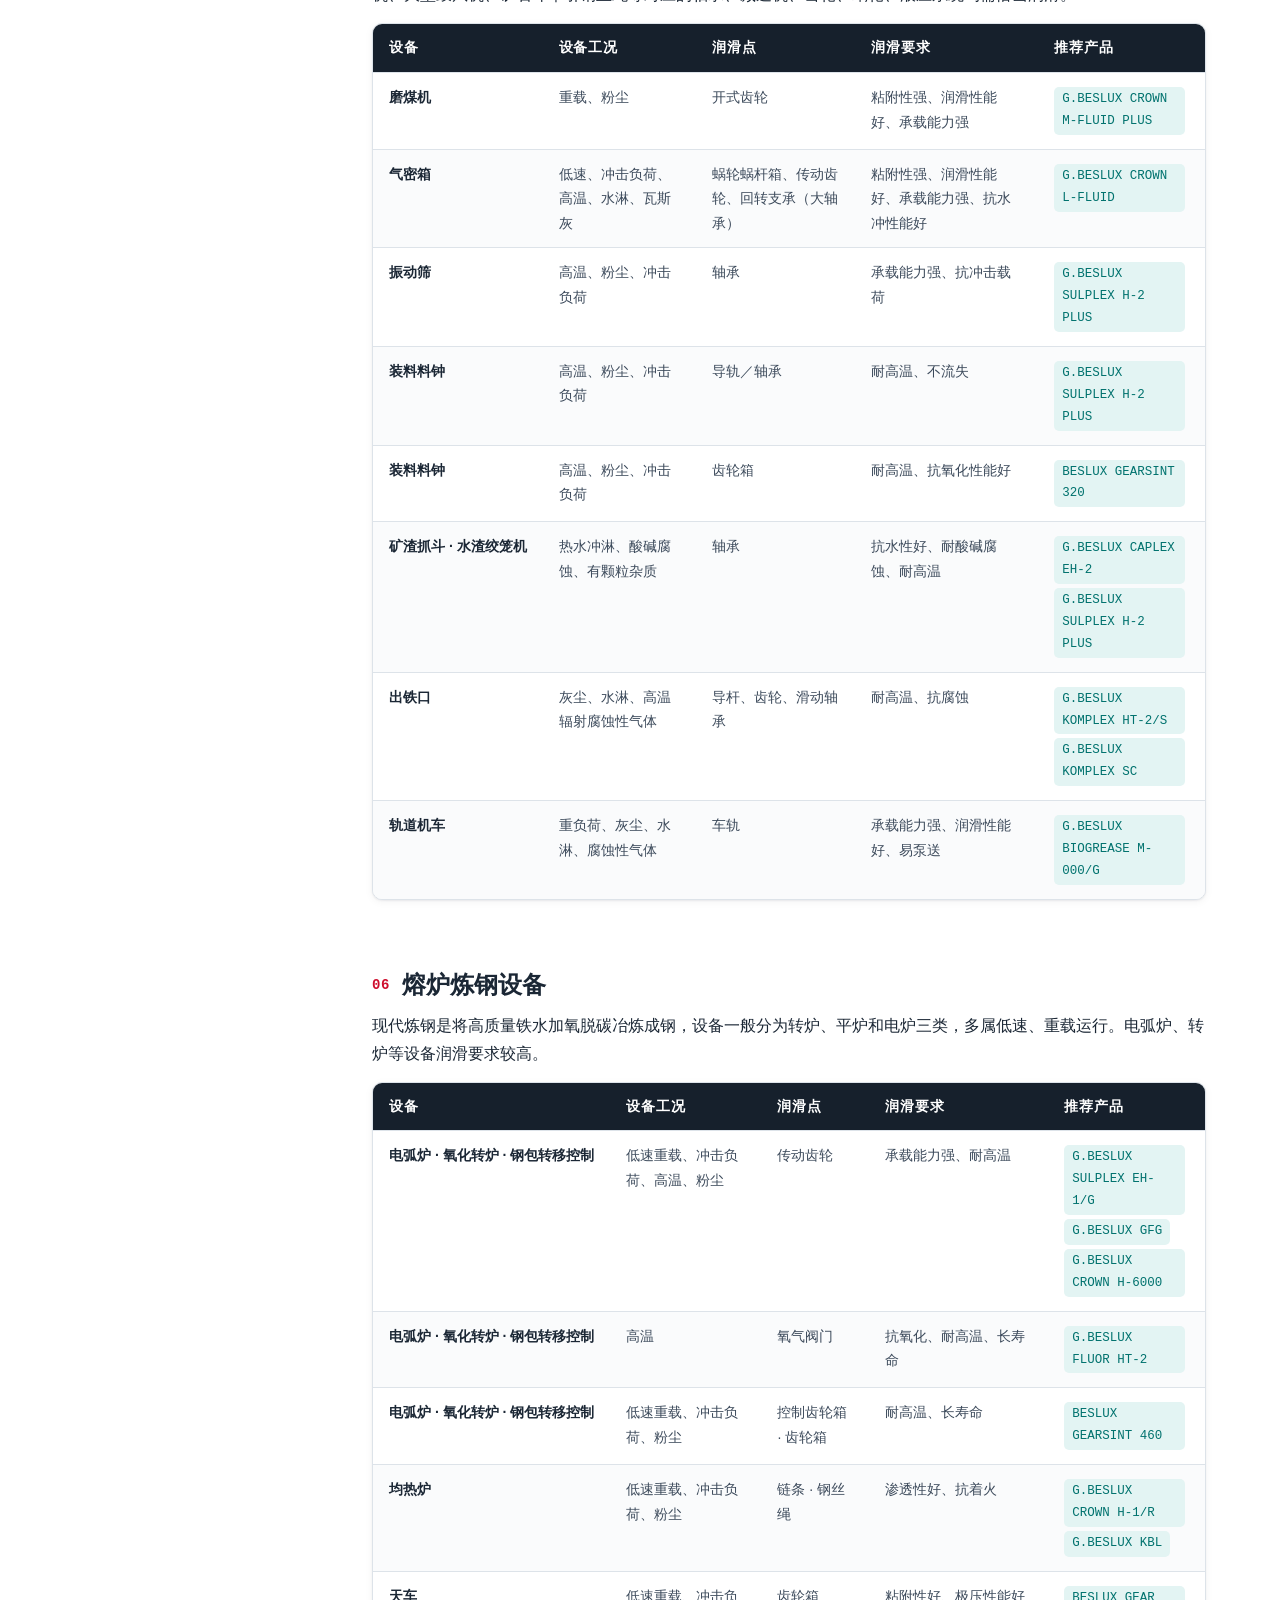
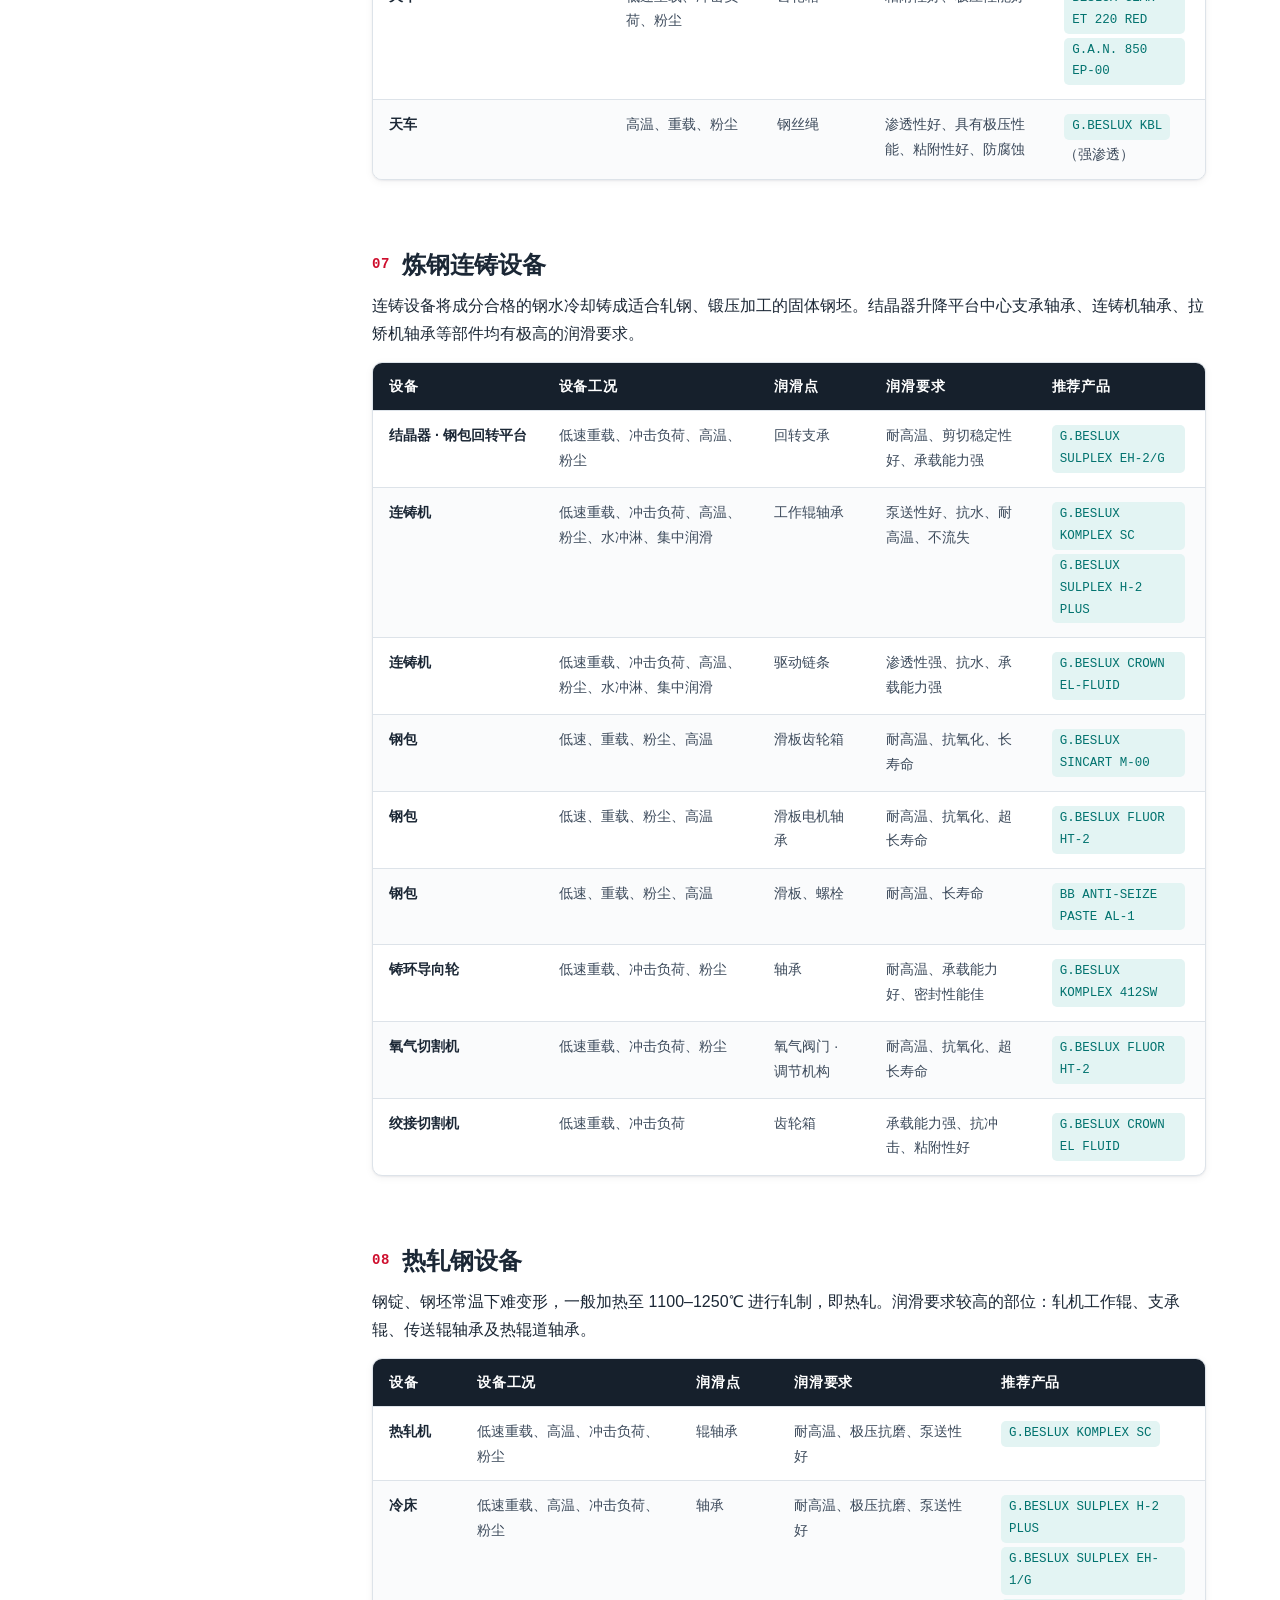
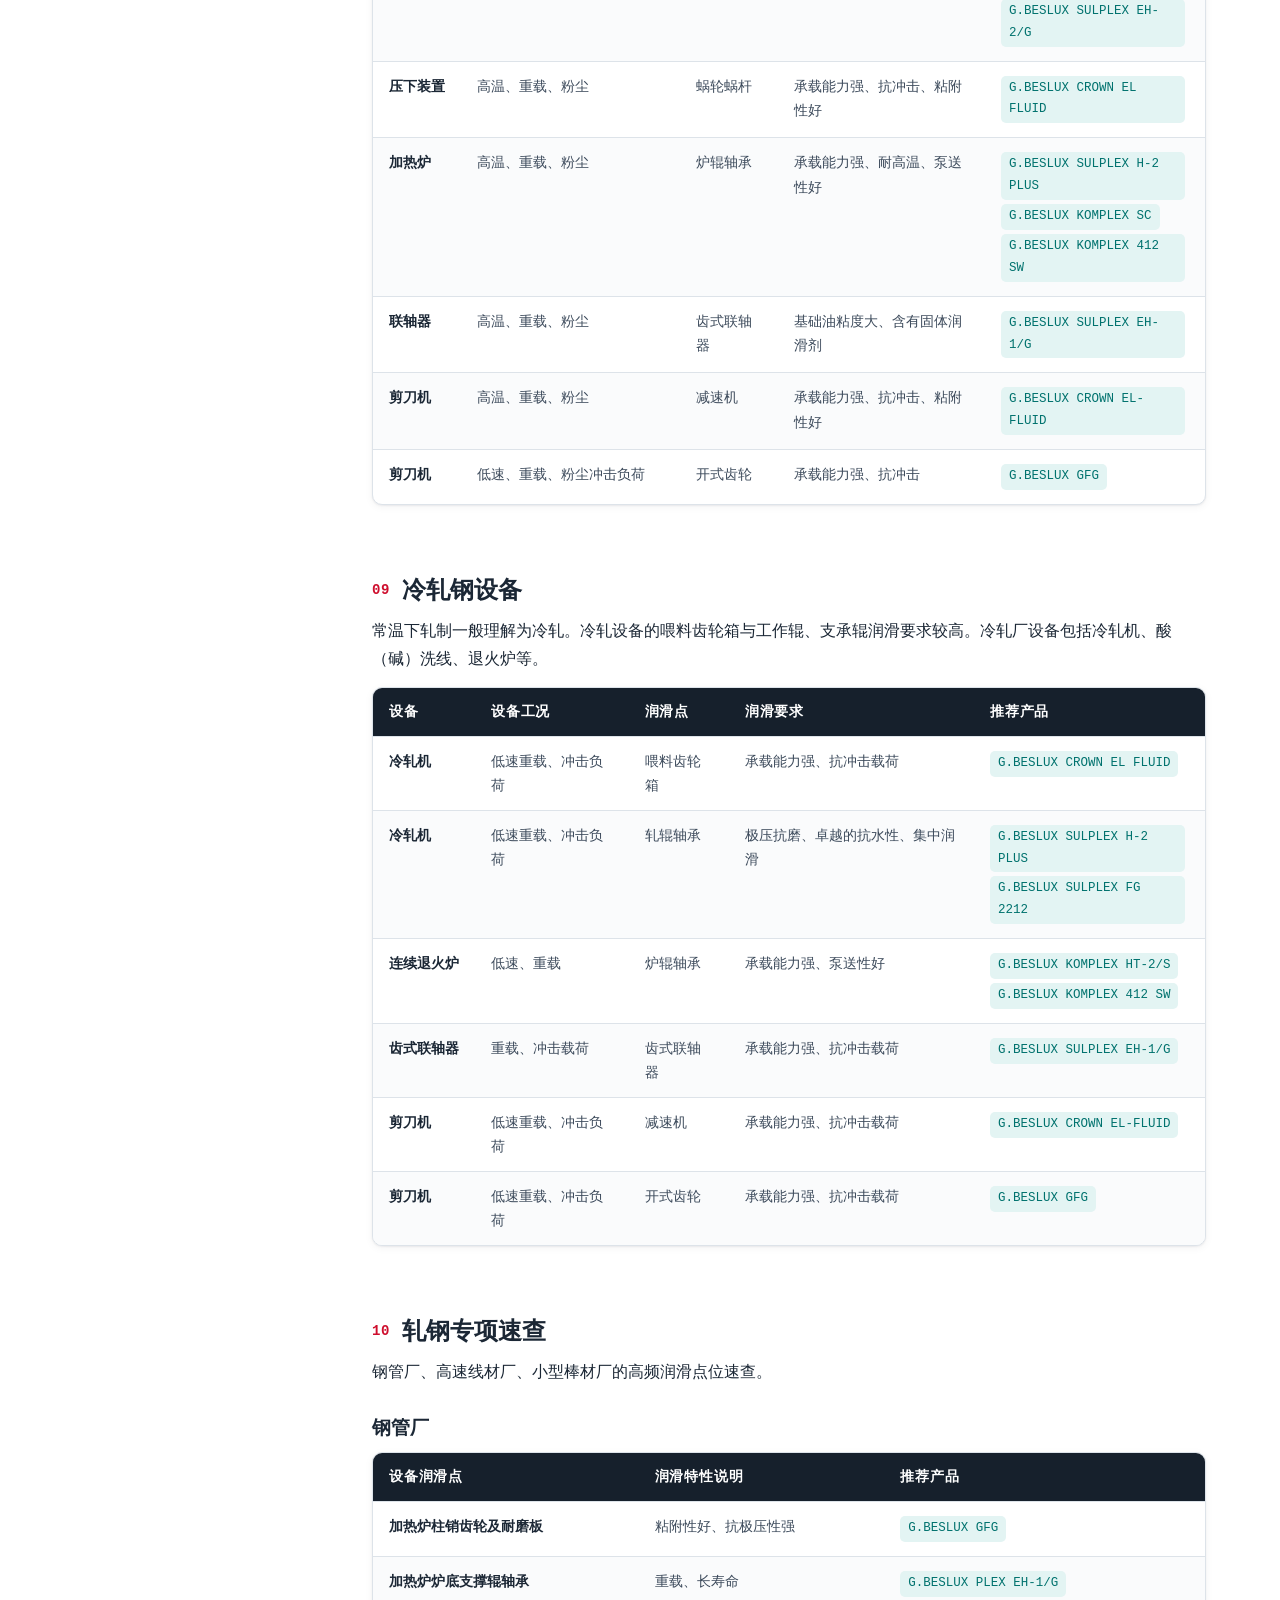
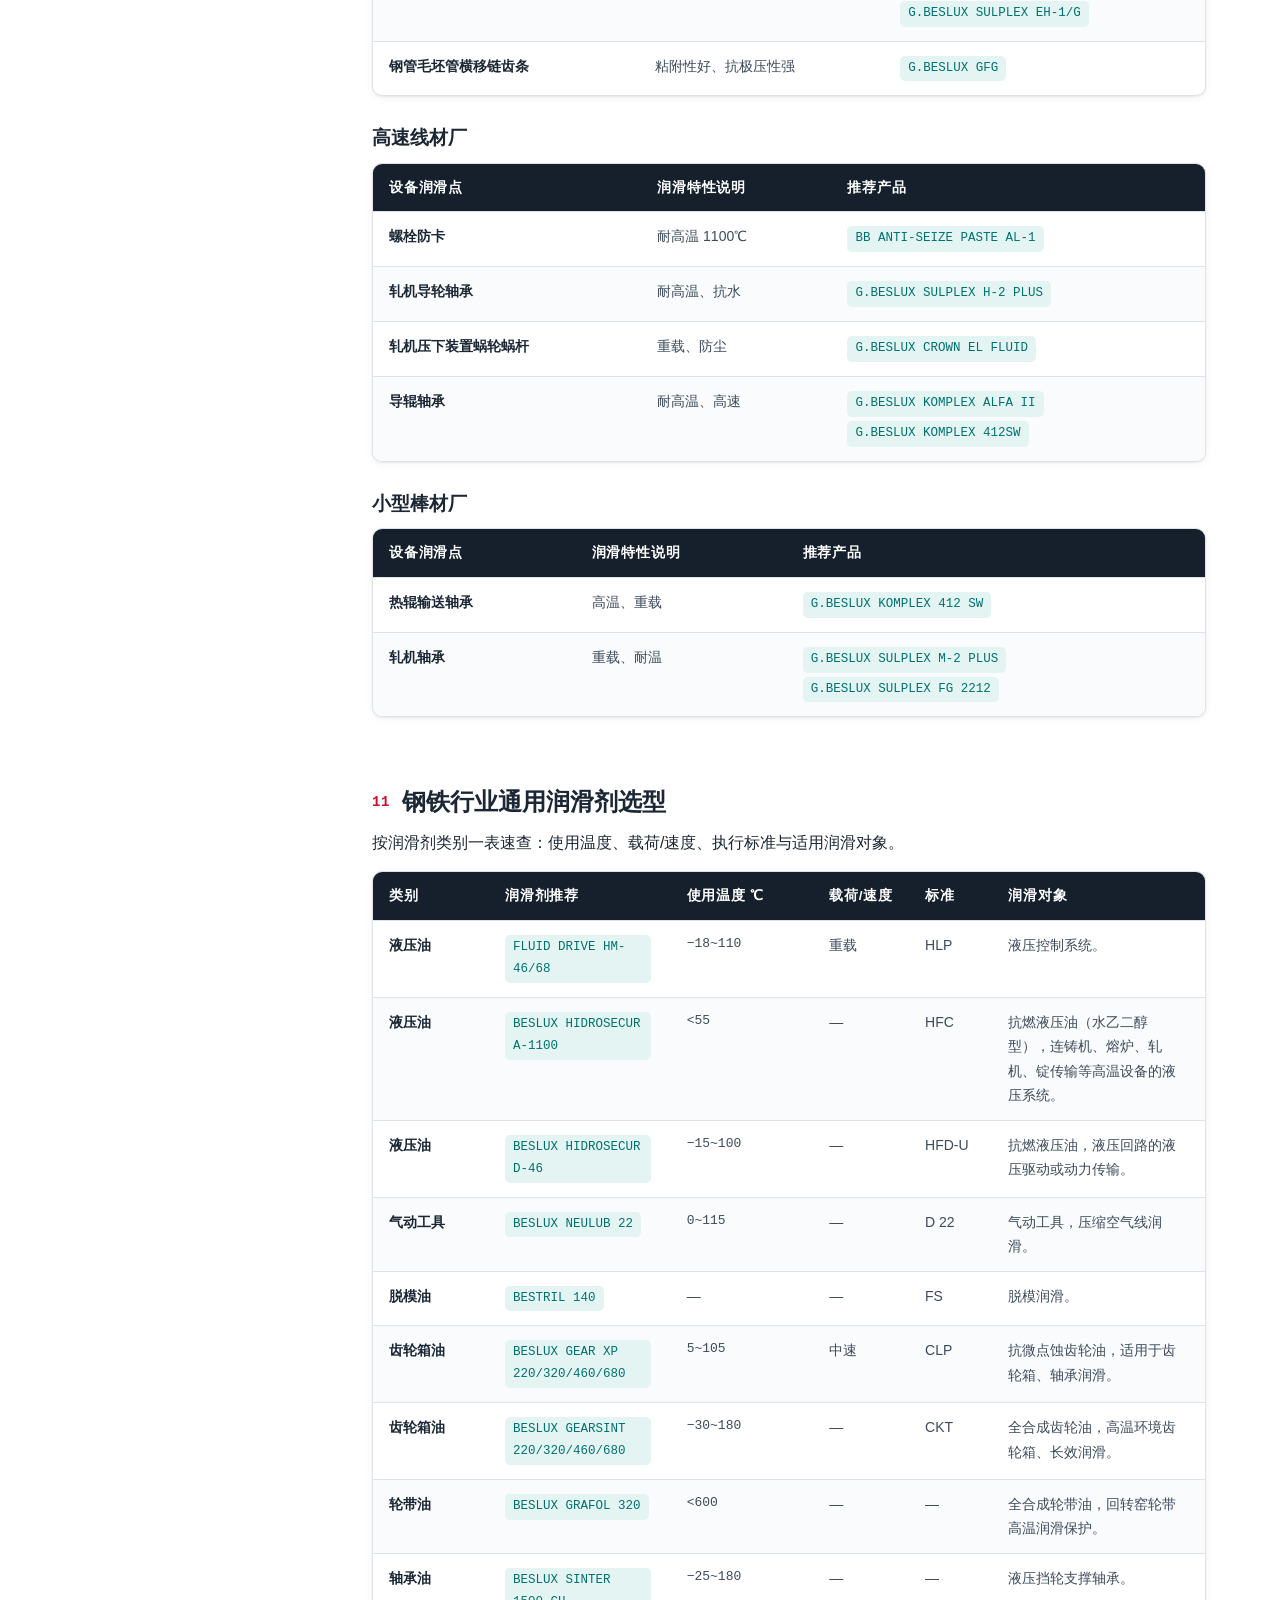
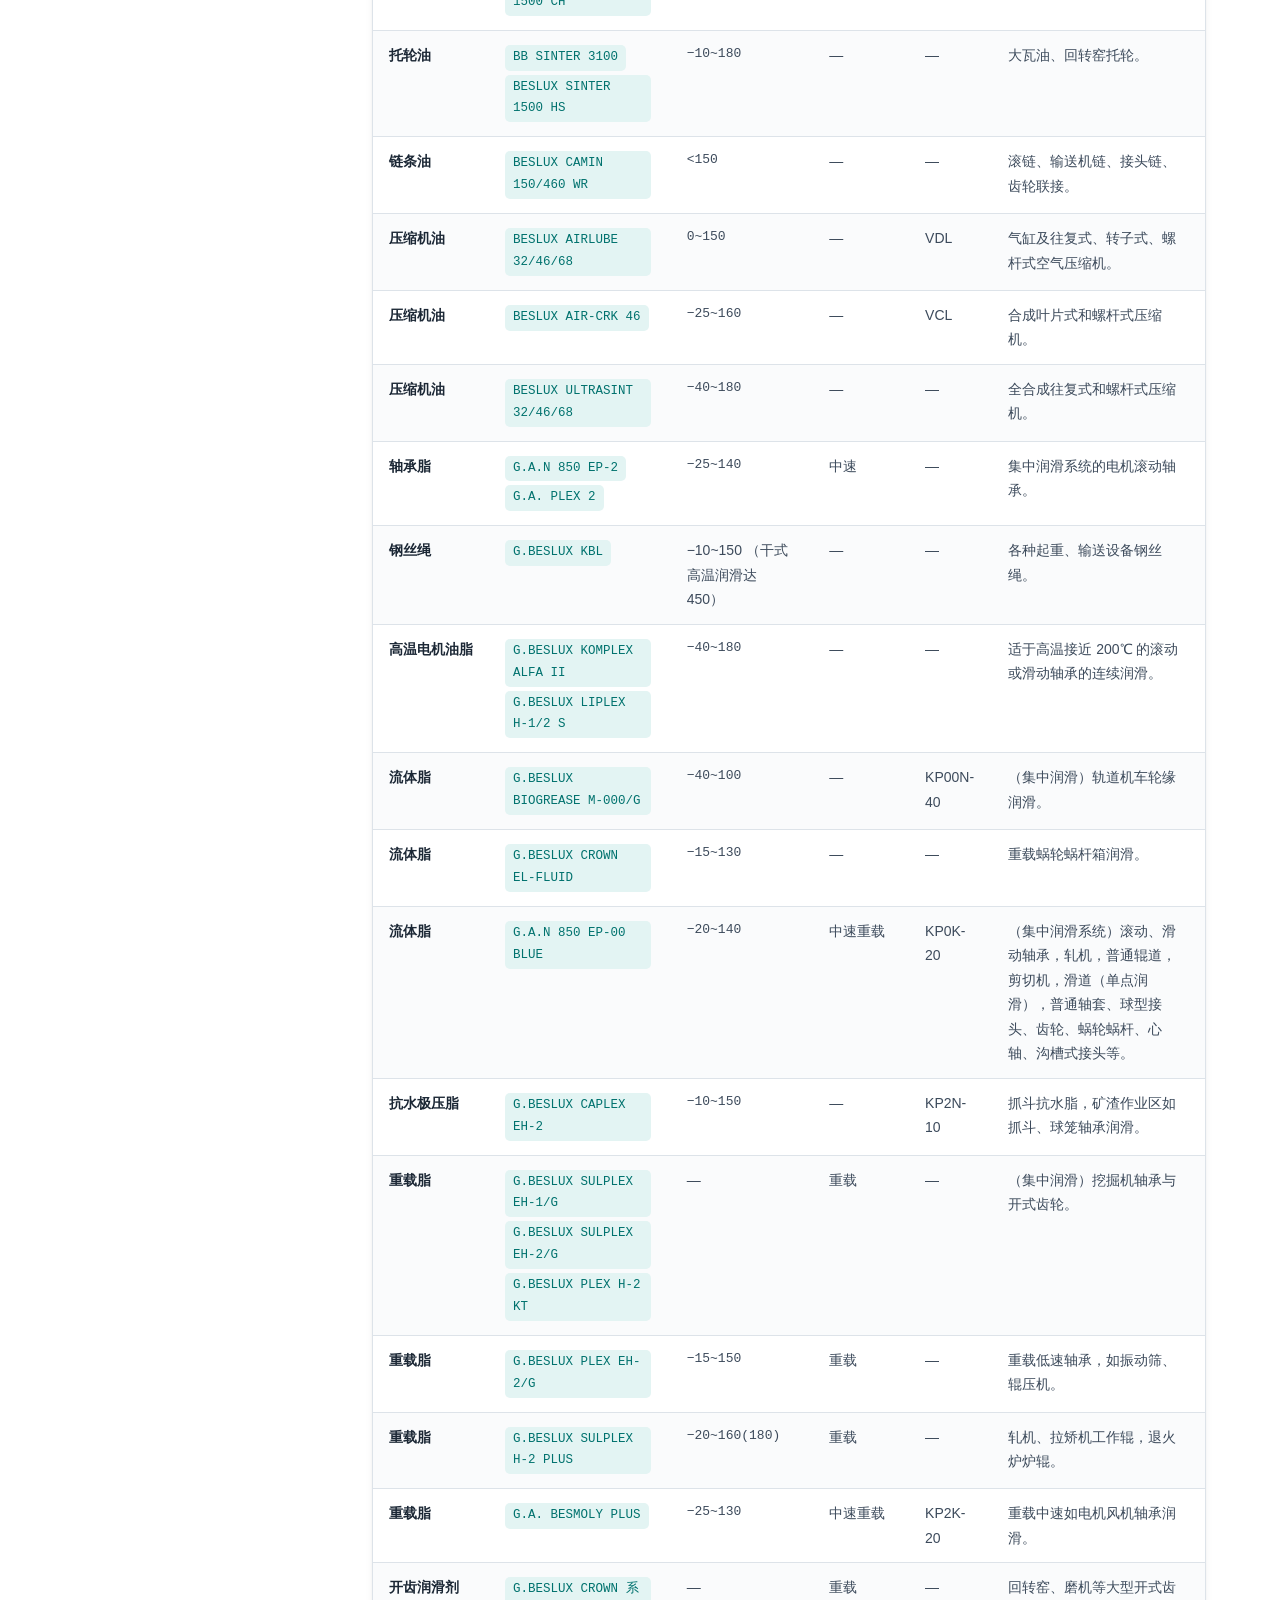
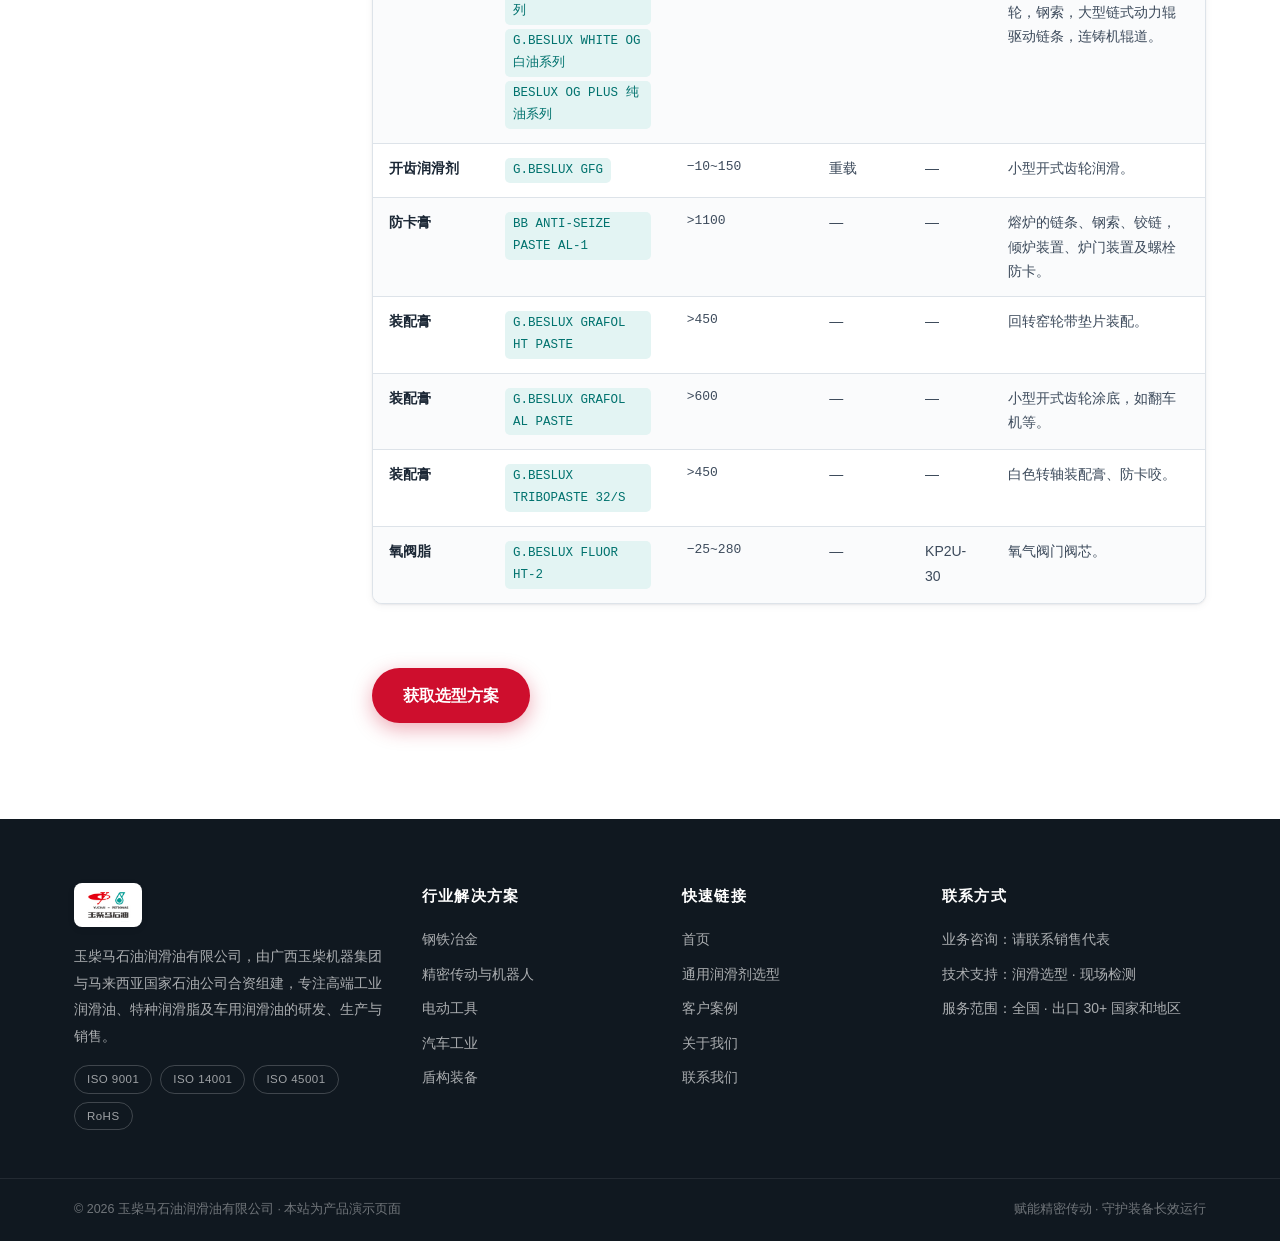
<file: solutions/steel.html>
<!DOCTYPE html>
<html lang="zh-CN">
<head>
<meta charset="UTF-8">
<meta name="viewport" content="width=device-width, initial-scale=1.0">
<title>钢铁冶金特种润滑 · 玉柴马石油</title>
<meta name="description" content="覆盖矿石加工、烧结、球团、炼焦、高炉炼铁、熔炉炼钢、连铸、热轧、冷轧全流程的特种润滑脂选型方案与通用润滑剂选型表。">
<link rel="icon" type="image/png" href="../assets/img/logo.png">
<link rel="stylesheet" href="../assets/css/style.css">
</head>
<body>

<header class="nav" id="nav">
  <div class="nav-inner">
    <a class="brand" href="../index.html" aria-label="玉柴马石油 首页">
      <span class="brand-chip"><img src="../assets/img/logo.png" alt="玉柴马石油 YUCHAI · PETRONAS"></span>
      <span class="brand-name">玉柴马石油<small>特种润滑 · 合资品质</small></span>
    </a>
    <nav aria-label="主导航">
      <ul class="nav-links">
        <li><a class="top-link" href="../index.html">首页</a></li>
        <li>
          <a class="top-link active" href="../solutions/steel.html" aria-haspopup="true">行业解决方案<span class="caret"></span></a>
          <ul class="dropdown">
            <li><a href="../solutions/steel.html"><span class="dot"></span>钢铁冶金</a></li>
            <li><a href="../solutions/precision.html"><span class="dot"></span>精密传动与机器人</a></li>
            <li><a href="../solutions/power-tools.html"><span class="dot"></span>电动工具</a></li>
            <li><a href="../solutions/automotive.html"><span class="dot"></span>汽车工业</a></li>
            <li><a href="../solutions/tbm.html"><span class="dot"></span>盾构装备</a></li>
          </ul>
        </li>
        <li><a class="top-link" href="../cases.html">客户案例</a></li>
        <li><a class="top-link" href="../about.html">关于我们</a></li>
      </ul>
    </nav>
    <a class="nav-cta" href="../about.html#contact">获取选型方案</a>
    <button class="nav-burger" aria-label="打开菜单" aria-expanded="false"><span></span></button>
  </div>
</header>

<main>
  <div id="page-root" data-layout="solution" data-base="../" data-content="../content/pages/steel.md"></div>
</main>


<footer class="footer">
  <div class="footer-main">
    <div>
      <span class="brand-chip"><img src="../assets/img/logo.png" alt="玉柴马石油"></span>
      <p>玉柴马石油润滑油有限公司，由广西玉柴机器集团与马来西亚国家石油公司合资组建，专注高端工业润滑油、特种润滑脂及车用润滑油的研发、生产与销售。</p>
      <div class="badges">
        <span class="badge">ISO 9001</span><span class="badge">ISO 14001</span>
        <span class="badge">ISO 45001</span><span class="badge">RoHS</span>
      </div>
    </div>
    <div>
      <h4>行业解决方案</h4>
      <ul>
        <li><a href="../solutions/steel.html">钢铁冶金</a></li>
        <li><a href="../solutions/precision.html">精密传动与机器人</a></li>
        <li><a href="../solutions/power-tools.html">电动工具</a></li>
        <li><a href="../solutions/automotive.html">汽车工业</a></li>
        <li><a href="../solutions/tbm.html">盾构装备</a></li>
      </ul>
    </div>
    <div>
      <h4>快速链接</h4>
      <ul>
        <li><a href="../index.html">首页</a></li>
        <li><a href="../solutions/steel.html#钢铁行业通用润滑剂选型">通用润滑剂选型</a></li>
        <li><a href="../cases.html">客户案例</a></li>
        <li><a href="../about.html">关于我们</a></li>
        <li><a href="../about.html#contact">联系我们</a></li>
      </ul>
    </div>
    <div>
      <h4>联系方式</h4>
      <ul>
        <li>业务咨询：请联系销售代表</li>
        <li>技术支持：润滑选型 · 现场检测</li>
        <li>服务范围：全国 · 出口 30+ 国家和地区</li>
      </ul>
    </div>
  </div>
  <div class="footer-bottom">
    <div class="inner">
      <span>© 2026 玉柴马石油润滑油有限公司 · 本站为产品演示页面</span>
      <span>赋能精密传动 · 守护装备长效运行</span>
    </div>
  </div>
</footer>

<script src="../assets/js/main.js"></script>
<script src="../assets/js/vendor/marked.min.js"></script>
<script src="../assets/js/md-render.js"></script>
</body>
</html>
</file>
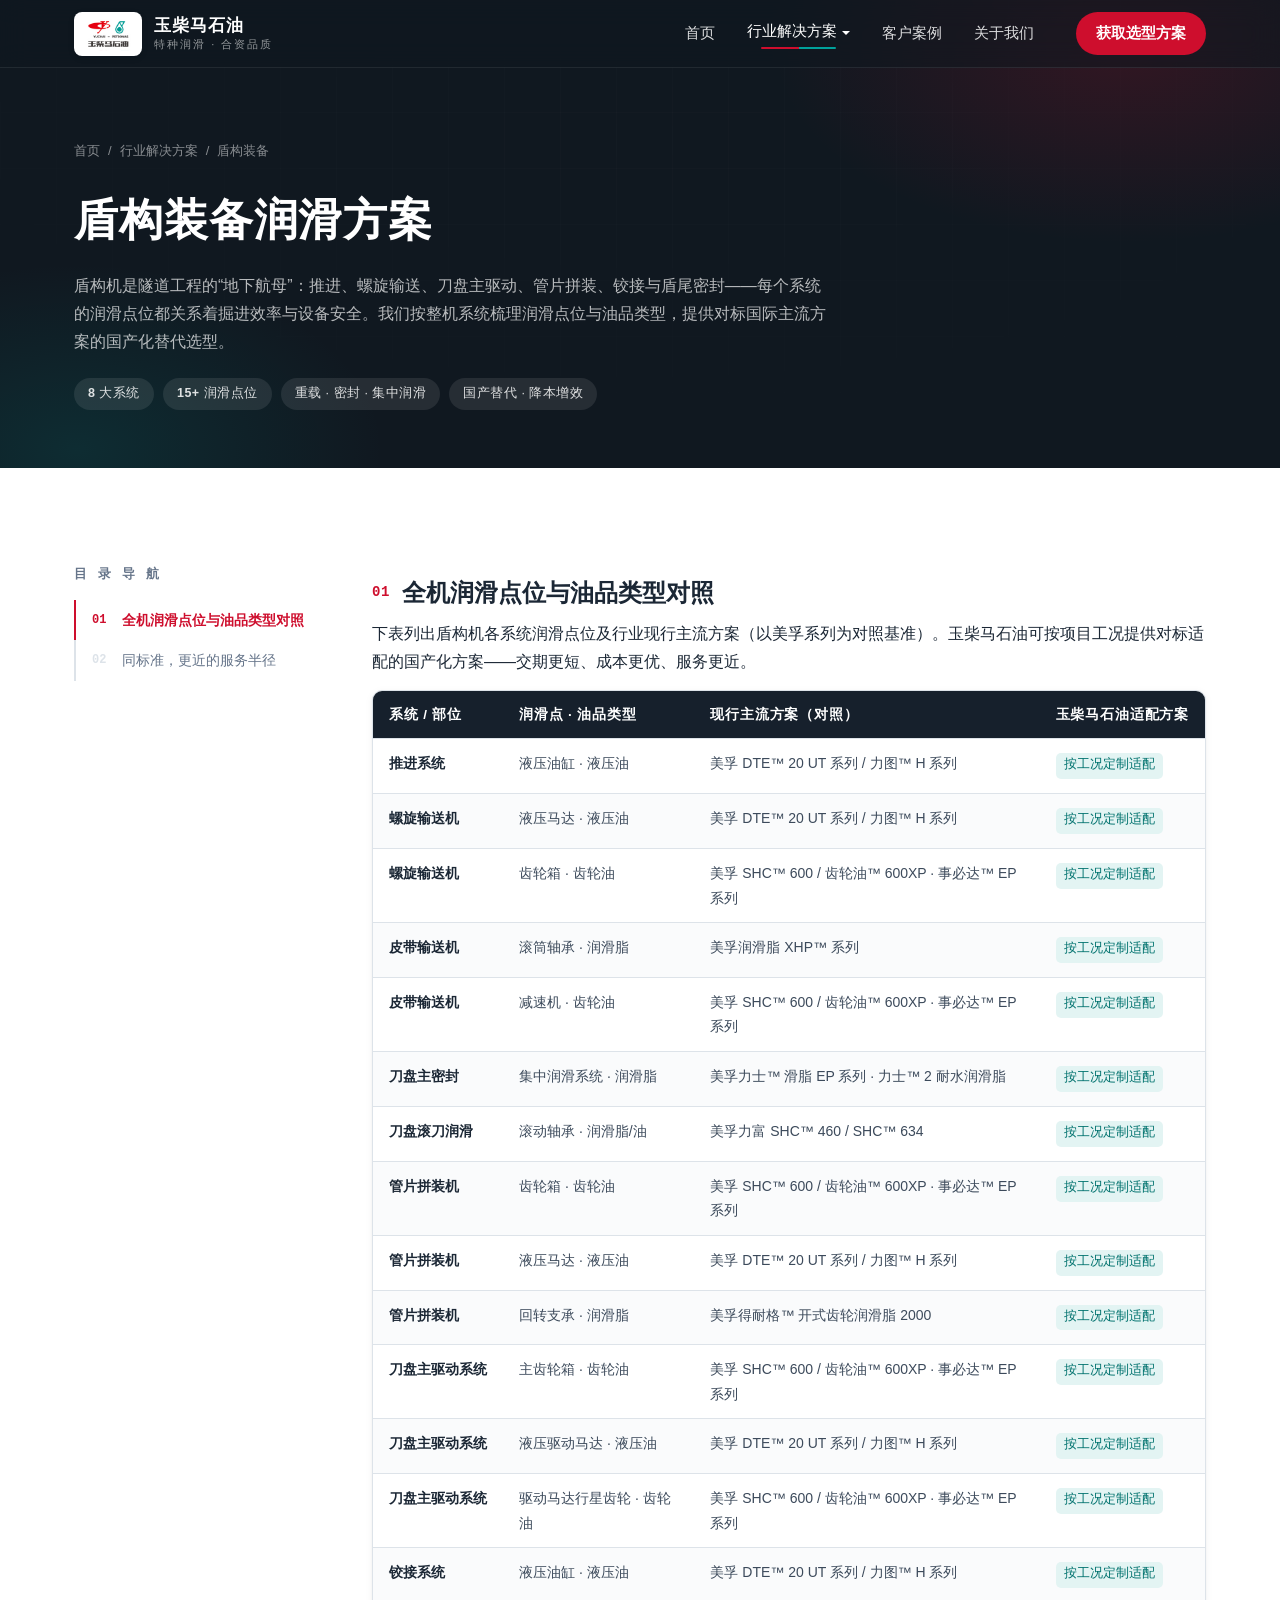
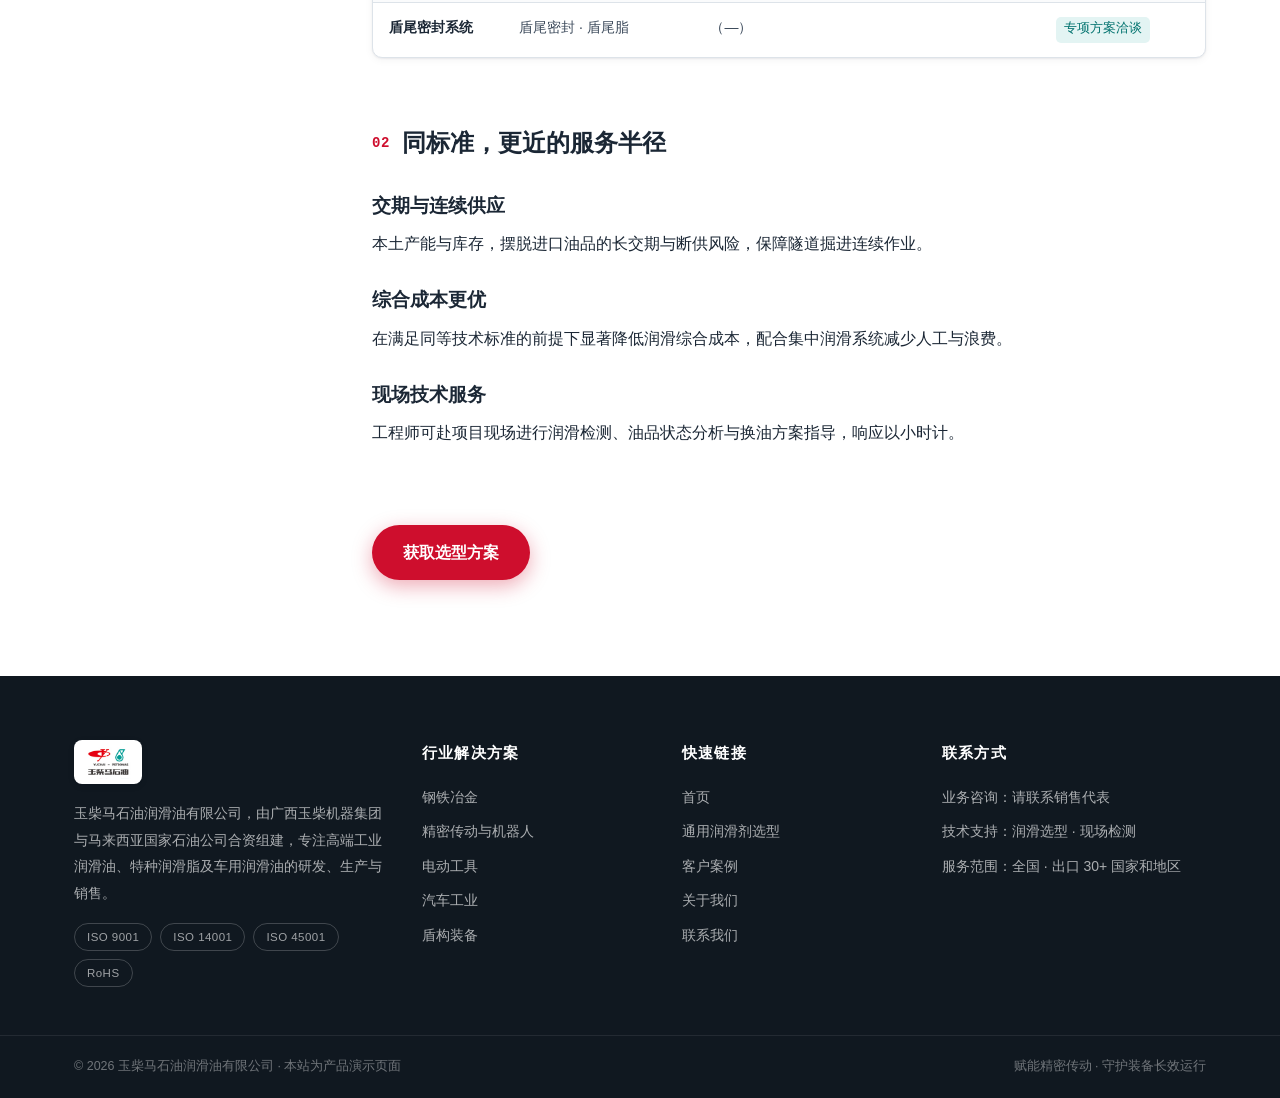
<file: solutions/tbm.html>
<!DOCTYPE html>
<html lang="zh-CN">
<head>
<meta charset="UTF-8">
<meta name="viewport" content="width=device-width, initial-scale=1.0">
<title>盾构装备润滑 · 玉柴马石油</title>
<meta name="description" content="盾构机推进、螺旋输送、刀盘主驱动、管片拼装、铰接与盾尾密封各系统润滑点位与国产替代选型对照。">
<link rel="icon" type="image/png" href="../assets/img/logo.png">
<link rel="stylesheet" href="../assets/css/style.css">
</head>
<body>

<header class="nav" id="nav">
  <div class="nav-inner">
    <a class="brand" href="../index.html" aria-label="玉柴马石油 首页">
      <span class="brand-chip"><img src="../assets/img/logo.png" alt="玉柴马石油 YUCHAI · PETRONAS"></span>
      <span class="brand-name">玉柴马石油<small>特种润滑 · 合资品质</small></span>
    </a>
    <nav aria-label="主导航">
      <ul class="nav-links">
        <li><a class="top-link" href="../index.html">首页</a></li>
        <li>
          <a class="top-link active" href="../solutions/steel.html" aria-haspopup="true">行业解决方案<span class="caret"></span></a>
          <ul class="dropdown">
            <li><a href="../solutions/steel.html"><span class="dot"></span>钢铁冶金</a></li>
            <li><a href="../solutions/precision.html"><span class="dot"></span>精密传动与机器人</a></li>
            <li><a href="../solutions/power-tools.html"><span class="dot"></span>电动工具</a></li>
            <li><a href="../solutions/automotive.html"><span class="dot"></span>汽车工业</a></li>
            <li><a href="../solutions/tbm.html"><span class="dot"></span>盾构装备</a></li>
          </ul>
        </li>
        <li><a class="top-link" href="../cases.html">客户案例</a></li>
        <li><a class="top-link" href="../about.html">关于我们</a></li>
      </ul>
    </nav>
    <a class="nav-cta" href="../about.html#contact">获取选型方案</a>
    <button class="nav-burger" aria-label="打开菜单" aria-expanded="false"><span></span></button>
  </div>
</header>

<main>
  <div id="page-root" data-layout="solution" data-base="../" data-content="../content/pages/tbm.md"></div>
</main>


<footer class="footer">
  <div class="footer-main">
    <div>
      <span class="brand-chip"><img src="../assets/img/logo.png" alt="玉柴马石油"></span>
      <p>玉柴马石油润滑油有限公司，由广西玉柴机器集团与马来西亚国家石油公司合资组建，专注高端工业润滑油、特种润滑脂及车用润滑油的研发、生产与销售。</p>
      <div class="badges">
        <span class="badge">ISO 9001</span><span class="badge">ISO 14001</span>
        <span class="badge">ISO 45001</span><span class="badge">RoHS</span>
      </div>
    </div>
    <div>
      <h4>行业解决方案</h4>
      <ul>
        <li><a href="../solutions/steel.html">钢铁冶金</a></li>
        <li><a href="../solutions/precision.html">精密传动与机器人</a></li>
        <li><a href="../solutions/power-tools.html">电动工具</a></li>
        <li><a href="../solutions/automotive.html">汽车工业</a></li>
        <li><a href="../solutions/tbm.html">盾构装备</a></li>
      </ul>
    </div>
    <div>
      <h4>快速链接</h4>
      <ul>
        <li><a href="../index.html">首页</a></li>
        <li><a href="../solutions/steel.html#钢铁行业通用润滑剂选型">通用润滑剂选型</a></li>
        <li><a href="../cases.html">客户案例</a></li>
        <li><a href="../about.html">关于我们</a></li>
        <li><a href="../about.html#contact">联系我们</a></li>
      </ul>
    </div>
    <div>
      <h4>联系方式</h4>
      <ul>
        <li>业务咨询：请联系销售代表</li>
        <li>技术支持：润滑选型 · 现场检测</li>
        <li>服务范围：全国 · 出口 30+ 国家和地区</li>
      </ul>
    </div>
  </div>
  <div class="footer-bottom">
    <div class="inner">
      <span>© 2026 玉柴马石油润滑油有限公司 · 本站为产品演示页面</span>
      <span>赋能精密传动 · 守护装备长效运行</span>
    </div>
  </div>
</footer>

<script src="../assets/js/main.js"></script>
<script src="../assets/js/vendor/marked.min.js"></script>
<script src="../assets/js/md-render.js"></script>
</body>
</html>
</file>
<file: assets/css/style.css>
/* ============================================================
   玉柴马石油 · 特种润滑 — 站点样式
   语义色彩系统：红 = 工况/挑战 · 青 = 方案/防护
   ============================================================ */

:root {
  --red: #CE0E2D;
  --red-deep: #8F0A1E;
  --red-soft: #FBE9EC;
  --teal: #00A19B;
  --teal-deep: #00726E;
  --teal-soft: #E3F4F3;
  --black: #101820;
  --navy: #16202C;
  --slate: #3C4A5B;
  --ink: #1B2735;
  --gray: #66758A;
  --line: #DDE3E9;
  --bg: #F7F8F9;
  --white: #FFFFFF;
  --mono: "SF Mono", ui-monospace, "JetBrains Mono", Menlo, Consolas, "Courier New", monospace;
  --sans: -apple-system, BlinkMacSystemFont, "PingFang SC", "Hiragino Sans GB", "Microsoft YaHei", "Noto Sans SC", "Source Han Sans SC", sans-serif;
  --shadow-sm: 0 1px 2px rgba(16, 24, 32, .06), 0 2px 8px rgba(16, 24, 32, .05);
  --shadow-md: 0 4px 14px rgba(16, 24, 32, .08), 0 12px 32px rgba(16, 24, 32, .08);
  --radius: 10px;
  --nav-h: 68px;
  --maxw: 1180px;
}

* { margin: 0; padding: 0; box-sizing: border-box; }
html { scroll-behavior: smooth; -webkit-text-size-adjust: 100%; }
html:focus-within { scroll-behavior: smooth; }

body {
  font-family: var(--sans);
  color: var(--ink);
  background: var(--white);
  line-height: 1.75;
  font-size: 16px;
}

img, svg { max-width: 100%; display: block; }
a { color: inherit; text-decoration: none; }
ul, ol { list-style: none; }
button { font-family: inherit; cursor: pointer; }

.container { max-width: var(--maxw); margin: 0 auto; padding: 0 24px; }
.mono { font-family: var(--mono); }

:focus-visible { outline: 2px solid var(--teal); outline-offset: 2px; border-radius: 2px; }

/* ---------- 顶部导航 ---------- */
.nav {
  position: fixed; top: 0; left: 0; right: 0; z-index: 100;
  height: var(--nav-h);
  background: rgba(16, 24, 32, .55);
  backdrop-filter: blur(14px);
  -webkit-backdrop-filter: blur(14px);
  border-bottom: 1px solid rgba(255, 255, 255, .08);
  transition: background .3s ease, box-shadow .3s ease;
}
.nav.solid { background: rgba(16, 24, 32, .92); box-shadow: 0 2px 16px rgba(0, 0, 0, .25); }
.nav-inner {
  max-width: var(--maxw); margin: 0 auto; padding: 0 24px;
  height: 100%; display: flex; align-items: center; gap: 28px;
}
.brand { display: flex; align-items: center; gap: 12px; margin-right: auto; }
.brand-chip {
  background: var(--white); border-radius: 8px; padding: 5px 8px;
  display: flex; align-items: center; box-shadow: var(--shadow-sm);
}
.brand-chip img { height: 34px; width: auto; }
.brand-name { color: var(--white); font-weight: 700; letter-spacing: .06em; font-size: 17px; line-height: 1.3; }
.brand-name small { display: block; font-weight: 400; font-size: 11px; color: rgba(255,255,255,.55); letter-spacing: .18em; }

.nav-links { display: flex; align-items: center; gap: 4px; }
.nav-links > li { position: relative; }
.nav-links a.top-link {
  display: block; padding: 8px 14px; color: rgba(255, 255, 255, .85);
  font-size: 15px; border-radius: 6px; transition: color .2s, background .2s;
}
.nav-links a.top-link:hover { color: #fff; background: rgba(255, 255, 255, .08); }
.nav-links a.top-link.active { color: #fff; }
.nav-links a.top-link.active::after {
  content: ""; display: block; height: 2px; margin: 2px 14px 0;
  background: linear-gradient(90deg, var(--red) 50%, var(--teal) 50%);
  border-radius: 1px;
}
.caret { display: inline-block; margin-left: 5px; border: 4px solid transparent; border-top-color: currentColor; transform: translateY(3px); }

.dropdown {
  position: absolute; top: calc(100% + 10px); left: 0; min-width: 240px;
  background: var(--white); border-radius: var(--radius); box-shadow: var(--shadow-md);
  padding: 8px; opacity: 0; visibility: hidden; transform: translateY(8px);
  transition: opacity .22s ease, transform .22s ease, visibility .22s;
}
.nav-links li:hover > .dropdown,
.nav-links li:focus-within > .dropdown { opacity: 1; visibility: visible; transform: translateY(0); }
.dropdown a {
  display: flex; align-items: center; gap: 10px; padding: 10px 12px;
  border-radius: 8px; color: var(--ink); font-size: 14.5px; transition: background .15s;
}
.dropdown a:hover { background: var(--teal-soft); color: var(--teal-deep); }
.dropdown a .dot { width: 6px; height: 6px; border-radius: 50%; background: var(--red); flex: none; }
.dropdown a:hover .dot { background: var(--teal); }

.nav-cta {
  padding: 9px 20px; border-radius: 999px; font-size: 14.5px; font-weight: 600;
  color: #fff; background: var(--red); border: none;
  transition: background .2s, transform .2s; display: inline-block;
}
.nav-cta:hover { background: var(--red-deep); transform: translateY(-1px); }

.nav-burger {
  display: none; background: none; border: none; width: 42px; height: 42px;
  position: relative; margin-left: 6px;
}
.nav-burger span, .nav-burger span::before, .nav-burger span::after {
  content: ""; position: absolute; left: 9px; width: 24px; height: 2px;
  background: #fff; border-radius: 2px; transition: transform .25s, opacity .25s;
}
.nav-burger span { top: 20px; }
.nav-burger span::before { left: 0; top: -7px; }
.nav-burger span::after { left: 0; top: 7px; }
.nav.open .nav-burger span { background: transparent; }
.nav.open .nav-burger span::before { transform: translateY(7px) rotate(45deg); }
.nav.open .nav-burger span::after { transform: translateY(-7px) rotate(-45deg); }

/* ---------- 英雄区 ---------- */
.hero {
  position: relative; background: var(--black); color: #fff; overflow: hidden;
  padding: calc(var(--nav-h) + 84px) 0 0;
}
.hero::before {
  content: ""; position: absolute; inset: 0;
  background:
    radial-gradient(52% 60% at 82% 18%, rgba(206, 14, 45, .16), transparent 65%),
    radial-gradient(46% 60% at 12% 82%, rgba(0, 161, 155, .13), transparent 65%);
  pointer-events: none;
}
.hero-grid {
  position: absolute; inset: 0; opacity: .5; pointer-events: none;
  background-image: linear-gradient(rgba(255,255,255,.035) 1px, transparent 1px),
    linear-gradient(90deg, rgba(255,255,255,.035) 1px, transparent 1px);
  background-size: 56px 56px;
  mask-image: radial-gradient(70% 70% at 50% 30%, #000 0%, transparent 100%);
  -webkit-mask-image: radial-gradient(70% 70% at 50% 30%, #000 0%, transparent 100%);
}
.hero-inner { position: relative; max-width: var(--maxw); margin: 0 auto; padding: 0 24px; }
.eyebrow {
  font-size: 13px; letter-spacing: .42em; color: var(--teal);
  font-weight: 600; margin-bottom: 20px; text-indent: .42em;
}
.hero .eyebrow { color: #4FC3BE; }
.hero h1 {
  font-size: clamp(34px, 5.2vw, 58px); line-height: 1.22; font-weight: 800;
  letter-spacing: .02em; margin-bottom: 22px;
}
.hero h1 .accent { color: transparent; background: linear-gradient(100deg, #FF5A6E, var(--red) 55%); -webkit-background-clip: text; background-clip: text; }
.hero-sub {
  font-size: clamp(15px, 1.6vw, 18px); color: rgba(255, 255, 255, .72);
  max-width: 640px; margin-bottom: 36px;
}
.hero-sub .mono { color: #4FC3BE; font-size: .92em; }
.hero-actions { display: flex; gap: 14px; flex-wrap: wrap; margin-bottom: 72px; }

.btn {
  display: inline-flex; align-items: center; gap: 8px;
  padding: 13px 30px; border-radius: 999px; font-size: 15.5px; font-weight: 600;
  transition: transform .2s, box-shadow .2s, background .2s, color .2s;
  border: 1.5px solid transparent;
}
.btn:hover { transform: translateY(-2px); }
.btn-red { background: var(--red); color: #fff; box-shadow: 0 6px 20px rgba(206, 14, 45, .35); }
.btn-red:hover { background: var(--red-deep); }
.btn-ghost { border-color: rgba(255, 255, 255, .35); color: #fff; }
.btn-ghost:hover { border-color: var(--teal); color: #4FC3BE; }
.btn-teal { background: var(--teal); color: #fff; box-shadow: 0 6px 20px rgba(0, 161, 155, .3); }
.btn-teal:hover { background: var(--teal-deep); }

/* ---------- 签名元素：工作温度带 ---------- */
.temp-band { position: relative; padding: 0 0 64px; }
.temp-band-title {
  display: flex; align-items: baseline; gap: 14px; margin-bottom: 18px;
  font-size: 13.5px; color: rgba(255, 255, 255, .55); letter-spacing: .22em;
}
.temp-band-title strong { color: rgba(255,255,255,.85); font-weight: 600; }
.temp-track {
  position: relative; height: 14px; border-radius: 7px; overflow: hidden;
  background: rgba(255, 255, 255, .07);
}
.temp-fill {
  position: absolute; inset: 0; border-radius: 7px;
  background: linear-gradient(90deg,
    #1F7A8C 0%, #00A19B 16%, #3FA34D 34%, #E9B44C 52%,
    #E4572E 68%, #CE0E2D 82%, #FF7A59 94%, #FFD8A8 100%);
  transform-origin: left center; transform: scaleX(0);
  transition: transform 1.6s cubic-bezier(.22, .8, .3, 1);
}
.temp-band.lit .temp-fill { transform: scaleX(1); }
.temp-fill::after {
  content: ""; position: absolute; top: 0; bottom: 0; right: 0; width: 34%;
  background: linear-gradient(90deg, transparent, rgba(255, 255, 255, .28), transparent);
  background-size: 200% 100%; animation: shimmer 3.2s linear infinite;
  opacity: 0; transition: opacity .8s 1.4s;
}
.temp-band.lit .temp-fill::after { opacity: 1; }
@keyframes shimmer { from { background-position: 160% 0; } to { background-position: -60% 0; } }

.temp-ticks { position: relative; margin-top: 16px; height: 118px; }
.temp-tick {
  position: absolute; top: 0; transform: translateX(-50%);
  width: max-content; max-width: 150px;
  text-align: center; opacity: 0; transition: opacity .5s ease, transform .5s ease;
  translate: 0 8px;
}
.temp-band.lit .temp-tick { opacity: 1; translate: 0 0; }
.temp-tick::before {
  content: ""; display: block; width: 1.5px; height: 22px; margin: -32px auto 8px;
  background: linear-gradient(180deg, rgba(255,255,255,.75), transparent);
}
.temp-tick .t-val { font-family: var(--mono); font-size: 15px; font-weight: 700; color: #fff; }
.temp-tick .t-label { font-size: 12px; color: rgba(255, 255, 255, .55); margin-top: 2px; line-height: 1.5; }
.temp-tick .t-prod { font-family: var(--mono); font-size: 10.5px; color: #4FC3BE; margin-top: 3px; }
.temp-tick.start { transform: translateX(-12%); }
.temp-tick.end { transform: translateX(-88%); }
.temp-tick:nth-child(1) { transition-delay: .35s; }
.temp-tick:nth-child(2) { transition-delay: .6s; }
.temp-tick:nth-child(3) { transition-delay: .85s; }
.temp-tick:nth-child(4) { transition-delay: 1.1s; }
.temp-tick:nth-child(5) { transition-delay: 1.35s; }

/* ---------- 数据条 ---------- */
.stats { background: var(--navy); color: #fff; border-top: 1px solid rgba(255,255,255,.06); }
.stats-inner {
  max-width: var(--maxw); margin: 0 auto; padding: 34px 24px;
  display: grid; grid-template-columns: repeat(4, 1fr); gap: 22px;
}
.stat { text-align: center; position: relative; }
.stat + .stat::before {
  content: ""; position: absolute; left: -11px; top: 12%; bottom: 12%;
  width: 1px; background: rgba(255, 255, 255, .1);
}
.stat .num { font-family: var(--mono); font-size: clamp(26px, 3vw, 38px); font-weight: 700; }
.stat .num .unit { font-size: .55em; margin-left: 3px; color: rgba(255,255,255,.6); font-weight: 500; }
.stat .lbl { font-size: 13.5px; color: rgba(255, 255, 255, .58); margin-top: 4px; letter-spacing: .1em; }
.stat:nth-child(odd) .num { color: #FF6B81; }
.stat:nth-child(even) .num { color: #4FC3BE; }

/* ---------- 章节通用 ---------- */
.section { padding: 96px 0; }
.section.tint { background: var(--bg); }
.section-head { max-width: 720px; margin-bottom: 52px; }
.section-head.center { margin-left: auto; margin-right: auto; text-align: center; }
.section-head h2 { font-size: clamp(26px, 3.4vw, 38px); font-weight: 800; letter-spacing: .02em; line-height: 1.3; }
.section-head .seam {
  width: 64px; height: 3px; margin: 18px 0 16px; border-radius: 2px;
  background: linear-gradient(90deg, var(--red) 50%, var(--teal) 50%);
}
.section-head.center .seam { margin-left: auto; margin-right: auto; }
.section-head p { color: var(--gray); font-size: 16px; }

/* ---------- 卡片 ---------- */
.grid { display: grid; gap: 22px; }
.grid.c2 { grid-template-columns: repeat(2, 1fr); }
.grid.c3 { grid-template-columns: repeat(3, 1fr); }
.grid.c4 { grid-template-columns: repeat(4, 1fr); }

.card {
  background: var(--white); border: 1px solid var(--line); border-radius: var(--radius);
  padding: 30px 26px; position: relative; overflow: hidden;
  transition: transform .28s ease, box-shadow .28s ease, border-color .28s ease;
}
.card::before {
  content: ""; position: absolute; top: 0; left: 0; right: 100%; height: 3px;
  background: linear-gradient(90deg, var(--red), var(--teal));
  transition: right .35s ease;
}
.card:hover { transform: translateY(-5px); box-shadow: var(--shadow-md); border-color: transparent; }
.card:hover::before { right: 0; }
.card .icon {
  width: 52px; height: 52px; border-radius: 12px; display: grid; place-items: center;
  background: var(--teal-soft); color: var(--teal-deep); margin-bottom: 18px;
}
.card .icon.red { background: var(--red-soft); color: var(--red); }
.card .icon svg { width: 27px; height: 27px; }
.card h3 { font-size: 18.5px; font-weight: 700; margin-bottom: 10px; }
.card p { font-size: 14.5px; color: var(--gray); line-height: 1.8; }

/* 行业卡 */
.industry-card { display: flex; flex-direction: column; min-height: 100%; }
.industry-card .chips { margin: 14px 0 18px; display: flex; flex-wrap: wrap; gap: 7px; }
.chip {
  font-size: 12px; padding: 3px 11px; border-radius: 999px;
  background: var(--red-soft); color: var(--red-deep); letter-spacing: .04em;
}
.chip.teal { background: var(--teal-soft); color: var(--teal-deep); }
.industry-card .more {
  margin-top: auto; font-size: 14px; font-weight: 600; color: var(--teal-deep);
  display: inline-flex; align-items: center; gap: 6px;
}
.industry-card .more::after { content: "→"; transition: transform .2s; }
.industry-card:hover .more::after { transform: translateX(4px); }

/* ---------- 内页页头 ---------- */
.page-hero {
  background: var(--black); color: #fff; position: relative; overflow: hidden;
  padding: calc(var(--nav-h) + 72px) 0 58px;
}
.page-hero::before {
  content: ""; position: absolute; inset: 0;
  background:
    radial-gradient(46% 70% at 88% 10%, rgba(206, 14, 45, .18), transparent 60%),
    radial-gradient(40% 66% at 6% 96%, rgba(0, 161, 155, .15), transparent 60%);
}
.page-hero .hero-grid { opacity: .4; }
.page-hero-inner { position: relative; max-width: var(--maxw); margin: 0 auto; padding: 0 24px; }
.crumbs { font-size: 13px; color: rgba(255, 255, 255, .5); margin-bottom: 18px; }
.crumbs a:hover { color: #4FC3BE; }
.crumbs .sep { margin: 0 8px; }
.page-hero h1 { font-size: clamp(28px, 4vw, 44px); font-weight: 800; letter-spacing: .02em; margin-bottom: 14px; }
.page-hero .lede { color: rgba(255, 255, 255, .7); max-width: 760px; font-size: 16px; }
.page-hero .meta-chips { display: flex; gap: 9px; flex-wrap: wrap; margin-top: 22px; }
.meta-chips .chip { background: rgba(255,255,255,.09); color: rgba(255,255,255,.85); font-size: 12.5px; padding: 5px 14px; }
.meta-chips .chip b { color: #FF8093; font-weight: 600; }

/* ---------- 手册版式（侧栏 + 内容） ---------- */
.handbook { display: grid; grid-template-columns: 250px minmax(0, 1fr); gap: 48px; align-items: start; }
.handbook > * { min-width: 0; }
.side-rail { position: sticky; top: calc(var(--nav-h) + 28px); }
.side-rail .rail-title {
  font-size: 12.5px; letter-spacing: .3em; color: var(--gray); margin-bottom: 14px; font-weight: 600;
}
.side-rail ol { border-left: 2px solid var(--line); }
.side-rail a {
  display: flex; gap: 10px; padding: 8px 0 8px 16px; margin-left: -2px;
  border-left: 2px solid transparent; color: var(--gray); font-size: 14px;
  transition: color .2s, border-color .2s;
}
.side-rail a .no { font-family: var(--mono); font-size: 12px; color: var(--line); font-weight: 700; min-width: 20px; transition: color .2s; padding-top: 2px; }
.side-rail a:hover { color: var(--ink); }
.side-rail a.current { color: var(--red); border-left-color: var(--red); font-weight: 600; }
.side-rail a.current .no { color: var(--red); }

.doc-section { padding: 8px 0 56px; scroll-margin-top: calc(var(--nav-h) + 24px); }
.doc-section > h2 {
  font-size: 24px; font-weight: 800; margin-bottom: 6px;
  display: flex; align-items: center; gap: 12px;
}
.doc-section > h2 .no { font-family: var(--mono); font-size: 14px; color: var(--red); font-weight: 700; letter-spacing: .05em; }
.doc-section .desc { color: var(--gray); font-size: 15px; max-width: 780px; margin: 10px 0 24px; }
.doc-section .desc + .desc { margin-top: -12px; }

/* ---------- 数据表 ---------- */
.table-wrap {
  overflow-x: auto; border: 1px solid var(--line); border-radius: var(--radius);
  background: var(--white); box-shadow: var(--shadow-sm);
  -webkit-overflow-scrolling: touch;
}
table.spec { width: 100%; border-collapse: collapse; font-size: 14px; min-width: 640px; }
table.spec thead th {
  background: var(--navy); color: #fff; text-align: left; font-weight: 600;
  padding: 12px 16px; font-size: 13.5px; letter-spacing: .06em; white-space: nowrap;
}
table.spec thead th:first-child { border-top-left-radius: 0; }
table.spec tbody td { padding: 12px 16px; border-top: 1px solid var(--line); vertical-align: top; color: var(--slate); }
table.spec tbody tr:nth-child(even) { background: #FAFBFC; }
table.spec tbody tr:hover { background: var(--teal-soft); }
table.spec td.dev { font-weight: 700; color: var(--ink); white-space: nowrap; }
table.spec td .prod {
  font-family: var(--mono); font-size: 12.5px; color: var(--teal-deep);
  background: var(--teal-soft); border-radius: 5px; padding: 2px 8px;
  display: inline-block; margin: 2px 4px 2px 0; white-space: nowrap;
}
table.spec td .cond { color: var(--red-deep); font-size: 13px; }
table.spec td .note { color: var(--gray); font-size: 12.5px; }
table.spec .group-row td {
  background: var(--red-soft); color: var(--red-deep); font-weight: 700;
  letter-spacing: .1em; font-size: 13.5px;
}
table.spec tbody tr.group-row:hover { background: var(--red-soft); }

/* 温度范围内嵌条 */
.trange { display: flex; align-items: center; gap: 8px; white-space: nowrap; }
.trange .bar { position: relative; width: 86px; height: 5px; border-radius: 3px; background: var(--line); overflow: hidden; flex: none; }
.trange .bar i {
  position: absolute; top: 0; bottom: 0; border-radius: 3px;
  background: linear-gradient(90deg, var(--teal), #E9B44C 60%, var(--red));
}
.trange .lbl { font-family: var(--mono); font-size: 12px; color: var(--slate); }

/* ---------- 双栏图文 ---------- */
.split { display: grid; grid-template-columns: 1.05fr .95fr; gap: 56px; align-items: center; }
.split .art { border-radius: 14px; overflow: hidden; box-shadow: var(--shadow-md); }
.split .art svg { width: 100%; height: auto; }
.split h2 { font-size: clamp(24px, 3vw, 34px); font-weight: 800; margin-bottom: 18px; line-height: 1.35; }
.split p { color: var(--gray); margin-bottom: 14px; font-size: 15.5px; }
.split .facts { margin-top: 22px; display: grid; gap: 12px; }
.split .facts li { display: flex; gap: 12px; align-items: flex-start; font-size: 15px; color: var(--slate); }
.split .facts li b { flex: none; white-space: nowrap; }
.split .facts li::before {
  content: "✓"; flex: none; width: 22px; height: 22px; border-radius: 50%;
  background: var(--teal-soft); color: var(--teal-deep); font-size: 12px;
  display: grid; place-items: center; font-weight: 700; margin-top: 3px;
}

/* ---------- 案例 ---------- */
.case-card { padding: 0; overflow: hidden; display: flex; flex-direction: column; }
.case-top { padding: 26px 26px 20px; border-bottom: 1px dashed var(--line); }
.case-tag {
  display: inline-block; font-size: 12px; letter-spacing: .12em; font-weight: 600;
  color: var(--red-deep); background: var(--red-soft); padding: 3px 12px; border-radius: 999px; margin-bottom: 14px;
}
.case-top h3 { font-size: 19px; font-weight: 700; line-height: 1.5; }
.case-top .who { color: var(--gray); font-size: 13.5px; margin-top: 6px; }
.case-body { padding: 20px 26px 26px; display: flex; flex-direction: column; gap: 14px; flex: 1; }
.kv { display: flex; gap: 10px; font-size: 14px; }
.kv .k { flex: none; color: var(--gray); }
.kv .v { color: var(--slate); }
.case-metrics { display: grid; grid-template-columns: repeat(3, 1fr); gap: 10px; margin-top: auto; }
.case-metrics .m { background: var(--bg); border-radius: 8px; padding: 12px 8px; text-align: center; }
.case-metrics .m .v { font-family: var(--mono); font-weight: 700; font-size: 18px; color: var(--teal-deep); }
.case-metrics .m .k { font-size: 11.5px; color: var(--gray); margin-top: 2px; }

/* 案例详情块 */
.case-detail { background: var(--white); border: 1px solid var(--line); border-radius: 14px; overflow: hidden; margin-bottom: 40px; box-shadow: var(--shadow-sm); }
.case-detail-head { background: var(--navy); color: #fff; padding: 26px 32px; display: flex; flex-wrap: wrap; gap: 10px 28px; align-items: baseline; }
.case-detail-head h3 { font-size: 21px; font-weight: 700; margin-right: auto; }
.case-detail-head .meta { font-size: 13.5px; color: rgba(255,255,255,.65); }
.case-detail-head .meta b { color: #4FC3BE; font-weight: 600; }
.case-detail-body { padding: 30px 32px; display: grid; gap: 26px; }
.case-block h4 {
  font-size: 15px; font-weight: 700; color: var(--ink); margin-bottom: 10px;
  display: flex; align-items: center; gap: 9px;
}
.case-block h4::before { content: ""; width: 4px; height: 16px; border-radius: 2px; background: linear-gradient(180deg, var(--red), var(--teal)); }
.case-block p, .case-block li { font-size: 14.5px; color: var(--slate); }
.case-block ul { display: grid; gap: 7px; }
.case-block ul li { padding-left: 16px; position: relative; }
.case-block ul li::before { content: ""; position: absolute; left: 0; top: 11px; width: 6px; height: 6px; border-radius: 50%; background: var(--teal); }
.quote {
  border-left: 3px solid var(--teal); background: var(--teal-soft); border-radius: 0 10px 10px 0;
  padding: 16px 22px; font-size: 14.5px; color: var(--teal-deep); font-style: italic;
}

/* ---------- CTA 横幅 ---------- */
.cta-band { position: relative; overflow: hidden; background: var(--black); color: #fff; padding: 84px 0; text-align: center; }
.cta-band::before {
  content: ""; position: absolute; inset: 0;
  background:
    radial-gradient(50% 90% at 20% 50%, rgba(206, 14, 45, .28), transparent 70%),
    radial-gradient(50% 90% at 80% 50%, rgba(0, 161, 155, .24), transparent 70%);
}
.cta-band .container { position: relative; }
.cta-band h2 { font-size: clamp(24px, 3.4vw, 36px); font-weight: 800; margin-bottom: 14px; }
.cta-band p { color: rgba(255, 255, 255, .7); max-width: 560px; margin: 0 auto 32px; }

/* ---------- 页脚 ---------- */
.footer { background: var(--black); color: rgba(255, 255, 255, .65); font-size: 14px; }
.footer-main {
  max-width: var(--maxw); margin: 0 auto; padding: 64px 24px 48px;
  display: grid; grid-template-columns: 1.4fr 1fr 1fr 1.2fr; gap: 40px;
}
.footer h4 { color: #fff; font-size: 15px; font-weight: 700; margin-bottom: 18px; letter-spacing: .08em; }
.footer .brand-chip { display: inline-flex; margin-bottom: 16px; }
.footer p { line-height: 1.9; }
.footer ul { display: grid; gap: 10px; }
.footer a:hover { color: #4FC3BE; }
.footer .badges { display: flex; flex-wrap: wrap; gap: 8px; margin-top: 16px; }
.footer .badge {
  font-size: 11.5px; border: 1px solid rgba(255, 255, 255, .2); border-radius: 999px;
  padding: 3px 12px; color: rgba(255, 255, 255, .6); letter-spacing: .04em;
}
.footer-bottom { border-top: 1px solid rgba(255, 255, 255, .08); }
.footer-bottom .inner {
  max-width: var(--maxw); margin: 0 auto; padding: 20px 24px;
  display: flex; justify-content: space-between; gap: 16px; flex-wrap: wrap;
  font-size: 12.5px; color: rgba(255, 255, 255, .4);
}

/* ---------- Markdown 渲染正文 ---------- */
table.spec td.numcell { font-family: var(--mono); font-size: 13px; color: var(--slate); white-space: nowrap; }
table.spec td .prod { white-space: normal; }

/* 通用产品药丸（表格外也可用，如案例正文） */
.prod {
  font-family: var(--mono); font-size: 12.5px; color: var(--teal-deep);
  background: var(--teal-soft); border-radius: 5px; padding: 2px 8px;
  display: inline-block; margin: 1px 3px 1px 0;
}

.prose { font-size: 15.5px; color: var(--slate); line-height: 1.85; }
.prose > h2 {
  font-size: 24px; font-weight: 800; color: var(--ink); margin: 40px 0 8px;
  scroll-margin-top: calc(var(--nav-h) + 24px);
}
.prose > h2:first-child { margin-top: 0; }
.prose > h3, .doc-section h3 { font-size: 18.5px; font-weight: 700; color: var(--ink); margin: 26px 0 8px; }
.prose > h4, .doc-section h4 { font-size: 15.5px; font-weight: 700; color: var(--ink); margin: 20px 0 6px; }
.prose p, .doc-section p:not(.desc) { margin: 0 0 14px; }
.prose ul, .prose ol, .doc-section ul, .doc-section ol { margin: 0 0 16px; padding-left: 4px; }
.prose li, .doc-section li { position: relative; padding-left: 22px; margin-bottom: 8px; list-style: none; }
.prose ul > li::before, .doc-section ul > li::before { content: ""; position: absolute; left: 4px; top: 11px; width: 6px; height: 6px; border-radius: 50%; background: var(--teal); }
.prose ol, .doc-section ol { counter-reset: li; }
.prose ol > li, .doc-section ol > li { counter-increment: li; }
.prose ol > li::before, .doc-section ol > li::before { content: counter(li); position: absolute; left: 0; top: 2px; width: 18px; height: 18px; border-radius: 50%; background: var(--red-soft); color: var(--red-deep); font-size: 11px; font-weight: 700; display: grid; place-items: center; font-family: var(--mono); }
.prose strong, .doc-section strong { color: var(--ink); font-weight: 700; }
.prose a, .doc-section a { color: var(--teal-deep); text-decoration: underline; text-underline-offset: 2px; }
.prose a:hover, .doc-section a:hover { color: var(--teal); }
.prose img, .doc-section img { border-radius: 12px; box-shadow: var(--shadow-md); margin: 8px 0 18px; max-width: 100%; }
.prose hr, .doc-section hr { border: none; border-top: 1px solid var(--line); margin: 30px 0; }
.prose blockquote, .doc-section blockquote {
  border-left: 3px solid var(--teal); background: var(--teal-soft); border-radius: 0 10px 10px 0;
  padding: 14px 20px; margin: 0 0 18px; color: var(--teal-deep); font-style: italic;
}
.prose blockquote p, .doc-section blockquote p { margin: 0; }
.prose .table-wrap { margin: 6px 0 22px; }
.prose em, .doc-section em { color: var(--gray); font-size: 13.5px; font-style: normal; }

/* 案例详情正文 */
.case-detail-body.prose { padding: 30px 32px; }
.case-detail-body.prose > h2 {
  font-size: 16px; font-weight: 700; margin: 26px 0 10px; display: flex; align-items: center; gap: 9px;
}
.case-detail-body.prose > h2:first-child { margin-top: 0; }
.case-detail-body.prose > h2::before { content: ""; width: 4px; height: 16px; border-radius: 2px; background: linear-gradient(180deg, var(--red), var(--teal)); flex: none; }

/* 首页 markdown 中段 */
#home-content { }
#home-content > h2 { font-size: clamp(24px, 3vw, 32px); font-weight: 800; letter-spacing: .02em; margin: 8px 0 18px; }
#home-content .adv-grid { display: grid; grid-template-columns: repeat(2, 1fr); gap: 20px; margin: 20px 0 8px; }

@media (max-width: 760px) {
  .case-detail-body.prose { padding: 24px 20px; }
  #home-content .adv-grid { grid-template-columns: 1fr; }
}

/* ---------- 动效 ---------- */
.reveal { opacity: 0; transform: translateY(22px); transition: opacity .7s ease, transform .7s ease; }
.reveal.in { opacity: 1; transform: none; }
.reveal.d1 { transition-delay: .08s; } .reveal.d2 { transition-delay: .16s; }
.reveal.d3 { transition-delay: .24s; } .reveal.d4 { transition-delay: .32s; }

.gear-spin { animation: spin 26s linear infinite; transform-origin: center; }
.gear-spin.rev { animation-direction: reverse; animation-duration: 34s; }
@keyframes spin { to { transform: rotate(360deg); } }

.float-soft { animation: floaty 7s ease-in-out infinite; }
@keyframes floaty { 0%, 100% { transform: translateY(0); } 50% { transform: translateY(-10px); } }

@media (prefers-reduced-motion: reduce) {
  html { scroll-behavior: auto; }
  *, *::before, *::after { animation: none !important; transition: none !important; }
  .reveal { opacity: 1; transform: none; }
  .temp-fill { transform: scaleX(1); }
  .temp-tick { opacity: 1; }
}

/* ---------- 响应式 ---------- */
@media (max-width: 1020px) {
  .grid.c4 { grid-template-columns: repeat(2, 1fr); }
  .grid.c3 { grid-template-columns: repeat(2, 1fr); }
  .handbook { grid-template-columns: minmax(0, 1fr); }
  .side-rail { position: static; margin-bottom: 8px; }
  .side-rail ol { display: flex; flex-wrap: wrap; gap: 2px 18px; border-left: none; }
  .side-rail a { border-left: none; padding: 6px 0; }
  .side-rail a.current { border-left: none; }
  .split { grid-template-columns: 1fr; gap: 36px; }
  .footer-main { grid-template-columns: 1fr 1fr; }
}

@media (max-width: 760px) {
  .section { padding: 64px 0; }
  .nav-links {
    position: fixed; top: var(--nav-h); left: 0; right: 0;
    background: rgba(16, 24, 32, .97); backdrop-filter: blur(14px);
    flex-direction: column; align-items: stretch; gap: 0;
    padding: 12px 20px 20px; display: none;
    max-height: calc(100vh - var(--nav-h)); overflow-y: auto;
  }
  .nav.open .nav-links { display: flex; }
  .nav-links a.top-link { padding: 13px 8px; font-size: 16px; border-bottom: 1px solid rgba(255,255,255,.07); border-radius: 0; }
  .nav-links a.top-link.active::after { display: none; }
  .dropdown {
    position: static; opacity: 1; visibility: visible; transform: none;
    background: transparent; box-shadow: none; padding: 0 0 6px 16px;
  }
  .dropdown a { color: rgba(255, 255, 255, .75); }
  .dropdown a:hover { background: rgba(255, 255, 255, .06); color: #fff; }
  .nav-burger { display: block; }
  .nav .nav-cta { display: none; }
  .stats-inner { grid-template-columns: repeat(2, 1fr); }
  .stat:nth-child(2n+1)::before { display: none; }
  .grid.c2, .grid.c3, .grid.c4 { grid-template-columns: 1fr; }
  .case-metrics { grid-template-columns: repeat(3, 1fr); }
  .temp-ticks { height: 132px; }
  .temp-tick .t-label { font-size: 10.5px; }
  .temp-tick .t-prod { display: none; }
  .footer-main { grid-template-columns: 1fr; gap: 30px; }
  .case-detail-body, .case-detail-head { padding-left: 20px; padding-right: 20px; }
}
</file>
